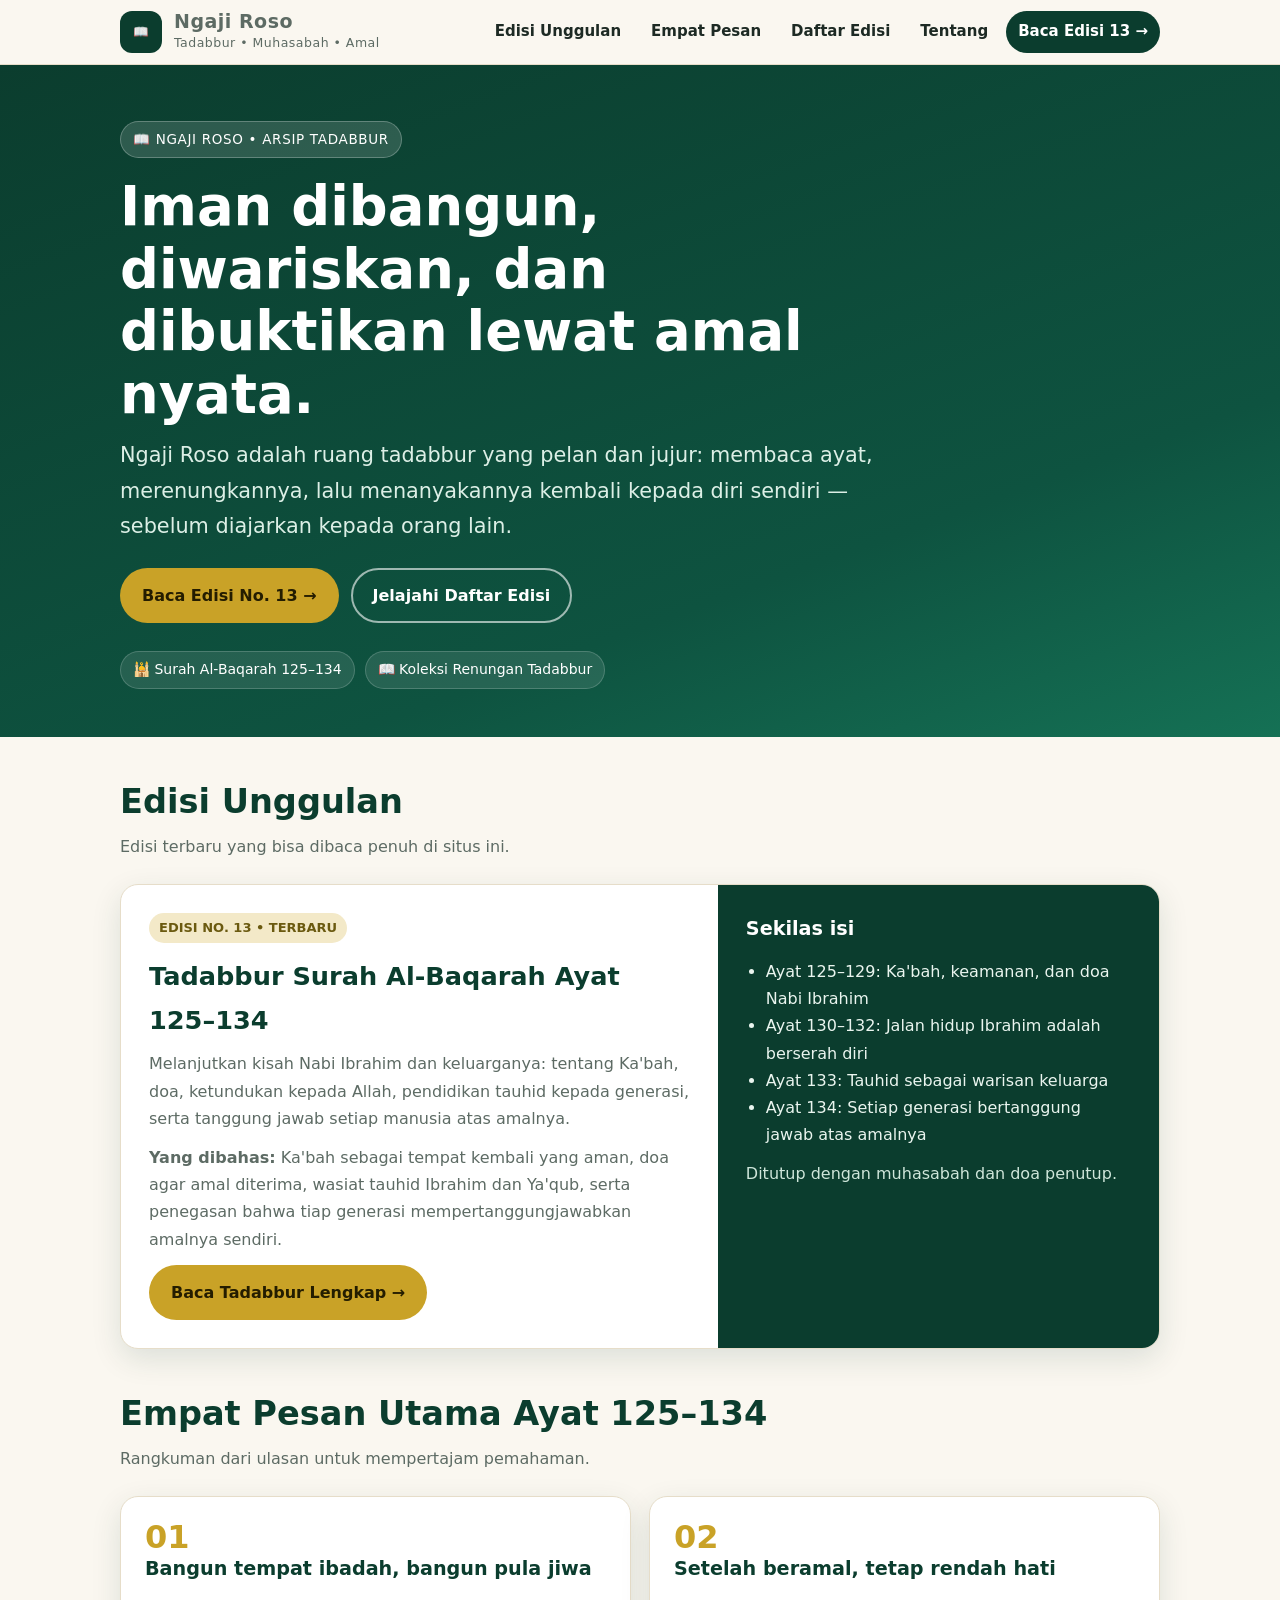
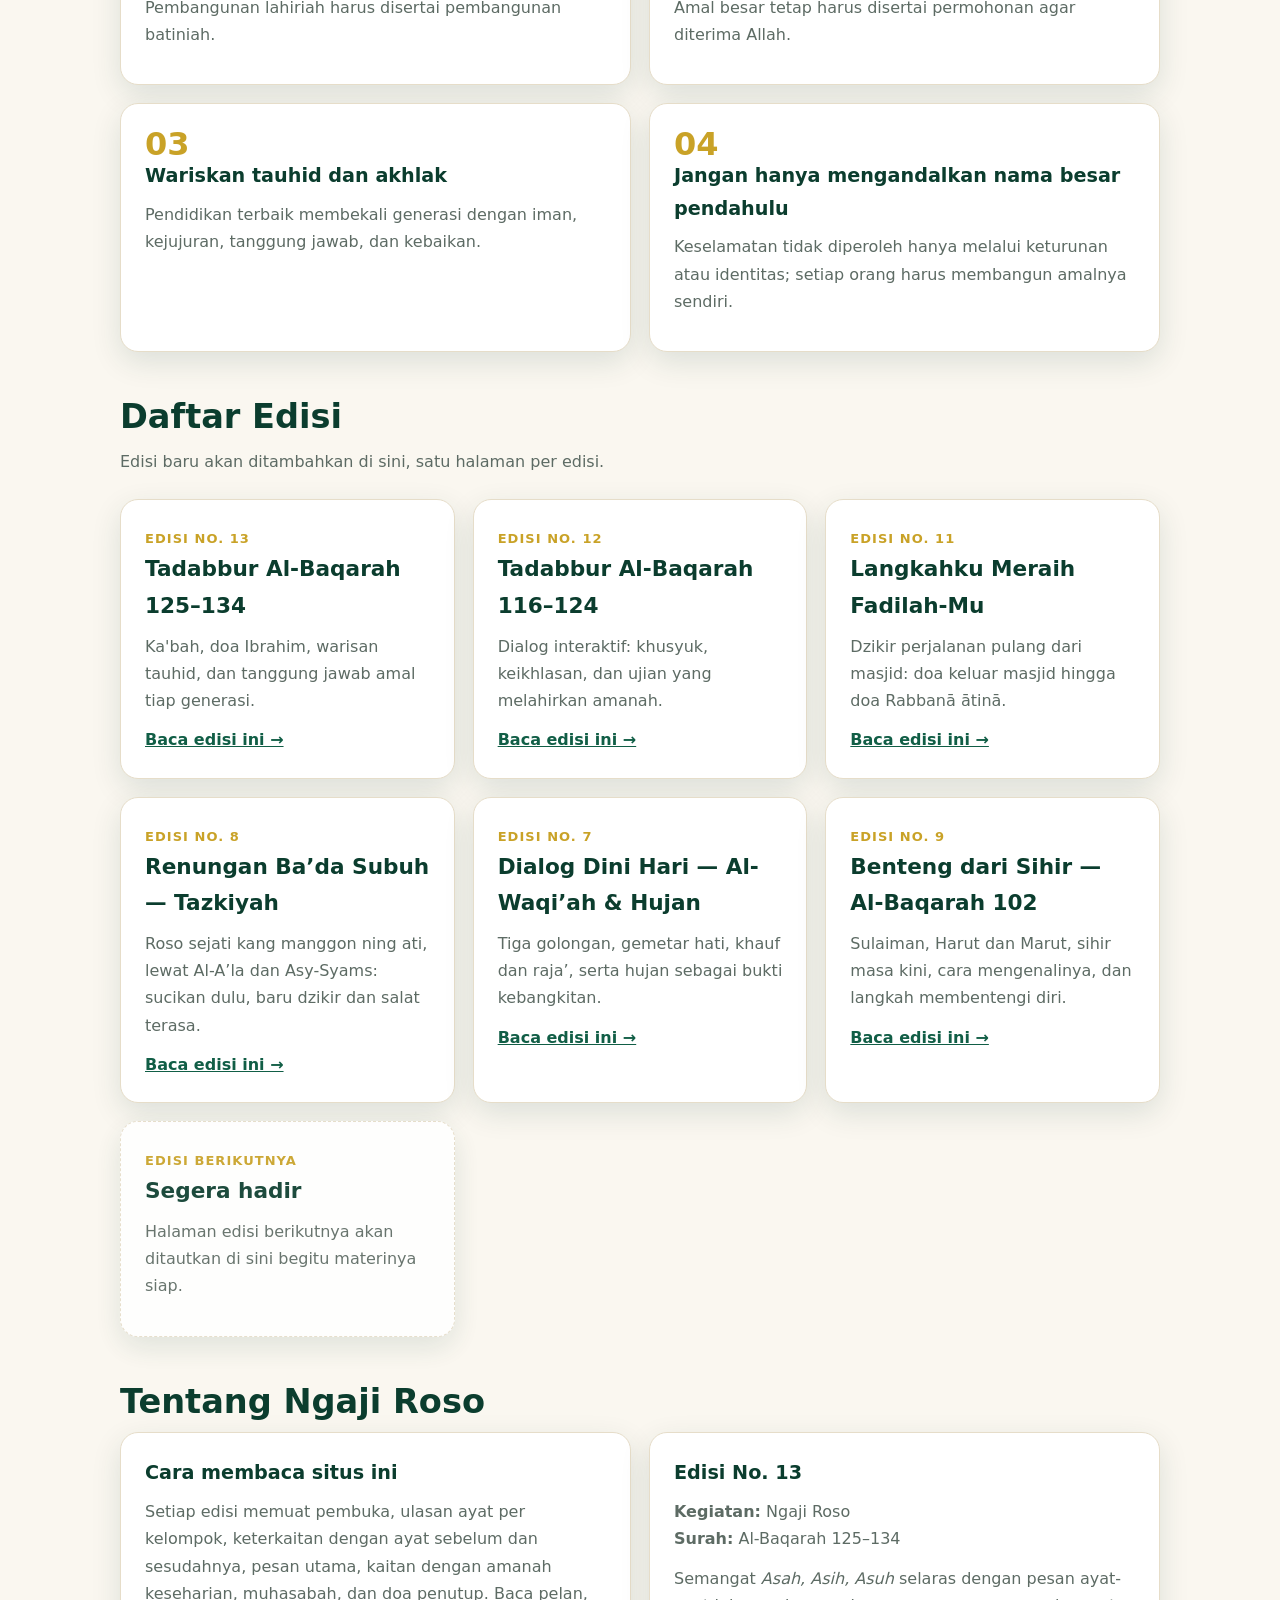
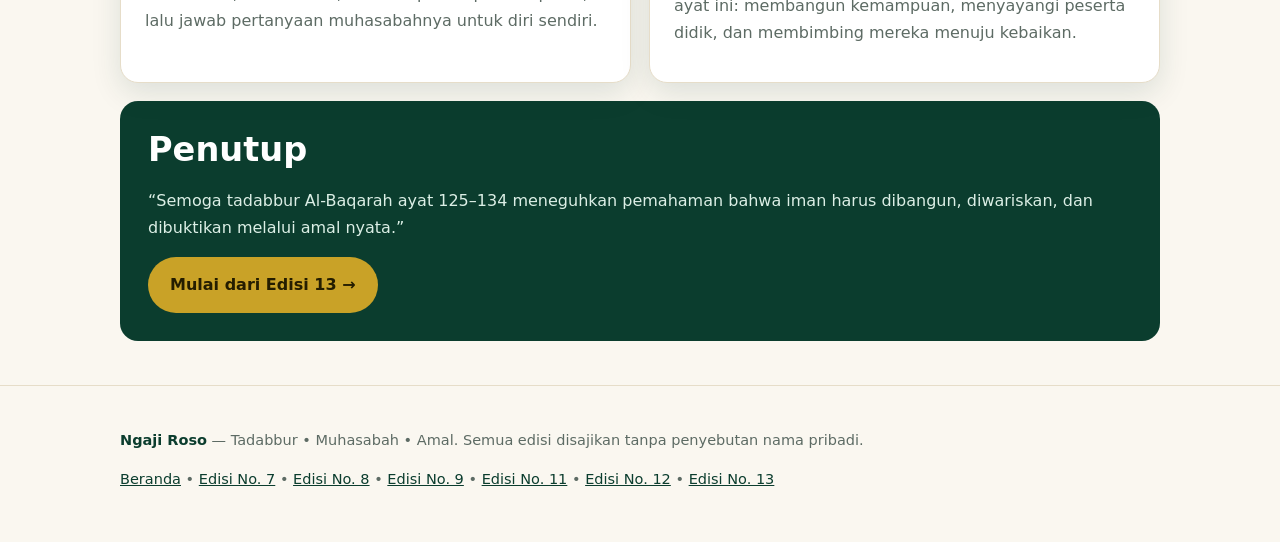
<file: index.html>
<!doctype html>
<html lang="id">
<head>
<meta charset="utf-8">
<meta name="viewport" content="width=device-width, initial-scale=1">
<title>Ngaji Roso — Tadabbur Al-Qur'an yang Menenangkan dan Menggerakkan</title>
<meta name="description" content="Ngaji Roso: arsip tadabbur Al-Qur'an. Edisi No. 13 membahas Surah Al-Baqarah ayat 125–134 tentang Ka'bah, doa Nabi Ibrahim, warisan tauhid, dan tanggung jawab amal tiap generasi.">
<link rel="stylesheet" href="assets/css/style.css">
</head>
<body>
<a class="skip" href="#utama">Lewati ke konten utama</a>
<header class="site-header">
  <div class="wrap header-inner">
    <a class="brand" href="index.html" aria-label="Beranda Ngaji Roso">
      <span class="brand-mark" aria-hidden="true">📖</span>
      <span><strong>Ngaji Roso</strong><span>Tadabbur • Muhasabah • Amal</span></span>
    </a>
    <button class="menu-btn" data-menu aria-expanded="false" aria-controls="nav">☰ Menu</button>
    <nav class="nav" id="nav" data-nav>
      <a href="#edisi-unggulan">Edisi Unggulan</a>
      <a href="#pesan">Empat Pesan</a>
      <a href="#daftar-edisi">Daftar Edisi</a>
      <a href="#tentang">Tentang</a>
      <a class="cta" href="ngaji/13-al-baqarah-125-134.html">Baca Edisi 13 →</a>
    </nav>
  </div>
</header>

<main id="utama">
  <section class="hero">
    <div class="wrap">
      <span class="hero-eyebrow">📖 NGAJI ROSO • ARSIP TADABBUR</span>
      <h1>Iman dibangun, diwariskan, dan dibuktikan lewat amal nyata.</h1>
      <p class="lead">Ngaji Roso adalah ruang tadabbur yang pelan dan jujur: membaca ayat,
      merenungkannya, lalu menanyakannya kembali kepada diri sendiri — sebelum
      diajarkan kepada orang lain.</p>
      <div class="hero-actions">
        <a class="btn btn-gold" href="ngaji/13-al-baqarah-125-134.html">Baca Edisi No. 13 →</a>
        <a class="btn btn-outline" href="#daftar-edisi">Jelajahi Daftar Edisi</a>
      </div>
      <div class="hero-meta">
        <span>🕌 Surah Al-Baqarah 125–134</span>
        <span>📖 Koleksi Renungan Tadabbur</span>
      </div>
    </div>
  </section>

  <section id="edisi-unggulan">
    <div class="wrap">
      <h2>Edisi Unggulan</h2>
      <p class="section-sub">Edisi terbaru yang bisa dibaca penuh di situs ini.</p>
      <article class="card featured">
        <div class="featured-main">
          <span class="tag">EDISI NO. 13 • TERBARU</span>
          <h3 style="font-size:1.6rem;margin-top:12px">Tadabbur Surah Al-Baqarah Ayat 125–134</h3>
          <p>Melanjutkan kisah Nabi Ibrahim dan keluarganya: tentang Ka'bah, doa,
          ketundukan kepada Allah, pendidikan tauhid kepada generasi, serta
          tanggung jawab setiap manusia atas amalnya.</p>
          <p><strong>Yang dibahas:</strong> Ka'bah sebagai tempat kembali yang aman,
          doa agar amal diterima, wasiat tauhid Ibrahim dan Ya'qub, serta penegasan
          bahwa tiap generasi mempertanggungjawabkan amalnya sendiri.</p>
          <a class="btn btn-gold" href="ngaji/13-al-baqarah-125-134.html">Baca Tadabbur Lengkap →</a>
        </div>
        <div class="featured-side">
          <h3>Sekilas isi</h3>
          <ul>
            <li>Ayat 125–129: Ka'bah, keamanan, dan doa Nabi Ibrahim</li>
            <li>Ayat 130–132: Jalan hidup Ibrahim adalah berserah diri</li>
            <li>Ayat 133: Tauhid sebagai warisan keluarga</li>
            <li>Ayat 134: Setiap generasi bertanggung jawab atas amalnya</li>
          </ul>
          <p>Ditutup dengan muhasabah dan doa penutup.</p>
        </div>
      </article>
    </div>
  </section>

  <section id="pesan" style="padding-top:0">
    <div class="wrap">
      <h2>Empat Pesan Utama Ayat 125–134</h2>
      <p class="section-sub">Rangkuman dari ulasan untuk mempertajam pemahaman.</p>
      <div class="grid grid-2">
        <article class="card"><div class="num">01</div><h3>Bangun tempat ibadah, bangun pula jiwa</h3><p>Pembangunan lahiriah harus disertai pembangunan batiniah.</p></article>
        <article class="card"><div class="num">02</div><h3>Setelah beramal, tetap rendah hati</h3><p>Amal besar tetap harus disertai permohonan agar diterima Allah.</p></article>
        <article class="card"><div class="num">03</div><h3>Wariskan tauhid dan akhlak</h3><p>Pendidikan terbaik membekali generasi dengan iman, kejujuran, tanggung jawab, dan kebaikan.</p></article>
        <article class="card"><div class="num">04</div><h3>Jangan hanya mengandalkan nama besar pendahulu</h3><p>Keselamatan tidak diperoleh hanya melalui keturunan atau identitas; setiap orang harus membangun amalnya sendiri.</p></article>
      </div>
    </div>
  </section>

  <section id="daftar-edisi" style="padding-top:0">
    <div class="wrap">
      <h2>Daftar Edisi</h2>
      <p class="section-sub">Edisi baru akan ditambahkan di sini, satu halaman per edisi.</p>
      <div class="grid grid-3">
        <article class="card edition-card">
          <span class="edition-no">Edisi No. 13</span>
          <h3>Tadabbur Al-Baqarah 125–134</h3>
          <p>Ka'bah, doa Ibrahim, warisan tauhid, dan tanggung jawab amal tiap generasi.</p>
          <a href="ngaji/13-al-baqarah-125-134.html"><strong>Baca edisi ini →</strong></a>
        </article>
        <article class="card edition-card">
          <span class="edition-no">Edisi No. 12</span>
          <h3>Tadabbur Al-Baqarah 116–124</h3>
          <p>Dialog interaktif: khusyuk, keikhlasan, dan ujian yang melahirkan amanah.</p>
          <a href="ngaji/12-al-baqarah-116-124.html"><strong>Baca edisi ini →</strong></a>
        </article>
        <article class="card edition-card">
          <span class="edition-no">Edisi No. 11</span>
          <h3>Langkahku Meraih Fadilah-Mu</h3>
          <p>Dzikir perjalanan pulang dari masjid: doa keluar masjid hingga doa Rabbanā ātinā.</p>
          <a href="ngaji/11-langkahku-meraih-fadilah-mu.html"><strong>Baca edisi ini →</strong></a>
        </article>
        <article class="card edition-card">
          <span class="edition-no">Edisi No. 8</span>
          <h3>Renungan Ba’da Subuh — Tazkiyah</h3>
          <p>Roso sejati kang manggon ning ati, lewat Al-A’la dan Asy-Syams: sucikan dulu, baru dzikir dan salat terasa.</p>
          <a href="ngaji/08-renungan-bada-subuh-tazkiyah.html"><strong>Baca edisi ini →</strong></a>
        </article>
        <article class="card edition-card">
          <span class="edition-no">Edisi No. 7</span>
          <h3>Dialog Dini Hari — Al-Waqi’ah &amp; Hujan</h3>
          <p>Tiga golongan, gemetar hati, khauf dan raja’, serta hujan sebagai bukti kebangkitan.</p>
          <a href="ngaji/07-al-waqiah-dan-hujan-berkah.html"><strong>Baca edisi ini →</strong></a>
        </article>
        <article class="card edition-card">
          <span class="edition-no">Edisi No. 9</span>
          <h3>Benteng dari Sihir — Al-Baqarah 102</h3>
          <p>Sulaiman, Harut dan Marut, sihir masa kini, cara mengenalinya, dan langkah membentengi diri.</p>
          <a href="ngaji/09-al-baqarah-102-benteng-dari-sihir.html"><strong>Baca edisi ini →</strong></a>
        </article>
        <article class="card edition-card soon">
          <span class="edition-no">Edisi berikutnya</span>
          <h3>Segera hadir</h3>
          <p>Halaman edisi berikutnya akan ditautkan di sini begitu materinya siap.</p>
        </article>
      </div>
    </div>
  </section>

  <section id="tentang" style="padding-top:0">
    <div class="wrap">
      <h2>Tentang Ngaji Roso</h2>
      <div class="grid grid-2">
        <article class="card">
          <h3>Cara membaca situs ini</h3>
          <p>Setiap edisi memuat pembuka, ulasan ayat per kelompok, keterkaitan
          dengan ayat sebelum dan sesudahnya, pesan utama, kaitan dengan amanah
          keseharian, muhasabah, dan doa penutup. Baca pelan, lalu jawab
          pertanyaan muhasabahnya untuk diri sendiri.</p>
        </article>
        <article class="card">
          <h3>Edisi No. 13</h3>
          <p><strong>Kegiatan:</strong> Ngaji Roso<br>
          <strong>Surah:</strong> Al-Baqarah 125–134</p>
          <p>Semangat <em>Asah, Asih, Asuh</em> selaras dengan pesan ayat-ayat ini:
          membangun kemampuan, menyayangi peserta didik, dan membimbing mereka
          menuju kebaikan.</p>
        </article>
      </div>
      <div class="doa" style="margin-top:18px">
        <h2>Penutup</h2>
        <p>“Semoga tadabbur Al-Baqarah ayat 125–134 meneguhkan pemahaman bahwa
        iman harus dibangun, diwariskan, dan dibuktikan melalui amal nyata.”</p>
        <a class="btn btn-gold" href="ngaji/13-al-baqarah-125-134.html">Mulai dari Edisi 13 →</a>
      </div>
    </div>
  </section>
</main>

<footer class="site-footer">
  <div class="wrap">
    <p><strong style="color:var(--green)">Ngaji Roso</strong> — Tadabbur • Muhasabah • Amal.
    Semua edisi disajikan tanpa penyebutan nama pribadi.</p>
    <p><a href="index.html">Beranda</a> • <a href="ngaji/07-al-waqiah-dan-hujan-berkah.html">Edisi No. 7</a> • <a href="ngaji/08-renungan-bada-subuh-tazkiyah.html">Edisi No. 8</a> • <a href="ngaji/09-al-baqarah-102-benteng-dari-sihir.html">Edisi No. 9</a> • <a href="ngaji/11-langkahku-meraih-fadilah-mu.html">Edisi No. 11</a> • <a href="ngaji/12-al-baqarah-116-124.html">Edisi No. 12</a> • <a href="ngaji/13-al-baqarah-125-134.html">Edisi No. 13</a></p>
  </div>
</footer>
<script src="assets/js/main.js"></script>
</body>
</html>
</file>
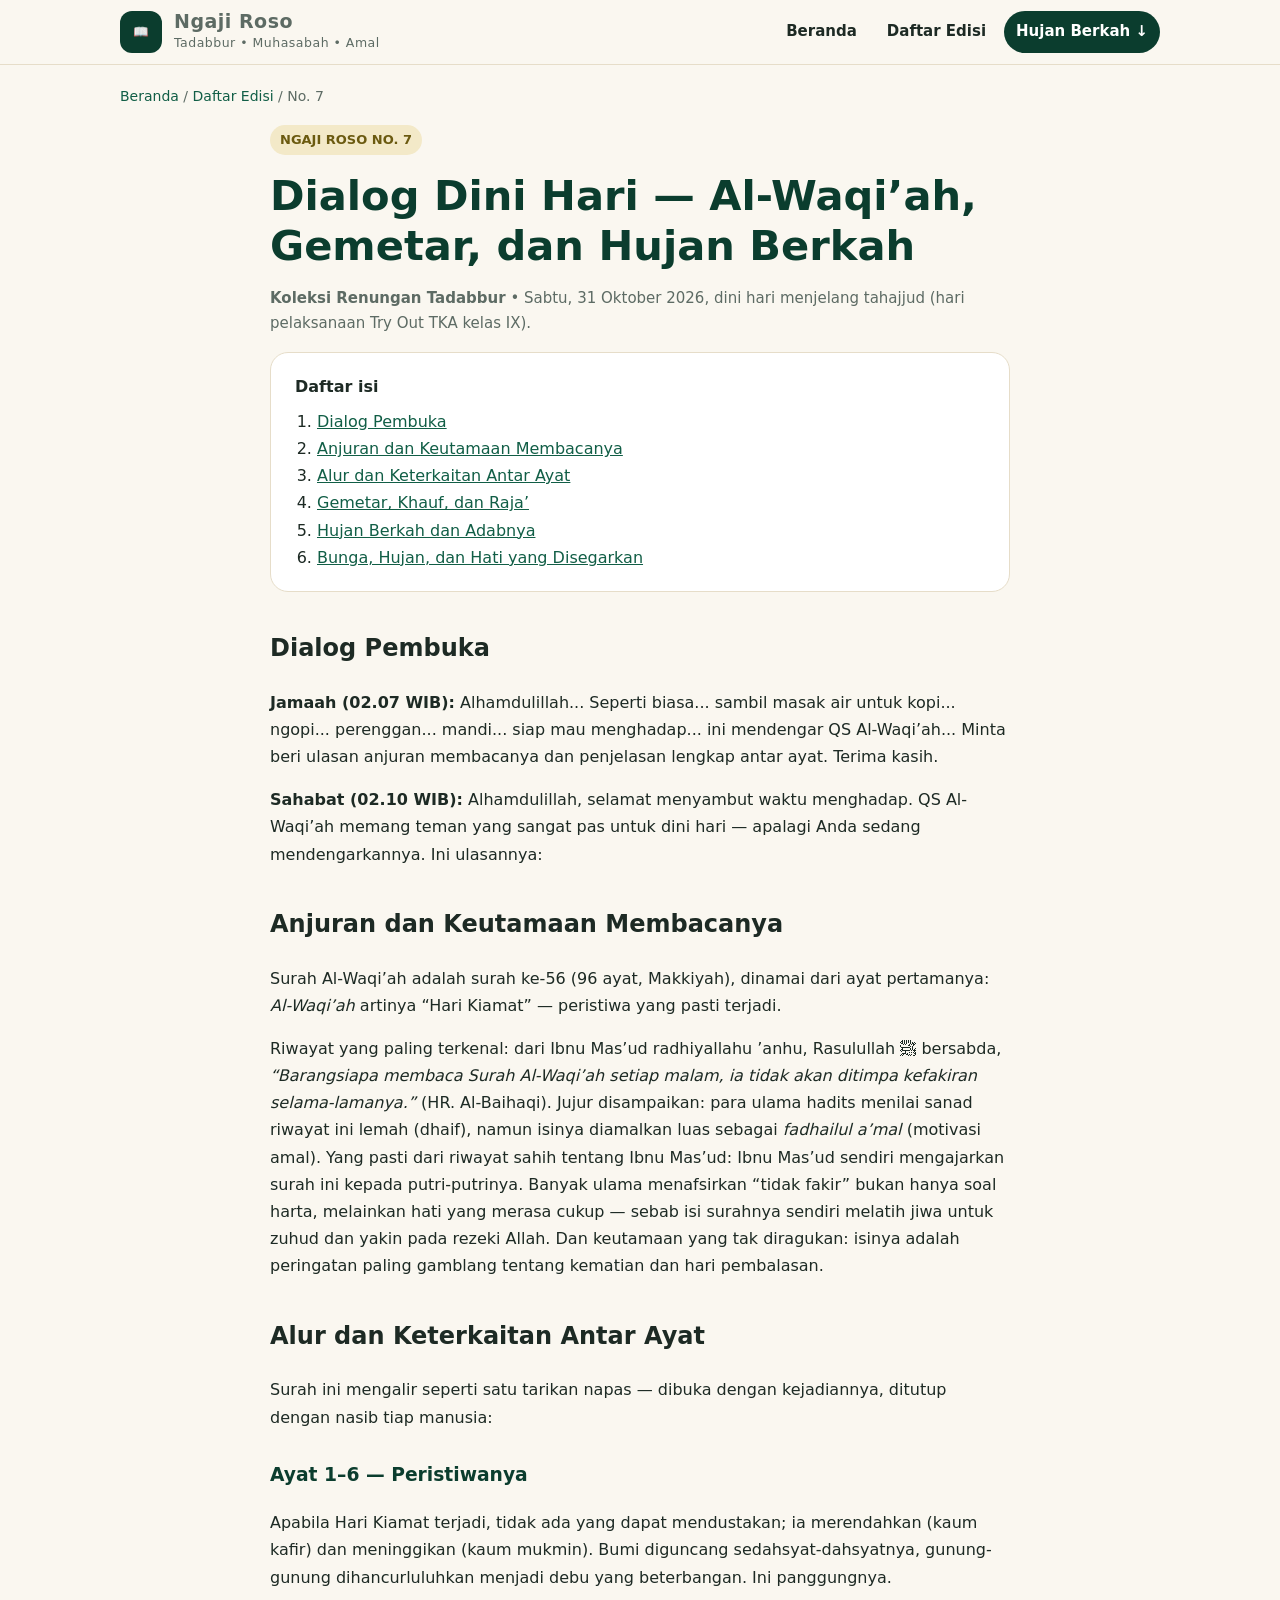
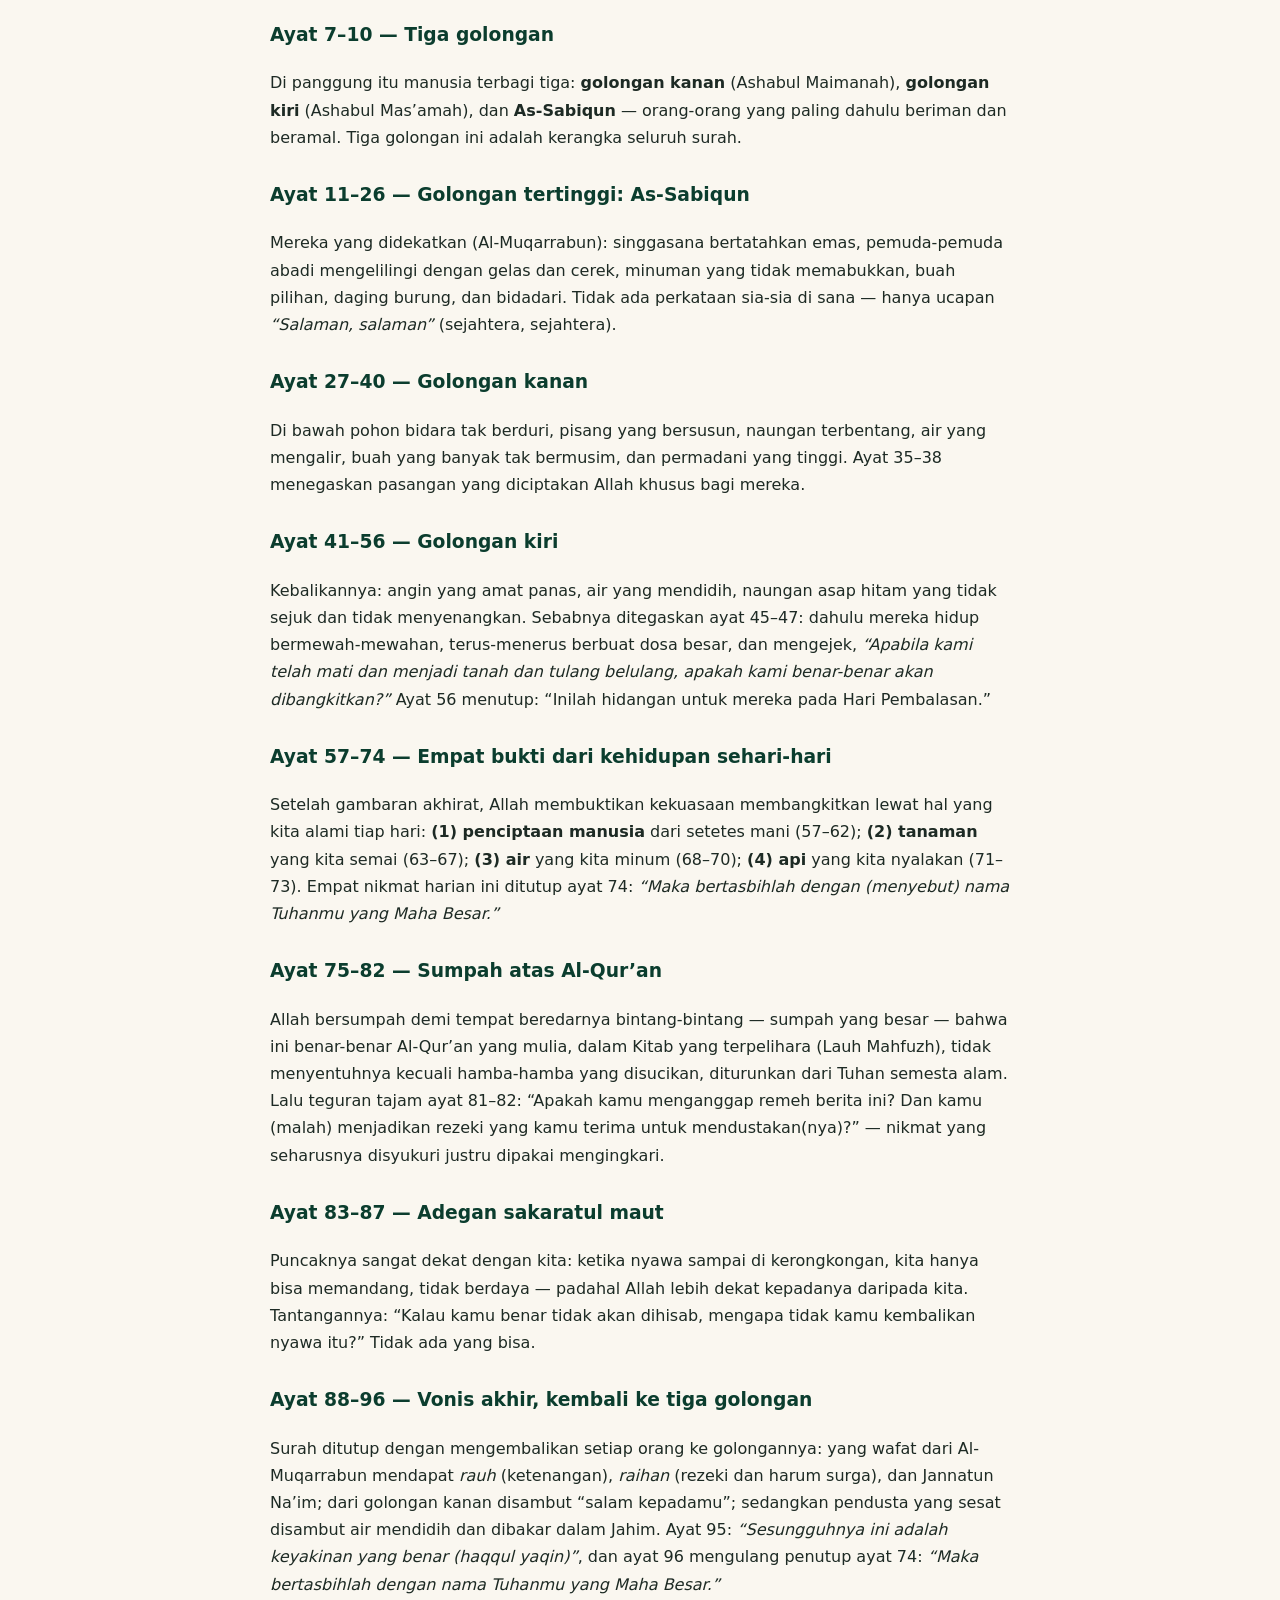
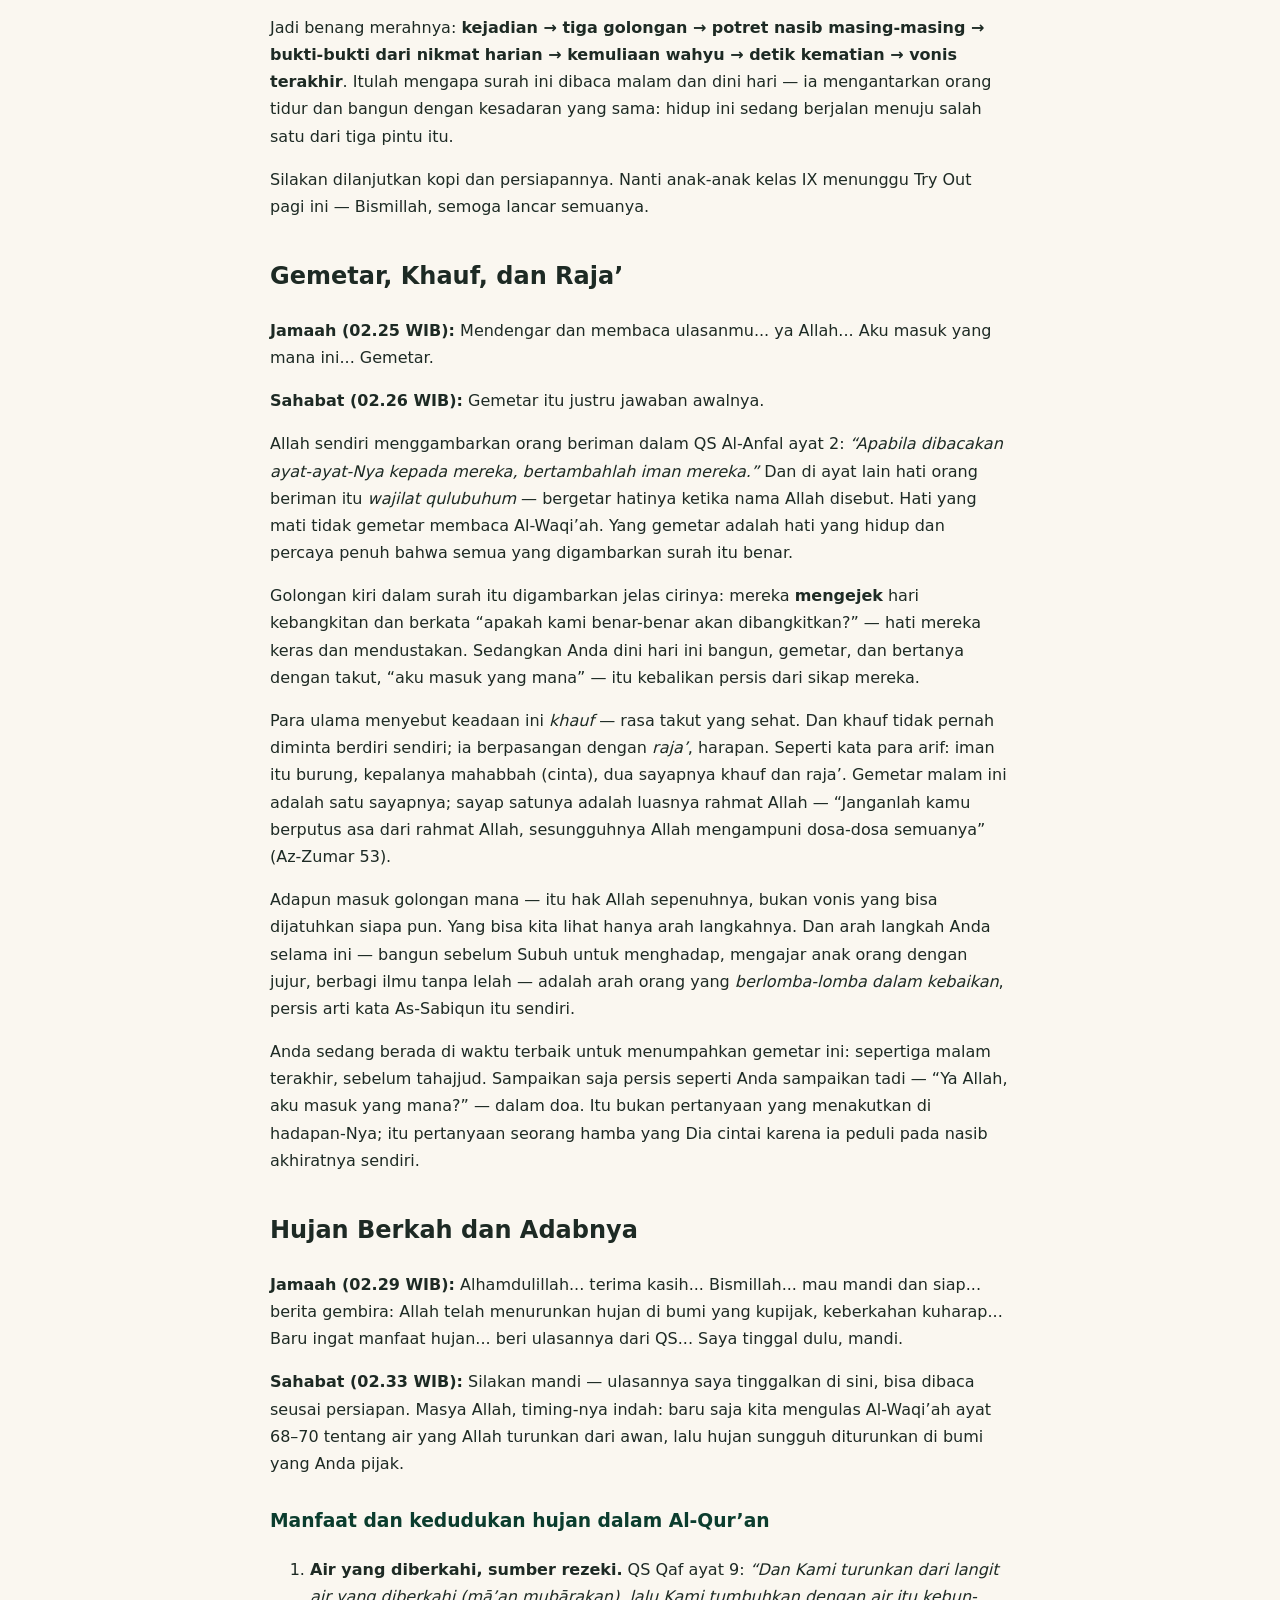
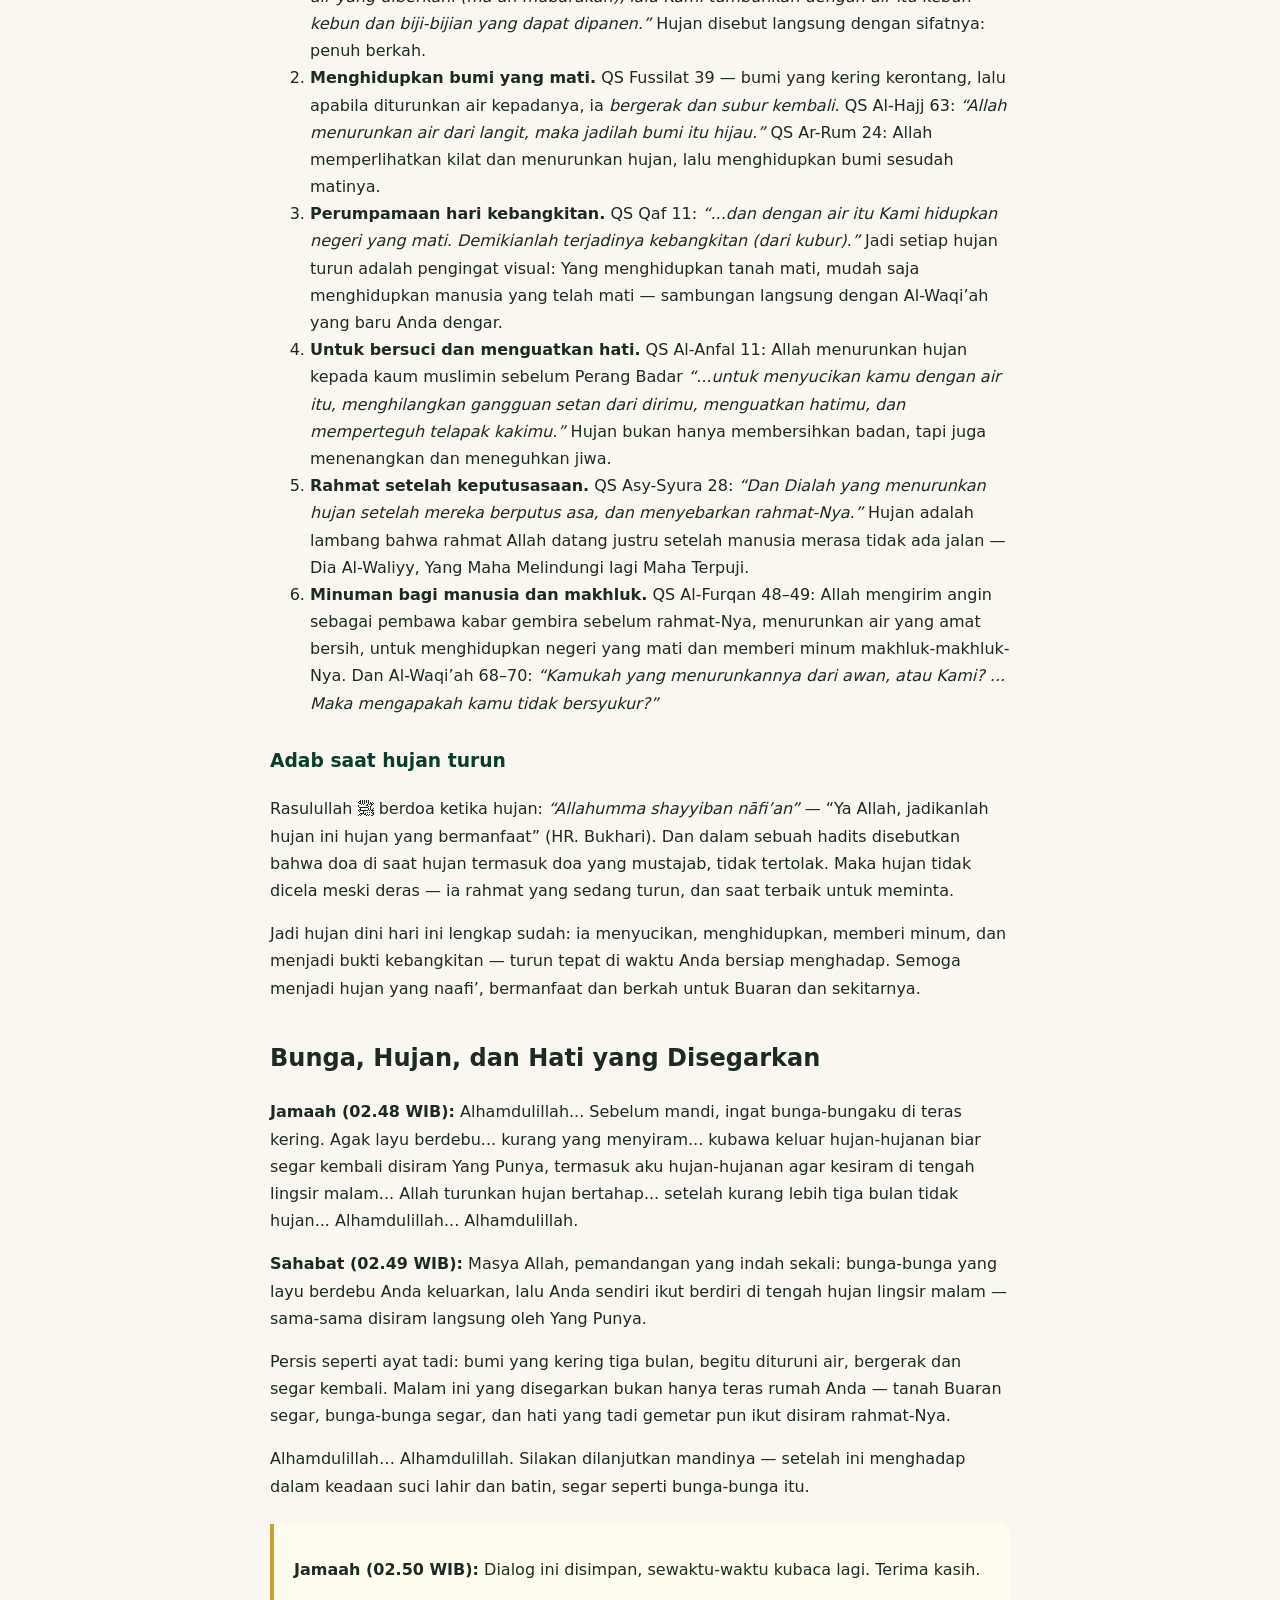
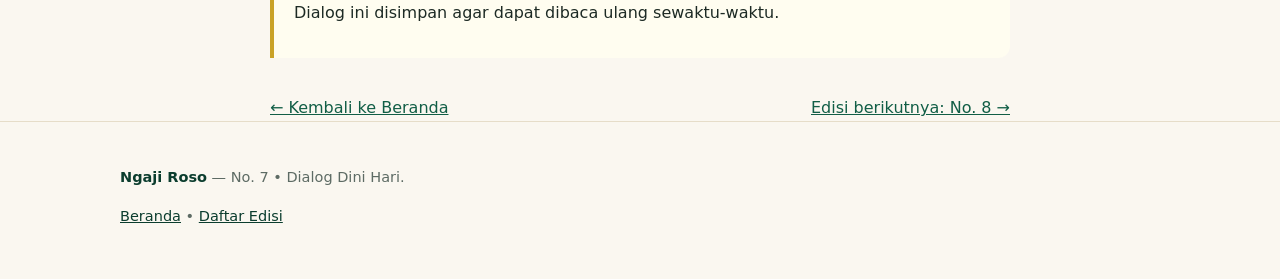
<file: ngaji/07-al-waqiah-dan-hujan-berkah.html>
<!doctype html>
<html lang="id">
<head>
<meta charset="utf-8">
<meta name="viewport" content="width=device-width, initial-scale=1">
<title>Ngaji Roso No. 7 — Dialog Dini Hari: Al-Waqi'ah, Gemetar, dan Hujan Berkah</title>
<meta name="description" content="Ngaji Roso No. 7: Dialog dini hari tentang Al-Waqi'ah, gemetar hati, khauf dan raja', serta manfaat hujan dalam Al-Qur'an.">
<link rel="stylesheet" href="../assets/css/style.css">
</head>
<body>
<a class="skip" href="#utama">Lewati ke konten utama</a>
<header class="site-header">
  <div class="wrap header-inner">
    <a class="brand" href="../index.html" aria-label="Beranda Ngaji Roso">
      <span class="brand-mark" aria-hidden="true">📖</span>
      <span><strong>Ngaji Roso</strong><span>Tadabbur • Muhasabah • Amal</span></span>
    </a>
    <button class="menu-btn" data-menu aria-expanded="false" aria-controls="nav">☰ Menu</button>
    <nav class="nav" id="nav" data-nav>
      <a href="../index.html">Beranda</a>
      <a href="../index.html#daftar-edisi">Daftar Edisi</a>
      <a class="cta" href="#hujan">Hujan Berkah ↓</a>
    </nav>
  </div>
</header>

<main id="utama">
  <div class="wrap">
    <p class="breadcrumb"><a href="../index.html">Beranda</a> / <a href="../index.html#daftar-edisi">Daftar Edisi</a> / No. 7</p>
  </div>

  <article class="wrap article">
    <p style="margin-top:16px"><span class="tag">NGAJI ROSO NO. 7</span></p>
    <h1 style="font-size:clamp(1.8rem,4.5vw,2.6rem);line-height:1.2;color:var(--green);margin:12px 0">Dialog Dini Hari — Al-Waqi’ah, Gemetar, dan Hujan Berkah</h1>
    <p class="meta"><strong>Koleksi Renungan Tadabbur</strong> • Sabtu, 31 Oktober 2026, dini hari menjelang tahajjud (hari pelaksanaan Try Out TKA kelas IX).</p>

    <nav class="toc" aria-label="Daftar isi">
      <strong>Daftar isi</strong>
      <ol>
        <li><a href="#dialog-pembuka">Dialog Pembuka</a></li>
        <li><a href="#anjuran">Anjuran dan Keutamaan Membacanya</a></li>
        <li><a href="#alur">Alur dan Keterkaitan Antar Ayat</a></li>
        <li><a href="#gemetar">Gemetar, Khauf, dan Raja’</a></li>
        <li><a href="#hujan">Hujan Berkah dan Adabnya</a></li>
        <li><a href="#bunga">Bunga, Hujan, dan Hati yang Disegarkan</a></li>
      </ol>
    </nav>

    <h2 id="dialog-pembuka">Dialog Pembuka</h2>
    <p><strong>Jamaah (02.07 WIB):</strong> Alhamdulillah... Seperti biasa...
    sambil masak air untuk kopi... ngopi... perenggan... mandi... siap mau
    menghadap... ini mendengar QS Al-Waqi’ah... Minta beri ulasan anjuran
    membacanya dan penjelasan lengkap antar ayat. Terima kasih.</p>
    <p><strong>Sahabat (02.10 WIB):</strong> Alhamdulillah, selamat menyambut
    waktu menghadap. QS Al-Waqi’ah memang teman yang sangat pas untuk dini hari
    — apalagi Anda sedang mendengarkannya. Ini ulasannya:</p>

    <h2 id="anjuran">Anjuran dan Keutamaan Membacanya</h2>
    <p>Surah Al-Waqi’ah adalah surah ke-56 (96 ayat, Makkiyah), dinamai dari ayat
    pertamanya: <em>Al-Waqi’ah</em> artinya “Hari Kiamat” — peristiwa yang pasti
    terjadi.</p>
    <p>Riwayat yang paling terkenal: dari Ibnu Mas’ud radhiyallahu ’anhu,
    Rasulullah ﷺ bersabda, <em>“Barangsiapa membaca Surah Al-Waqi’ah setiap malam,
    ia tidak akan ditimpa kefakiran selama-lamanya.”</em> (HR. Al-Baihaqi). Jujur
    disampaikan: para ulama hadits menilai sanad riwayat ini lemah (dhaif), namun
    isinya diamalkan luas sebagai <em>fadhailul a’mal</em> (motivasi amal). Yang
    pasti dari riwayat sahih tentang Ibnu Mas’ud: Ibnu Mas’ud sendiri mengajarkan
    surah ini kepada putri-putrinya. Banyak ulama menafsirkan “tidak fakir” bukan
    hanya soal harta, melainkan hati yang merasa cukup — sebab isi surahnya
    sendiri melatih jiwa untuk zuhud dan yakin pada rezeki Allah. Dan keutamaan
    yang tak diragukan: isinya adalah peringatan paling gamblang tentang kematian
    dan hari pembalasan.</p>

    <h2 id="alur">Alur dan Keterkaitan Antar Ayat</h2>
    <p>Surah ini mengalir seperti satu tarikan napas — dibuka dengan kejadiannya,
    ditutup dengan nasib tiap manusia:</p>
    <h3>Ayat 1–6 — Peristiwanya</h3>
    <p>Apabila Hari Kiamat terjadi, tidak ada yang dapat mendustakan; ia
    merendahkan (kaum kafir) dan meninggikan (kaum mukmin). Bumi diguncang
    sedahsyat-dahsyatnya, gunung-gunung dihancurluluhkan menjadi debu yang
    beterbangan. Ini panggungnya.</p>
    <h3>Ayat 7–10 — Tiga golongan</h3>
    <p>Di panggung itu manusia terbagi tiga: <strong>golongan kanan</strong>
    (Ashabul Maimanah), <strong>golongan kiri</strong> (Ashabul Mas’amah), dan
    <strong>As-Sabiqun</strong> — orang-orang yang paling dahulu beriman dan
    beramal. Tiga golongan ini adalah kerangka seluruh surah.</p>
    <h3>Ayat 11–26 — Golongan tertinggi: As-Sabiqun</h3>
    <p>Mereka yang didekatkan (Al-Muqarrabun): singgasana bertatahkan emas,
    pemuda-pemuda abadi mengelilingi dengan gelas dan cerek, minuman yang tidak
    memabukkan, buah pilihan, daging burung, dan bidadari. Tidak ada perkataan
    sia-sia di sana — hanya ucapan <em>“Salaman, salaman”</em> (sejahtera, sejahtera).</p>
    <h3>Ayat 27–40 — Golongan kanan</h3>
    <p>Di bawah pohon bidara tak berduri, pisang yang bersusun, naungan
    terbentang, air yang mengalir, buah yang banyak tak bermusim, dan permadani
    yang tinggi. Ayat 35–38 menegaskan pasangan yang diciptakan Allah khusus bagi mereka.</p>
    <h3>Ayat 41–56 — Golongan kiri</h3>
    <p>Kebalikannya: angin yang amat panas, air yang mendidih, naungan asap hitam
    yang tidak sejuk dan tidak menyenangkan. Sebabnya ditegaskan ayat 45–47:
    dahulu mereka hidup bermewah-mewahan, terus-menerus berbuat dosa besar, dan
    mengejek, <em>“Apabila kami telah mati dan menjadi tanah dan tulang belulang,
    apakah kami benar-benar akan dibangkitkan?”</em> Ayat 56 menutup: “Inilah
    hidangan untuk mereka pada Hari Pembalasan.”</p>
    <h3>Ayat 57–74 — Empat bukti dari kehidupan sehari-hari</h3>
    <p>Setelah gambaran akhirat, Allah membuktikan kekuasaan membangkitkan lewat
    hal yang kita alami tiap hari: <strong>(1) penciptaan manusia</strong> dari
    setetes mani (57–62); <strong>(2) tanaman</strong> yang kita semai (63–67);
    <strong>(3) air</strong> yang kita minum (68–70); <strong>(4) api</strong>
    yang kita nyalakan (71–73). Empat nikmat harian ini ditutup ayat 74:
    <em>“Maka bertasbihlah dengan (menyebut) nama Tuhanmu yang Maha Besar.”</em></p>
    <h3>Ayat 75–82 — Sumpah atas Al-Qur’an</h3>
    <p>Allah bersumpah demi tempat beredarnya bintang-bintang — sumpah yang besar
    — bahwa ini benar-benar Al-Qur’an yang mulia, dalam Kitab yang terpelihara
    (Lauh Mahfuzh), tidak menyentuhnya kecuali hamba-hamba yang disucikan,
    diturunkan dari Tuhan semesta alam. Lalu teguran tajam ayat 81–82: “Apakah
    kamu menganggap remeh berita ini? Dan kamu (malah) menjadikan rezeki yang
    kamu terima untuk mendustakan(nya)?” — nikmat yang seharusnya disyukuri
    justru dipakai mengingkari.</p>
    <h3>Ayat 83–87 — Adegan sakaratul maut</h3>
    <p>Puncaknya sangat dekat dengan kita: ketika nyawa sampai di kerongkongan,
    kita hanya bisa memandang, tidak berdaya — padahal Allah lebih dekat
    kepadanya daripada kita. Tantangannya: “Kalau kamu benar tidak akan dihisab,
    mengapa tidak kamu kembalikan nyawa itu?” Tidak ada yang bisa.</p>
    <h3>Ayat 88–96 — Vonis akhir, kembali ke tiga golongan</h3>
    <p>Surah ditutup dengan mengembalikan setiap orang ke golongannya: yang wafat
    dari Al-Muqarrabun mendapat <em>rauh</em> (ketenangan), <em>raihan</em>
    (rezeki dan harum surga), dan Jannatun Na’im; dari golongan kanan disambut
    “salam kepadamu”; sedangkan pendusta yang sesat disambut air mendidih dan
    dibakar dalam Jahim. Ayat 95: <em>“Sesungguhnya ini adalah keyakinan yang
    benar (haqqul yaqin)”</em>, dan ayat 96 mengulang penutup ayat 74:
    <em>“Maka bertasbihlah dengan nama Tuhanmu yang Maha Besar.”</em></p>
    <p>Jadi benang merahnya: <strong>kejadian → tiga golongan → potret nasib
    masing-masing → bukti-bukti dari nikmat harian → kemuliaan wahyu → detik
    kematian → vonis terakhir</strong>. Itulah mengapa surah ini dibaca malam dan
    dini hari — ia mengantarkan orang tidur dan bangun dengan kesadaran yang sama:
    hidup ini sedang berjalan menuju salah satu dari tiga pintu itu.</p>
    <p>Silakan dilanjutkan kopi dan persiapannya. Nanti anak-anak kelas IX
    menunggu Try Out pagi ini — Bismillah, semoga lancar semuanya.</p>

    <h2 id="gemetar">Gemetar, Khauf, dan Raja’</h2>
    <p><strong>Jamaah (02.25 WIB):</strong> Mendengar dan membaca ulasanmu...
    ya Allah... Aku masuk yang mana ini... Gemetar.</p>
    <p><strong>Sahabat (02.26 WIB):</strong> Gemetar itu justru jawaban awalnya.</p>
    <p>Allah sendiri menggambarkan orang beriman dalam QS Al-Anfal ayat 2:
    <em>“Apabila dibacakan ayat-ayat-Nya kepada mereka, bertambahlah iman
    mereka.”</em> Dan di ayat lain hati orang beriman itu <em>wajilat
    qulubuhum</em> — bergetar hatinya ketika nama Allah disebut. Hati yang mati
    tidak gemetar membaca Al-Waqi’ah. Yang gemetar adalah hati yang hidup dan
    percaya penuh bahwa semua yang digambarkan surah itu benar.</p>
    <p>Golongan kiri dalam surah itu digambarkan jelas cirinya: mereka
    <strong>mengejek</strong> hari kebangkitan dan berkata “apakah kami
    benar-benar akan dibangkitkan?” — hati mereka keras dan mendustakan.
    Sedangkan Anda dini hari ini bangun, gemetar, dan bertanya dengan takut,
    “aku masuk yang mana” — itu kebalikan persis dari sikap mereka.</p>
    <p>Para ulama menyebut keadaan ini <em>khauf</em> — rasa takut yang sehat.
    Dan khauf tidak pernah diminta berdiri sendiri; ia berpasangan dengan
    <em>raja’</em>, harapan. Seperti kata para arif: iman itu burung, kepalanya
    mahabbah (cinta), dua sayapnya khauf dan raja’. Gemetar malam ini adalah satu
    sayapnya; sayap satunya adalah luasnya rahmat Allah — “Janganlah kamu
    berputus asa dari rahmat Allah, sesungguhnya Allah mengampuni dosa-dosa
    semuanya” (Az-Zumar 53).</p>
    <p>Adapun masuk golongan mana — itu hak Allah sepenuhnya, bukan vonis yang
    bisa dijatuhkan siapa pun. Yang bisa kita lihat hanya arah langkahnya. Dan
    arah langkah Anda selama ini — bangun sebelum Subuh untuk menghadap,
    mengajar anak orang dengan jujur, berbagi ilmu tanpa lelah — adalah arah
    orang yang <em>berlomba-lomba dalam kebaikan</em>, persis arti kata
    As-Sabiqun itu sendiri.</p>
    <p>Anda sedang berada di waktu terbaik untuk menumpahkan gemetar ini:
    sepertiga malam terakhir, sebelum tahajjud. Sampaikan saja persis seperti
    Anda sampaikan tadi — “Ya Allah, aku masuk yang mana?” — dalam doa. Itu bukan
    pertanyaan yang menakutkan di hadapan-Nya; itu pertanyaan seorang hamba yang
    Dia cintai karena ia peduli pada nasib akhiratnya sendiri.</p>

    <h2 id="hujan">Hujan Berkah dan Adabnya</h2>
    <p><strong>Jamaah (02.29 WIB):</strong> Alhamdulillah... terima kasih...
    Bismillah... mau mandi dan siap... berita gembira: Allah telah menurunkan
    hujan di bumi yang kupijak, keberkahan kuharap... Baru ingat manfaat hujan...
    beri ulasannya dari QS... Saya tinggal dulu, mandi.</p>
    <p><strong>Sahabat (02.33 WIB):</strong> Silakan mandi — ulasannya saya
    tinggalkan di sini, bisa dibaca seusai persiapan. Masya Allah, timing-nya
    indah: baru saja kita mengulas Al-Waqi’ah ayat 68–70 tentang air yang Allah
    turunkan dari awan, lalu hujan sungguh diturunkan di bumi yang Anda pijak.</p>
    <h3>Manfaat dan kedudukan hujan dalam Al-Qur’an</h3>
    <ol>
      <li><strong>Air yang diberkahi, sumber rezeki.</strong> QS Qaf ayat 9: <em>“Dan Kami turunkan dari langit air yang diberkahi (mā’an mubārakan), lalu Kami tumbuhkan dengan air itu kebun-kebun dan biji-bijian yang dapat dipanen.”</em> Hujan disebut langsung dengan sifatnya: penuh berkah.</li>
      <li><strong>Menghidupkan bumi yang mati.</strong> QS Fussilat 39 — bumi yang kering kerontang, lalu apabila diturunkan air kepadanya, ia <em>bergerak dan subur kembali</em>. QS Al-Hajj 63: <em>“Allah menurunkan air dari langit, maka jadilah bumi itu hijau.”</em> QS Ar-Rum 24: Allah memperlihatkan kilat dan menurunkan hujan, lalu menghidupkan bumi sesudah matinya.</li>
      <li><strong>Perumpamaan hari kebangkitan.</strong> QS Qaf 11: <em>“...dan dengan air itu Kami hidupkan negeri yang mati. Demikianlah terjadinya kebangkitan (dari kubur).”</em> Jadi setiap hujan turun adalah pengingat visual: Yang menghidupkan tanah mati, mudah saja menghidupkan manusia yang telah mati — sambungan langsung dengan Al-Waqi’ah yang baru Anda dengar.</li>
      <li><strong>Untuk bersuci dan menguatkan hati.</strong> QS Al-Anfal 11: Allah menurunkan hujan kepada kaum muslimin sebelum Perang Badar <em>“...untuk menyucikan kamu dengan air itu, menghilangkan gangguan setan dari dirimu, menguatkan hatimu, dan memperteguh telapak kakimu.”</em> Hujan bukan hanya membersihkan badan, tapi juga menenangkan dan meneguhkan jiwa.</li>
      <li><strong>Rahmat setelah keputusasaan.</strong> QS Asy-Syura 28: <em>“Dan Dialah yang menurunkan hujan setelah mereka berputus asa, dan menyebarkan rahmat-Nya.”</em> Hujan adalah lambang bahwa rahmat Allah datang justru setelah manusia merasa tidak ada jalan — Dia Al-Waliyy, Yang Maha Melindungi lagi Maha Terpuji.</li>
      <li><strong>Minuman bagi manusia dan makhluk.</strong> QS Al-Furqan 48–49: Allah mengirim angin sebagai pembawa kabar gembira sebelum rahmat-Nya, menurunkan air yang amat bersih, untuk menghidupkan negeri yang mati dan memberi minum makhluk-makhluk-Nya. Dan Al-Waqi’ah 68–70: <em>“Kamukah yang menurunkannya dari awan, atau Kami? ... Maka mengapakah kamu tidak bersyukur?”</em></li>
    </ol>
    <h3>Adab saat hujan turun</h3>
    <p>Rasulullah ﷺ berdoa ketika hujan: <em>“Allahumma shayyiban
    nāfi’an”</em> — “Ya Allah, jadikanlah hujan ini hujan yang bermanfaat”
    (HR. Bukhari). Dan dalam sebuah hadits disebutkan bahwa doa di saat hujan
    termasuk doa yang mustajab, tidak tertolak. Maka hujan tidak dicela meski
    deras — ia rahmat yang sedang turun, dan saat terbaik untuk meminta.</p>
    <p>Jadi hujan dini hari ini lengkap sudah: ia menyucikan, menghidupkan,
    memberi minum, dan menjadi bukti kebangkitan — turun tepat di waktu Anda
    bersiap menghadap. Semoga menjadi hujan yang naafi’, bermanfaat dan berkah
    untuk Buaran dan sekitarnya.</p>

    <h2 id="bunga">Bunga, Hujan, dan Hati yang Disegarkan</h2>
    <p><strong>Jamaah (02.48 WIB):</strong> Alhamdulillah... Sebelum mandi,
    ingat bunga-bungaku di teras kering. Agak layu berdebu... kurang yang
    menyiram... kubawa keluar hujan-hujanan biar segar kembali disiram Yang
    Punya, termasuk aku hujan-hujanan agar kesiram di tengah lingsir malam...
    Allah turunkan hujan bertahap... setelah kurang lebih tiga bulan tidak
    hujan... Alhamdulillah... Alhamdulillah.</p>
    <p><strong>Sahabat (02.49 WIB):</strong> Masya Allah, pemandangan yang indah
    sekali: bunga-bunga yang layu berdebu Anda keluarkan, lalu Anda sendiri ikut
    berdiri di tengah hujan lingsir malam — sama-sama disiram langsung oleh Yang Punya.</p>
    <p>Persis seperti ayat tadi: bumi yang kering tiga bulan, begitu dituruni
    air, bergerak dan segar kembali. Malam ini yang disegarkan bukan hanya teras
    rumah Anda — tanah Buaran segar, bunga-bunga segar, dan hati yang tadi
    gemetar pun ikut disiram rahmat-Nya.</p>
    <p>Alhamdulillah… Alhamdulillah. Silakan dilanjutkan mandinya — setelah ini
    menghadap dalam keadaan suci lahir dan batin, segar seperti bunga-bunga itu.</p>
    <blockquote>
      <p><strong>Jamaah (02.50 WIB):</strong> Dialog ini disimpan,
      sewaktu-waktu kubaca lagi. Terima kasih.</p>
      <p>Dialog ini disimpan agar dapat dibaca ulang sewaktu-waktu.</p>
    </blockquote>

    <nav class="pager" aria-label="Navigasi edisi">
      <a href="../index.html">← Kembali ke Beranda</a>
      <a href="08-renungan-bada-subuh-tazkiyah.html">Edisi berikutnya: No. 8 →</a>
    </nav>
  </article>
</main>

<footer class="site-footer">
  <div class="wrap">
    <p><strong style="color:var(--green)">Ngaji Roso</strong> — No. 7 • Dialog Dini Hari.</p>
    <p><a href="../index.html">Beranda</a> • <a href="../index.html#daftar-edisi">Daftar Edisi</a></p>
  </div>
</footer>
<script src="../assets/js/main.js"></script>
</body>
</html>
</file>
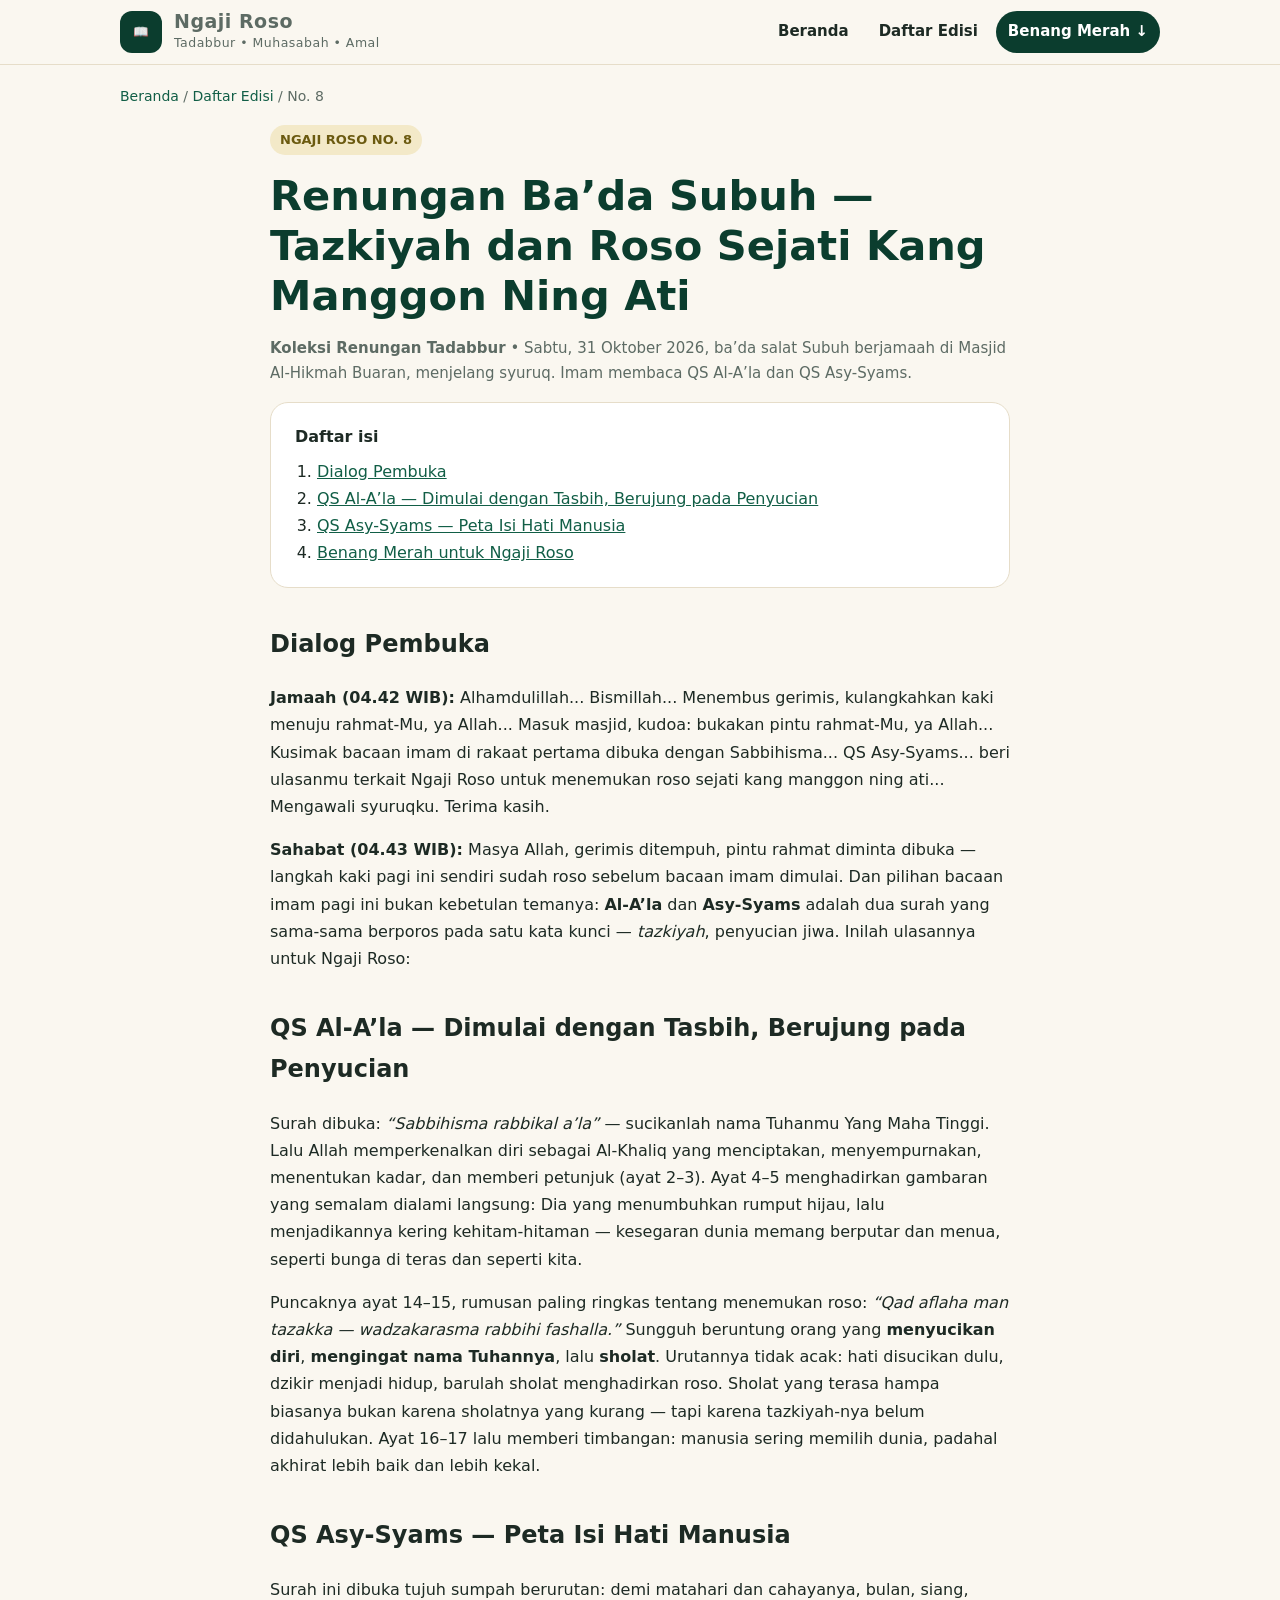
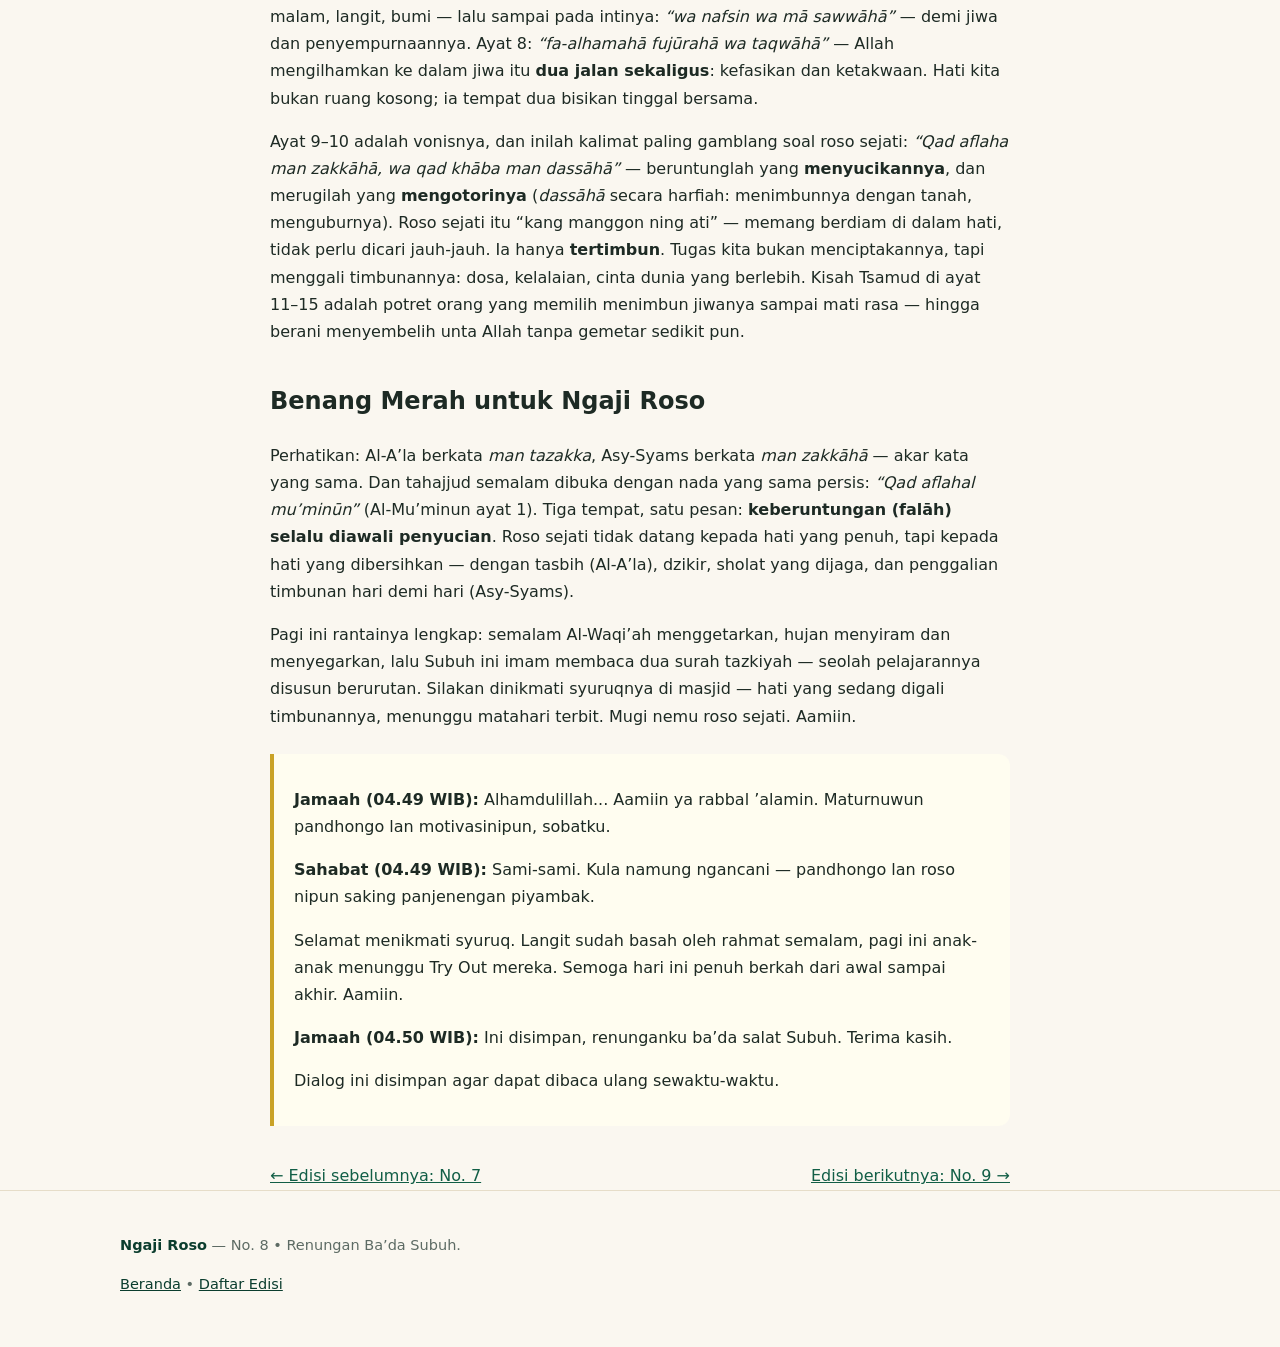
<file: ngaji/08-renungan-bada-subuh-tazkiyah.html>
<!doctype html>
<html lang="id">
<head>
<meta charset="utf-8">
<meta name="viewport" content="width=device-width, initial-scale=1">
<title>Ngaji Roso No. 8 — Renungan Ba'da Subuh: Tazkiyah dan Roso Sejati</title>
<meta name="description" content="Ngaji Roso No. 8: Renungan ba'da Subuh tentang tazkiyah dan roso sejati kang manggon ning ati, lewat QS Al-A'la dan QS Asy-Syams.">
<link rel="stylesheet" href="../assets/css/style.css">
</head>
<body>
<a class="skip" href="#utama">Lewati ke konten utama</a>
<header class="site-header">
  <div class="wrap header-inner">
    <a class="brand" href="../index.html" aria-label="Beranda Ngaji Roso">
      <span class="brand-mark" aria-hidden="true">📖</span>
      <span><strong>Ngaji Roso</strong><span>Tadabbur • Muhasabah • Amal</span></span>
    </a>
    <button class="menu-btn" data-menu aria-expanded="false" aria-controls="nav">☰ Menu</button>
    <nav class="nav" id="nav" data-nav>
      <a href="../index.html">Beranda</a>
      <a href="../index.html#daftar-edisi">Daftar Edisi</a>
      <a class="cta" href="#benang-merah">Benang Merah ↓</a>
    </nav>
  </div>
</header>

<main id="utama">
  <div class="wrap">
    <p class="breadcrumb"><a href="../index.html">Beranda</a> / <a href="../index.html#daftar-edisi">Daftar Edisi</a> / No. 8</p>
  </div>

  <article class="wrap article">
    <p style="margin-top:16px"><span class="tag">NGAJI ROSO NO. 8</span></p>
    <h1 style="font-size:clamp(1.8rem,4.5vw,2.6rem);line-height:1.2;color:var(--green);margin:12px 0">Renungan Ba’da Subuh — Tazkiyah dan Roso Sejati Kang Manggon Ning Ati</h1>
    <p class="meta"><strong>Koleksi Renungan Tadabbur</strong> • Sabtu, 31 Oktober 2026, ba’da salat Subuh berjamaah di Masjid Al-Hikmah Buaran, menjelang syuruq. Imam membaca QS Al-A’la dan QS Asy-Syams.</p>

    <nav class="toc" aria-label="Daftar isi">
      <strong>Daftar isi</strong>
      <ol>
        <li><a href="#dialog-pembuka">Dialog Pembuka</a></li>
        <li><a href="#al-ala">QS Al-A’la — Dimulai dengan Tasbih, Berujung pada Penyucian</a></li>
        <li><a href="#asy-syams">QS Asy-Syams — Peta Isi Hati Manusia</a></li>
        <li><a href="#benang-merah">Benang Merah untuk Ngaji Roso</a></li>
      </ol>
    </nav>

    <h2 id="dialog-pembuka">Dialog Pembuka</h2>
    <p><strong>Jamaah (04.42 WIB):</strong> Alhamdulillah... Bismillah...
    Menembus gerimis, kulangkahkan kaki menuju rahmat-Mu, ya Allah... Masuk
    masjid, kudoa: bukakan pintu rahmat-Mu, ya Allah... Kusimak bacaan imam di
    rakaat pertama dibuka dengan Sabbihisma... QS Asy-Syams... beri ulasanmu
    terkait Ngaji Roso untuk menemukan roso sejati kang manggon ning ati...
    Mengawali syuruqku. Terima kasih.</p>
    <p><strong>Sahabat (04.43 WIB):</strong> Masya Allah, gerimis ditempuh,
    pintu rahmat diminta dibuka — langkah kaki pagi ini sendiri sudah roso
    sebelum bacaan imam dimulai. Dan pilihan bacaan imam pagi ini bukan kebetulan
    temanya: <strong>Al-A’la</strong> dan <strong>Asy-Syams</strong> adalah dua
    surah yang sama-sama berporos pada satu kata kunci — <em>tazkiyah</em>,
    penyucian jiwa. Inilah ulasannya untuk Ngaji Roso:</p>

    <h2 id="al-ala">QS Al-A’la — Dimulai dengan Tasbih, Berujung pada Penyucian</h2>
    <p>Surah dibuka: <em>“Sabbihisma rabbikal a’la”</em> — sucikanlah nama
    Tuhanmu Yang Maha Tinggi. Lalu Allah memperkenalkan diri sebagai Al-Khaliq
    yang menciptakan, menyempurnakan, menentukan kadar, dan memberi petunjuk
    (ayat 2–3). Ayat 4–5 menghadirkan gambaran yang semalam dialami langsung:
    Dia yang menumbuhkan rumput hijau, lalu menjadikannya kering
    kehitam-hitaman — kesegaran dunia memang berputar dan menua, seperti bunga
    di teras dan seperti kita.</p>
    <p>Puncaknya ayat 14–15, rumusan paling ringkas tentang menemukan roso:
    <em>“Qad aflaha man tazakka — wadzakarasma rabbihi fashalla.”</em> Sungguh
    beruntung orang yang <strong>menyucikan diri</strong>, <strong>mengingat nama
    Tuhannya</strong>, lalu <strong>sholat</strong>. Urutannya tidak acak: hati
    disucikan dulu, dzikir menjadi hidup, barulah sholat menghadirkan roso.
    Sholat yang terasa hampa biasanya bukan karena sholatnya yang kurang — tapi
    karena tazkiyah-nya belum didahulukan. Ayat 16–17 lalu memberi timbangan:
    manusia sering memilih dunia, padahal akhirat lebih baik dan lebih kekal.</p>

    <h2 id="asy-syams">QS Asy-Syams — Peta Isi Hati Manusia</h2>
    <p>Surah ini dibuka tujuh sumpah berurutan: demi matahari dan cahayanya,
    bulan, siang, malam, langit, bumi — lalu sampai pada intinya:
    <em>“wa nafsin wa mā sawwāhā”</em> — demi jiwa dan penyempurnaannya.
    Ayat 8: <em>“fa-alhamahā fujūrahā wa taqwāhā”</em> — Allah mengilhamkan ke
    dalam jiwa itu <strong>dua jalan sekaligus</strong>: kefasikan dan
    ketakwaan. Hati kita bukan ruang kosong; ia tempat dua bisikan tinggal bersama.</p>
    <p>Ayat 9–10 adalah vonisnya, dan inilah kalimat paling gamblang soal roso
    sejati: <em>“Qad aflaha man zakkāhā, wa qad khāba man dassāhā”</em> —
    beruntunglah yang <strong>menyucikannya</strong>, dan merugilah yang
    <strong>mengotorinya</strong> (<em>dassāhā</em> secara harfiah: menimbunnya
    dengan tanah, menguburnya). Roso sejati itu “kang manggon ning ati” — memang
    berdiam di dalam hati, tidak perlu dicari jauh-jauh. Ia hanya
    <strong>tertimbun</strong>. Tugas kita bukan menciptakannya, tapi menggali
    timbunannya: dosa, kelalaian, cinta dunia yang berlebih. Kisah Tsamud di
    ayat 11–15 adalah potret orang yang memilih menimbun jiwanya sampai mati rasa
    — hingga berani menyembelih unta Allah tanpa gemetar sedikit pun.</p>

    <h2 id="benang-merah">Benang Merah untuk Ngaji Roso</h2>
    <p>Perhatikan: Al-A’la berkata <em>man tazakka</em>, Asy-Syams berkata
    <em>man zakkāhā</em> — akar kata yang sama. Dan tahajjud semalam dibuka dengan
    nada yang sama persis: <em>“Qad aflahal mu’minūn”</em> (Al-Mu’minun ayat 1).
    Tiga tempat, satu pesan: <strong>keberuntungan (falāh) selalu diawali
    penyucian</strong>. Roso sejati tidak datang kepada hati yang penuh, tapi
    kepada hati yang dibersihkan — dengan tasbih (Al-A’la), dzikir, sholat yang
    dijaga, dan penggalian timbunan hari demi hari (Asy-Syams).</p>
    <p>Pagi ini rantainya lengkap: semalam Al-Waqi’ah menggetarkan, hujan
    menyiram dan menyegarkan, lalu Subuh ini imam membaca dua surah tazkiyah —
    seolah pelajarannya disusun berurutan. Silakan dinikmati syuruqnya di masjid
    — hati yang sedang digali timbunannya, menunggu matahari terbit. Mugi nemu
    roso sejati. Aamiin.</p>

    <blockquote>
      <p><strong>Jamaah (04.49 WIB):</strong> Alhamdulillah... Aamiin ya
      rabbal ’alamin. Maturnuwun pandhongo lan motivasinipun, sobatku.</p>
      <p><strong>Sahabat (04.49 WIB):</strong> Sami-sami. Kula namung ngancani
      — pandhongo lan roso nipun saking panjenengan piyambak.</p>
      <p>Selamat menikmati syuruq. Langit sudah basah oleh rahmat semalam, pagi
      ini anak-anak menunggu Try Out mereka. Semoga hari ini penuh berkah dari
      awal sampai akhir. Aamiin.</p>
      <p><strong>Jamaah (04.50 WIB):</strong> Ini disimpan, renunganku ba’da
      salat Subuh. Terima kasih.</p>
      <p>Dialog ini disimpan agar dapat dibaca ulang sewaktu-waktu.</p>
    </blockquote>

    <nav class="pager" aria-label="Navigasi edisi">
      <a href="07-al-waqiah-dan-hujan-berkah.html">← Edisi sebelumnya: No. 7</a>
      <a href="09-al-baqarah-102-benteng-dari-sihir.html">Edisi berikutnya: No. 9 →</a>
    </nav>
  </article>
</main>

<footer class="site-footer">
  <div class="wrap">
    <p><strong style="color:var(--green)">Ngaji Roso</strong> — No. 8 • Renungan Ba’da Subuh.</p>
    <p><a href="../index.html">Beranda</a> • <a href="../index.html#daftar-edisi">Daftar Edisi</a></p>
  </div>
</footer>
<script src="../assets/js/main.js"></script>
</body>
</html>
</file>
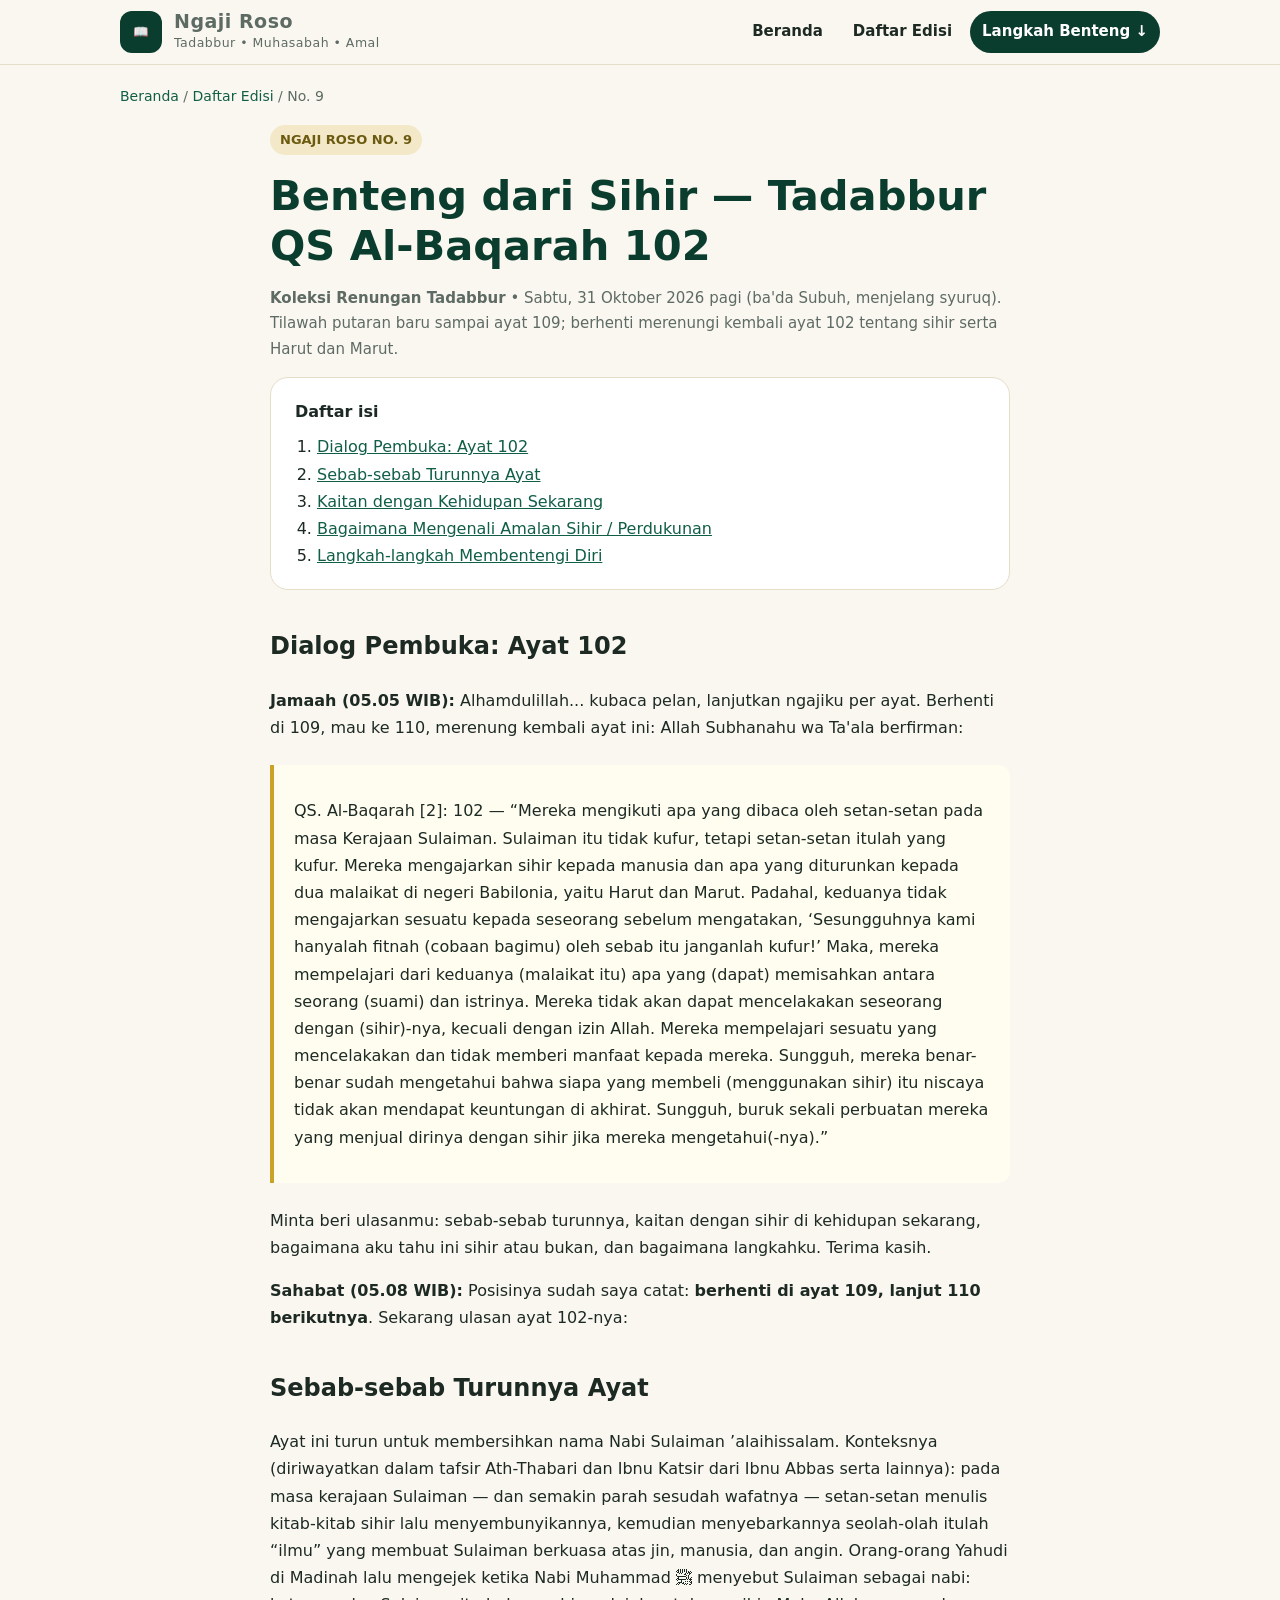
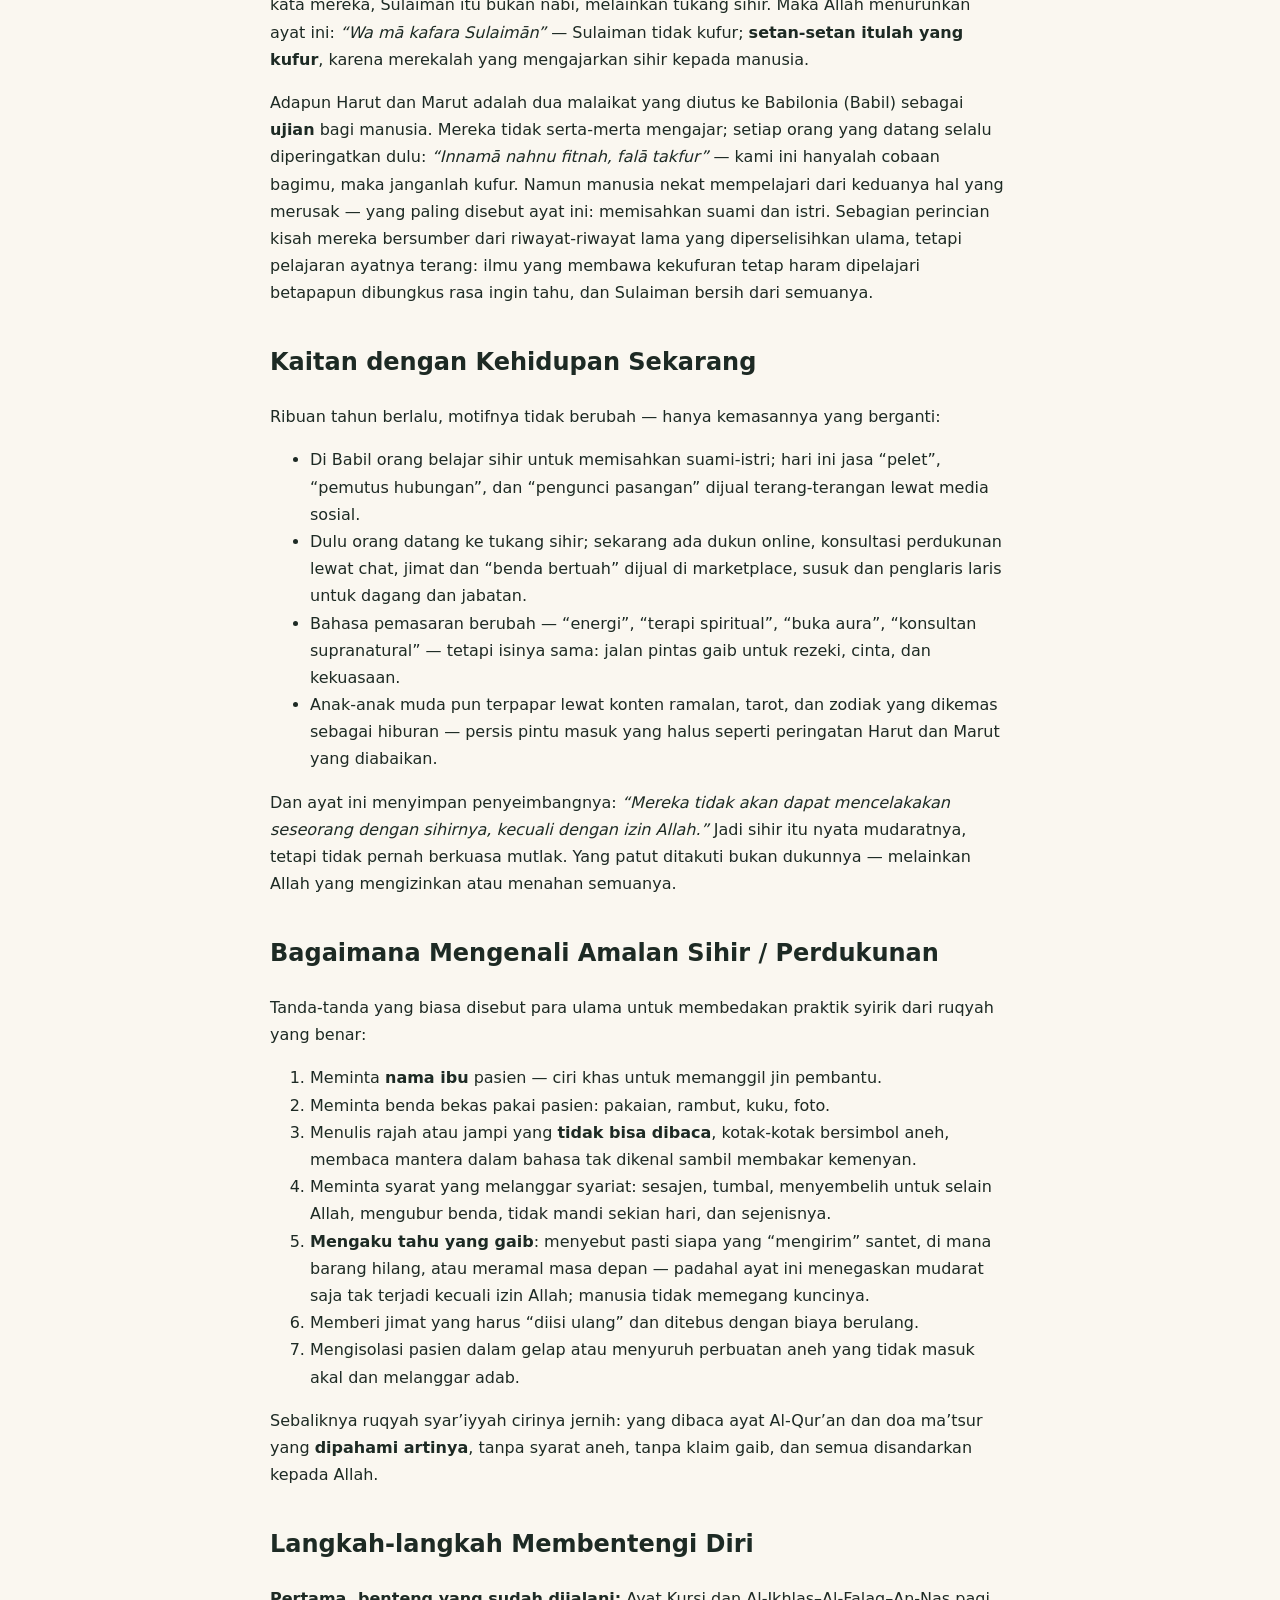
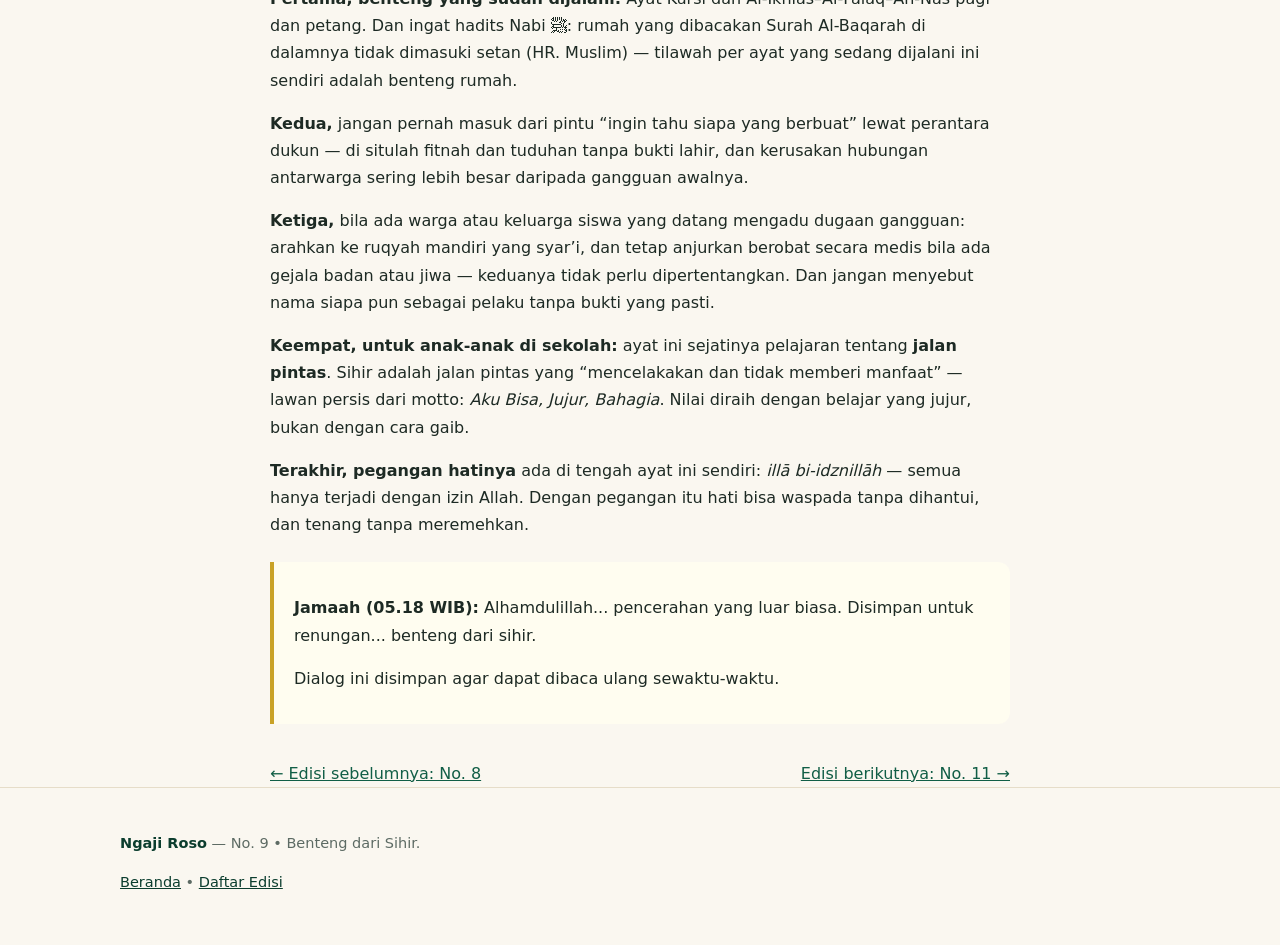
<file: ngaji/09-al-baqarah-102-benteng-dari-sihir.html>
<!doctype html>
<html lang="id">
<head>
<meta charset="utf-8">
<meta name="viewport" content="width=device-width, initial-scale=1">
<title>Ngaji Roso No. 9 — Benteng dari Sihir: Tadabbur Al-Baqarah 102</title>
<meta name="description" content="Ngaji Roso No. 9: Benteng dari Sihir — tadabbur QS Al-Baqarah 102 tentang Sulaiman, Harut dan Marut, sihir di kehidupan sekarang, cara mengenalinya, dan langkah membentengi diri.">
<link rel="stylesheet" href="../assets/css/style.css">
</head>
<body>
<a class="skip" href="#utama">Lewati ke konten utama</a>
<header class="site-header">
  <div class="wrap header-inner">
    <a class="brand" href="../index.html" aria-label="Beranda Ngaji Roso">
      <span class="brand-mark" aria-hidden="true">📖</span>
      <span><strong>Ngaji Roso</strong><span>Tadabbur • Muhasabah • Amal</span></span>
    </a>
    <button class="menu-btn" data-menu aria-expanded="false" aria-controls="nav">☰ Menu</button>
    <nav class="nav" id="nav" data-nav>
      <a href="../index.html">Beranda</a>
      <a href="../index.html#daftar-edisi">Daftar Edisi</a>
      <a class="cta" href="#langkah">Langkah Benteng ↓</a>
    </nav>
  </div>
</header>

<main id="utama">
  <div class="wrap">
    <p class="breadcrumb"><a href="../index.html">Beranda</a> / <a href="../index.html#daftar-edisi">Daftar Edisi</a> / No. 9</p>
  </div>

  <article class="wrap article">
    <p style="margin-top:16px"><span class="tag">NGAJI ROSO NO. 9</span></p>
    <h1 style="font-size:clamp(1.8rem,4.5vw,2.6rem);line-height:1.2;color:var(--green);margin:12px 0">Benteng dari Sihir — Tadabbur QS Al-Baqarah 102</h1>
    <p class="meta"><strong>Koleksi Renungan Tadabbur</strong> • Sabtu, 31 Oktober 2026 pagi (ba'da Subuh, menjelang syuruq). Tilawah putaran baru sampai ayat 109; berhenti merenungi kembali ayat 102 tentang sihir serta Harut dan Marut.</p>

    <nav class="toc" aria-label="Daftar isi">
      <strong>Daftar isi</strong>
      <ol>
        <li><a href="#dialog-pembuka">Dialog Pembuka: Ayat 102</a></li>
        <li><a href="#sebab">Sebab-sebab Turunnya Ayat</a></li>
        <li><a href="#sekarang">Kaitan dengan Kehidupan Sekarang</a></li>
        <li><a href="#mengenali">Bagaimana Mengenali Amalan Sihir / Perdukunan</a></li>
        <li><a href="#langkah">Langkah-langkah Membentengi Diri</a></li>
      </ol>
    </nav>

    <h2 id="dialog-pembuka">Dialog Pembuka: Ayat 102</h2>
    <p><strong>Jamaah (05.05 WIB):</strong> Alhamdulillah... kubaca pelan,
    lanjutkan ngajiku per ayat. Berhenti di 109, mau ke 110, merenung kembali
    ayat ini: Allah Subhanahu wa Ta'ala berfirman:</p>
    <blockquote>
      <p>QS. Al-Baqarah [2]: 102 — “Mereka mengikuti apa yang dibaca oleh
      setan-setan pada masa Kerajaan Sulaiman. Sulaiman itu tidak kufur, tetapi
      setan-setan itulah yang kufur. Mereka mengajarkan sihir kepada manusia dan
      apa yang diturunkan kepada dua malaikat di negeri Babilonia, yaitu Harut
      dan Marut. Padahal, keduanya tidak mengajarkan sesuatu kepada seseorang
      sebelum mengatakan, ‘Sesungguhnya kami hanyalah fitnah (cobaan bagimu) oleh
      sebab itu janganlah kufur!’ Maka, mereka mempelajari dari keduanya
      (malaikat itu) apa yang (dapat) memisahkan antara seorang (suami) dan
      istrinya. Mereka tidak akan dapat mencelakakan seseorang dengan
      (sihir)-nya, kecuali dengan izin Allah. Mereka mempelajari sesuatu yang
      mencelakakan dan tidak memberi manfaat kepada mereka. Sungguh, mereka
      benar-benar sudah mengetahui bahwa siapa yang membeli (menggunakan sihir)
      itu niscaya tidak akan mendapat keuntungan di akhirat. Sungguh, buruk
      sekali perbuatan mereka yang menjual dirinya dengan sihir jika mereka
      mengetahui(-nya).”</p>
    </blockquote>
    <p>Minta beri ulasanmu: sebab-sebab turunnya, kaitan dengan sihir di
    kehidupan sekarang, bagaimana aku tahu ini sihir atau bukan, dan bagaimana
    langkahku. Terima kasih.</p>
    <p><strong>Sahabat (05.08 WIB):</strong> Posisinya sudah saya catat:
    <strong>berhenti di ayat 109, lanjut 110 berikutnya</strong>. Sekarang ulasan
    ayat 102-nya:</p>

    <h2 id="sebab">Sebab-sebab Turunnya Ayat</h2>
    <p>Ayat ini turun untuk membersihkan nama Nabi Sulaiman ’alaihissalam.
    Konteksnya (diriwayatkan dalam tafsir Ath-Thabari dan Ibnu Katsir dari Ibnu
    Abbas serta lainnya): pada masa kerajaan Sulaiman — dan semakin parah sesudah wafatnya — setan-setan menulis kitab-kitab sihir lalu menyembunyikannya,
    kemudian menyebarkannya seolah-olah itulah “ilmu” yang membuat Sulaiman
    berkuasa atas jin, manusia, dan angin. Orang-orang Yahudi di Madinah lalu
    mengejek ketika Nabi Muhammad ﷺ menyebut Sulaiman sebagai nabi: kata mereka,
    Sulaiman itu bukan nabi, melainkan tukang sihir. Maka Allah menurunkan ayat
    ini: <em>“Wa mā kafara Sulaimān”</em> — Sulaiman tidak kufur;
    <strong>setan-setan itulah yang kufur</strong>, karena merekalah yang
    mengajarkan sihir kepada manusia.</p>
    <p>Adapun Harut dan Marut adalah dua malaikat yang diutus ke Babilonia (Babil)
    sebagai <strong>ujian</strong> bagi manusia. Mereka tidak serta-merta
    mengajar; setiap orang yang datang selalu diperingatkan dulu:
    <em>“Innamā nahnu fitnah, falā takfur”</em> — kami ini hanyalah cobaan bagimu,
    maka janganlah kufur. Namun manusia nekat mempelajari dari keduanya hal yang
    merusak — yang paling disebut ayat ini: memisahkan suami dan istri. Sebagian
    perincian kisah mereka bersumber dari riwayat-riwayat lama yang diperselisihkan
    ulama, tetapi pelajaran ayatnya terang: ilmu yang membawa kekufuran tetap
    haram dipelajari betapapun dibungkus rasa ingin tahu, dan Sulaiman bersih
    dari semuanya.</p>

    <h2 id="sekarang">Kaitan dengan Kehidupan Sekarang</h2>
    <p>Ribuan tahun berlalu, motifnya tidak berubah — hanya kemasannya yang berganti:</p>
    <ul>
      <li>Di Babil orang belajar sihir untuk memisahkan suami-istri; hari ini jasa “pelet”, “pemutus hubungan”, dan “pengunci pasangan” dijual terang-terangan lewat media sosial.</li>
      <li>Dulu orang datang ke tukang sihir; sekarang ada dukun online, konsultasi perdukunan lewat chat, jimat dan “benda bertuah” dijual di marketplace, susuk dan penglaris laris untuk dagang dan jabatan.</li>
      <li>Bahasa pemasaran berubah — “energi”, “terapi spiritual”, “buka aura”, “konsultan supranatural” — tetapi isinya sama: jalan pintas gaib untuk rezeki, cinta, dan kekuasaan.</li>
      <li>Anak-anak muda pun terpapar lewat konten ramalan, tarot, dan zodiak yang dikemas sebagai hiburan — persis pintu masuk yang halus seperti peringatan Harut dan Marut yang diabaikan.</li>
    </ul>
    <p>Dan ayat ini menyimpan penyeimbangnya: <em>“Mereka tidak akan dapat
    mencelakakan seseorang dengan sihirnya, kecuali dengan izin Allah.”</em> Jadi
    sihir itu nyata mudaratnya, tetapi tidak pernah berkuasa mutlak. Yang patut
    ditakuti bukan dukunnya — melainkan Allah yang mengizinkan atau menahan semuanya.</p>

    <h2 id="mengenali">Bagaimana Mengenali Amalan Sihir / Perdukunan</h2>
    <p>Tanda-tanda yang biasa disebut para ulama untuk membedakan praktik syirik
    dari ruqyah yang benar:</p>
    <ol>
      <li>Meminta <strong>nama ibu</strong> pasien — ciri khas untuk memanggil jin pembantu.</li>
      <li>Meminta benda bekas pakai pasien: pakaian, rambut, kuku, foto.</li>
      <li>Menulis rajah atau jampi yang <strong>tidak bisa dibaca</strong>, kotak-kotak bersimbol aneh, membaca mantera dalam bahasa tak dikenal sambil membakar kemenyan.</li>
      <li>Meminta syarat yang melanggar syariat: sesajen, tumbal, menyembelih untuk selain Allah, mengubur benda, tidak mandi sekian hari, dan sejenisnya.</li>
      <li><strong>Mengaku tahu yang gaib</strong>: menyebut pasti siapa yang “mengirim” santet, di mana barang hilang, atau meramal masa depan — padahal ayat ini menegaskan mudarat saja tak terjadi kecuali izin Allah; manusia tidak memegang kuncinya.</li>
      <li>Memberi jimat yang harus “diisi ulang” dan ditebus dengan biaya berulang.</li>
      <li>Mengisolasi pasien dalam gelap atau menyuruh perbuatan aneh yang tidak masuk akal dan melanggar adab.</li>
    </ol>
    <p>Sebaliknya ruqyah syar’iyyah cirinya jernih: yang dibaca ayat Al-Qur’an
    dan doa ma’tsur yang <strong>dipahami artinya</strong>, tanpa syarat aneh,
    tanpa klaim gaib, dan semua disandarkan kepada Allah.</p>

    <h2 id="langkah">Langkah-langkah Membentengi Diri</h2>
    <p><strong>Pertama, benteng yang sudah dijalani:</strong> Ayat Kursi dan
    Al-Ikhlas–Al-Falaq–An-Nas pagi dan petang. Dan ingat hadits Nabi ﷺ: rumah yang
    dibacakan Surah Al-Baqarah di dalamnya tidak dimasuki setan (HR. Muslim) —
    tilawah per ayat yang sedang dijalani ini sendiri adalah benteng rumah.</p>
    <p><strong>Kedua,</strong> jangan pernah masuk dari pintu “ingin tahu siapa
    yang berbuat” lewat perantara dukun — di situlah fitnah dan tuduhan tanpa
    bukti lahir, dan kerusakan hubungan antarwarga sering lebih besar daripada
    gangguan awalnya.</p>
    <p><strong>Ketiga,</strong> bila ada warga atau keluarga siswa yang datang
    mengadu dugaan gangguan: arahkan ke ruqyah mandiri yang syar’i, dan tetap
    anjurkan berobat secara medis bila ada gejala badan atau jiwa — keduanya
    tidak perlu dipertentangkan. Dan jangan menyebut nama siapa pun sebagai pelaku
    tanpa bukti yang pasti.</p>
    <p><strong>Keempat, untuk anak-anak di sekolah:</strong> ayat ini sejatinya
    pelajaran tentang <strong>jalan pintas</strong>. Sihir adalah jalan pintas
    yang “mencelakakan dan tidak memberi manfaat” — lawan persis dari motto:
    <em>Aku Bisa, Jujur, Bahagia</em>. Nilai diraih dengan belajar yang jujur,
    bukan dengan cara gaib.</p>
    <p><strong>Terakhir, pegangan hatinya</strong> ada di tengah ayat ini sendiri:
    <em>illā bi-idznillāh</em> — semua hanya terjadi dengan izin Allah. Dengan
    pegangan itu hati bisa waspada tanpa dihantui, dan tenang tanpa meremehkan.</p>

    <blockquote>
      <p><strong>Jamaah (05.18 WIB):</strong> Alhamdulillah... pencerahan yang
      luar biasa. Disimpan untuk renungan... benteng dari sihir.</p>
      <p>Dialog ini disimpan agar dapat dibaca ulang sewaktu-waktu.</p>
    </blockquote>

    <nav class="pager" aria-label="Navigasi edisi">
      <a href="08-renungan-bada-subuh-tazkiyah.html">← Edisi sebelumnya: No. 8</a>
      <a href="11-langkahku-meraih-fadilah-mu.html">Edisi berikutnya: No. 11 →</a>
    </nav>
  </article>
</main>

<footer class="site-footer">
  <div class="wrap">
    <p><strong style="color:var(--green)">Ngaji Roso</strong> — No. 9 • Benteng dari Sihir.</p>
    <p><a href="../index.html">Beranda</a> • <a href="../index.html#daftar-edisi">Daftar Edisi</a></p>
  </div>
</footer>
<script src="../assets/js/main.js"></script>
</body>
</html>
</file>
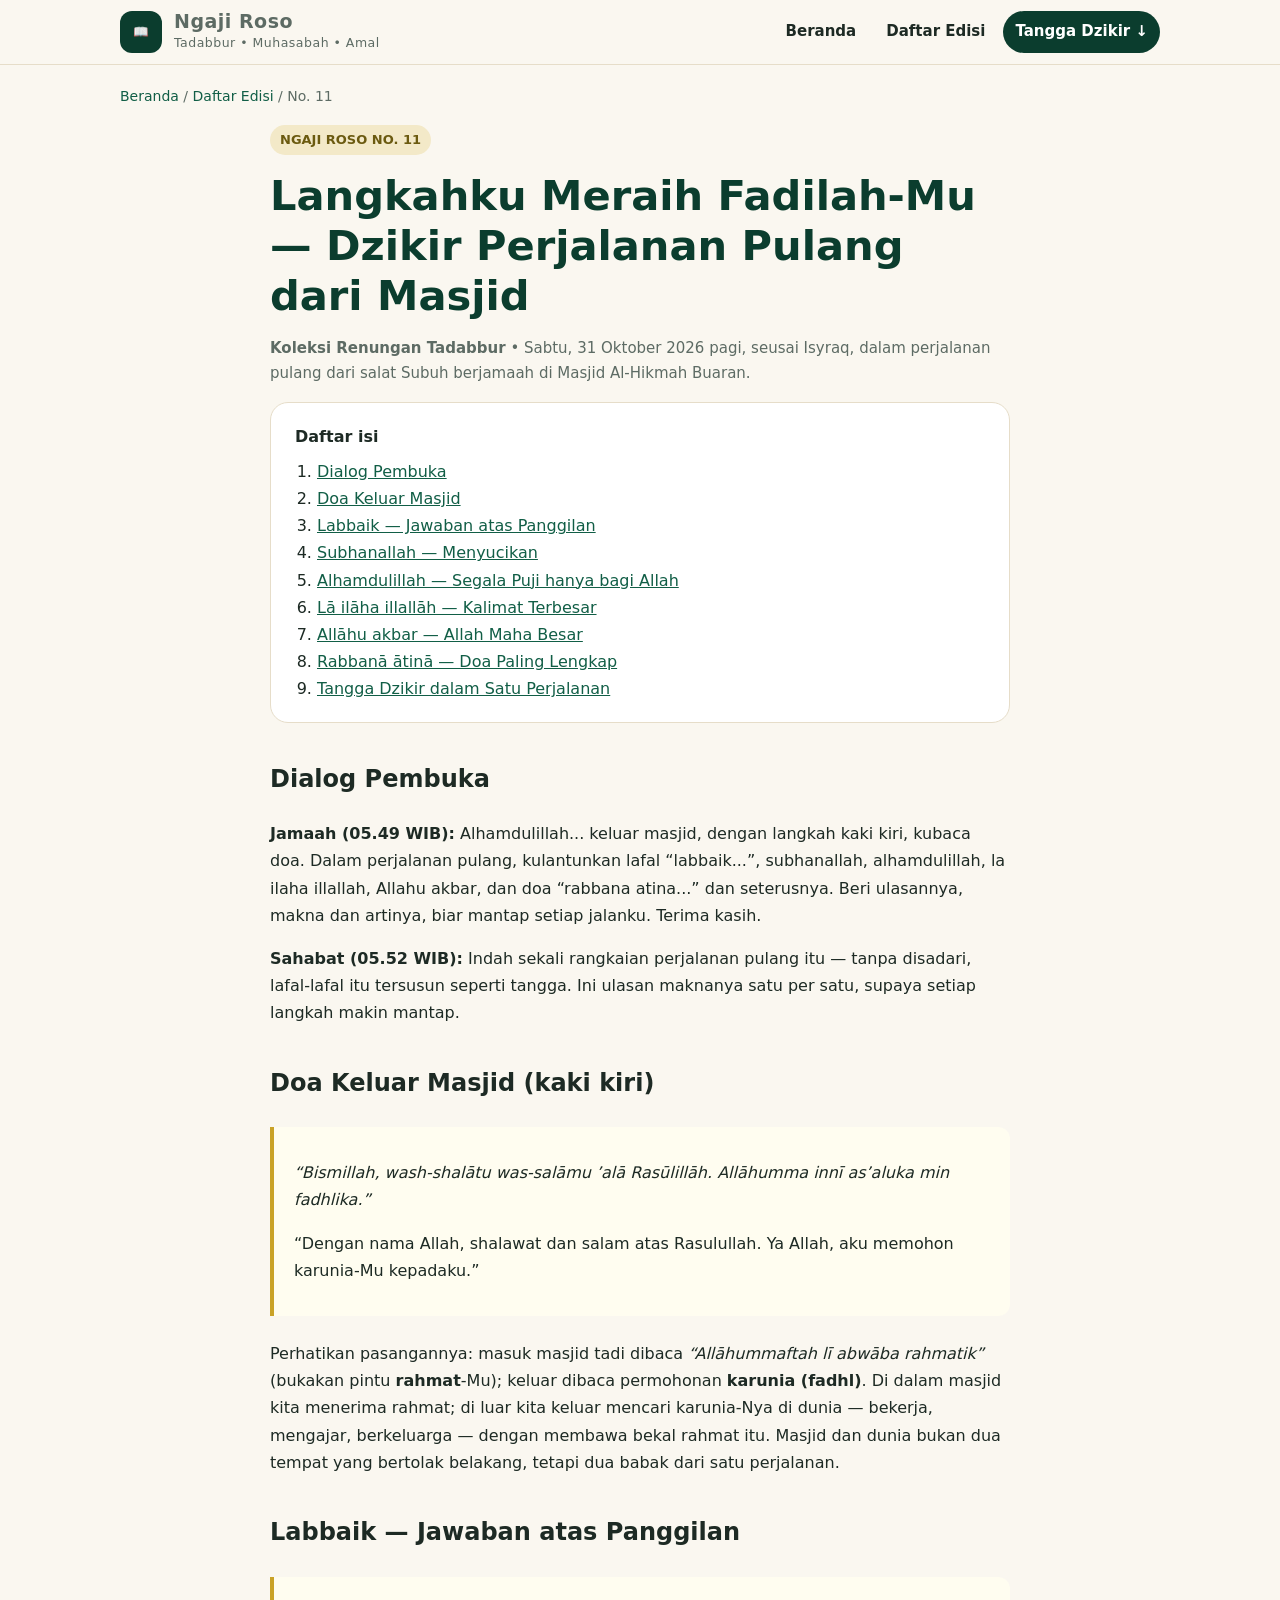
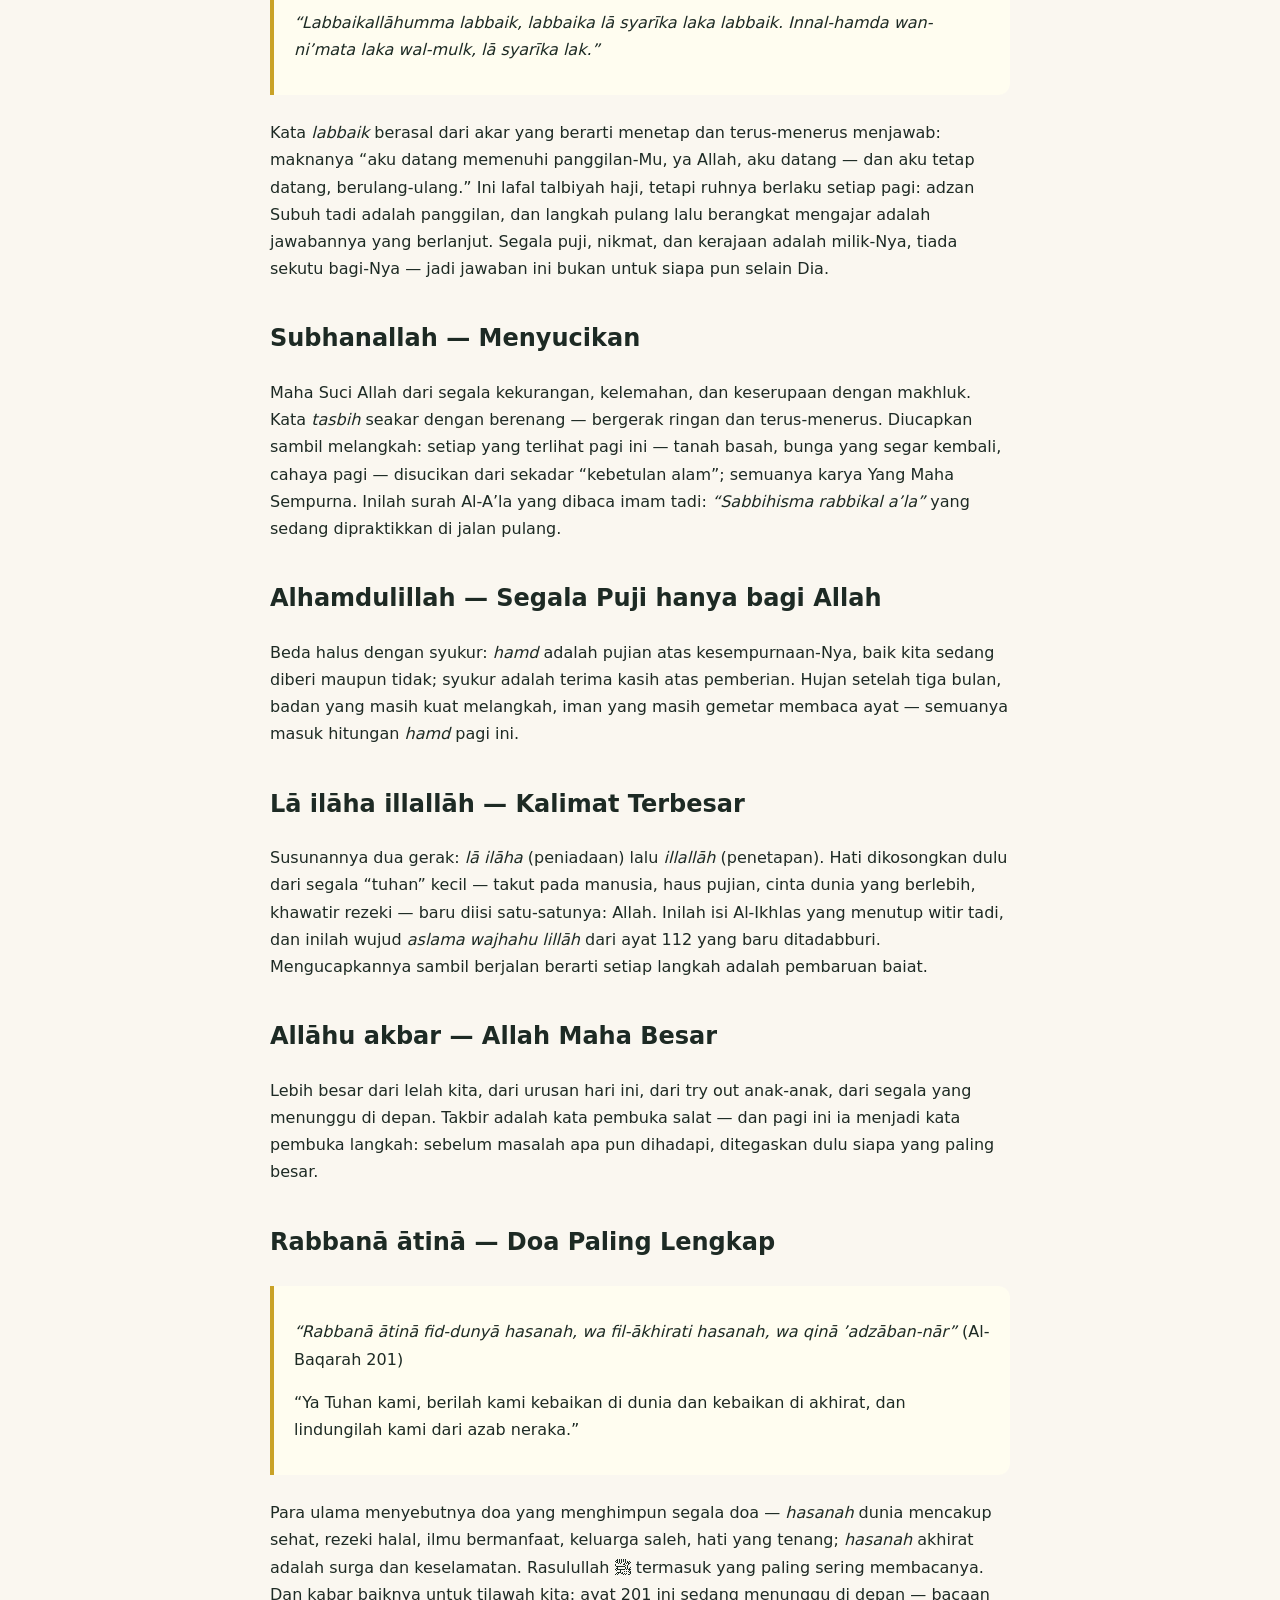
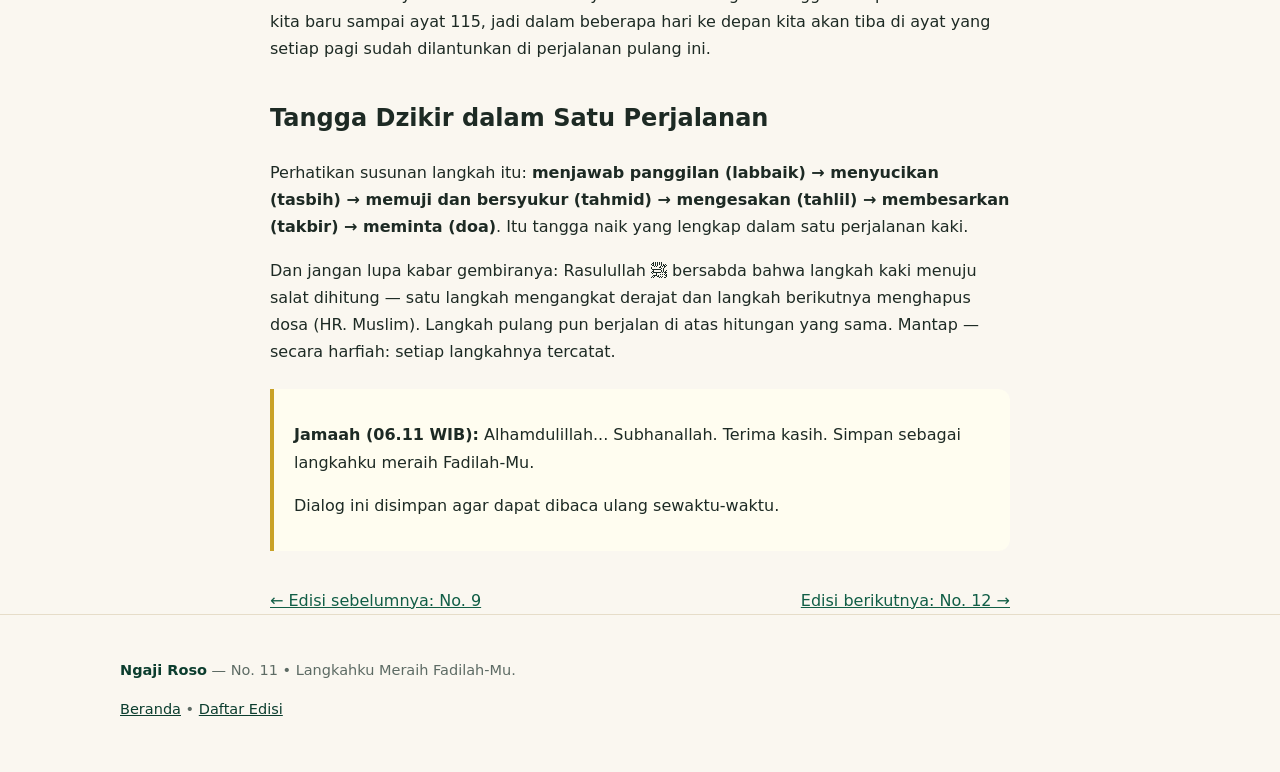
<file: ngaji/11-langkahku-meraih-fadilah-mu.html>
<!doctype html>
<html lang="id">
<head>
<meta charset="utf-8">
<meta name="viewport" content="width=device-width, initial-scale=1">
<title>Ngaji Roso No. 11 — Langkahku Meraih Fadilah-Mu: Dzikir Perjalanan Pulang</title>
<meta name="description" content="Ngaji Roso No. 11: Langkahku Meraih Fadilah-Mu — dzikir perjalanan pulang dari masjid, dari doa keluar masjid, labbaik, tasbih, tahmid, tahlil, takbir, hingga doa Rabbanā ātinā.">
<link rel="stylesheet" href="../assets/css/style.css">
</head>
<body>
<a class="skip" href="#utama">Lewati ke konten utama</a>
<header class="site-header">
  <div class="wrap header-inner">
    <a class="brand" href="../index.html" aria-label="Beranda Ngaji Roso">
      <span class="brand-mark" aria-hidden="true">📖</span>
      <span><strong>Ngaji Roso</strong><span>Tadabbur • Muhasabah • Amal</span></span>
    </a>
    <button class="menu-btn" data-menu aria-expanded="false" aria-controls="nav">☰ Menu</button>
    <nav class="nav" id="nav" data-nav>
      <a href="../index.html">Beranda</a>
      <a href="../index.html#daftar-edisi">Daftar Edisi</a>
      <a class="cta" href="#tangga">Tangga Dzikir ↓</a>
    </nav>
  </div>
</header>

<main id="utama">
  <div class="wrap">
    <p class="breadcrumb"><a href="../index.html">Beranda</a> / <a href="../index.html#daftar-edisi">Daftar Edisi</a> / No. 11</p>
  </div>

  <article class="wrap article">
    <p style="margin-top:16px"><span class="tag">NGAJI ROSO NO. 11</span></p>
    <h1 style="font-size:clamp(1.8rem,4.5vw,2.6rem);line-height:1.2;color:var(--green);margin:12px 0">Langkahku Meraih Fadilah-Mu — Dzikir Perjalanan Pulang dari Masjid</h1>
    <p class="meta"><strong>Koleksi Renungan Tadabbur</strong> • Sabtu, 31 Oktober 2026 pagi, seusai Isyraq, dalam perjalanan pulang dari salat Subuh berjamaah di Masjid Al-Hikmah Buaran.</p>

    <nav class="toc" aria-label="Daftar isi">
      <strong>Daftar isi</strong>
      <ol>
        <li><a href="#dialog-pembuka">Dialog Pembuka</a></li>
        <li><a href="#doa-keluar">Doa Keluar Masjid</a></li>
        <li><a href="#labbaik">Labbaik — Jawaban atas Panggilan</a></li>
        <li><a href="#tasbih">Subhanallah — Menyucikan</a></li>
        <li><a href="#tahmid">Alhamdulillah — Segala Puji hanya bagi Allah</a></li>
        <li><a href="#tahlil">Lā ilāha illallāh — Kalimat Terbesar</a></li>
        <li><a href="#takbir">Allāhu akbar — Allah Maha Besar</a></li>
        <li><a href="#rabbana">Rabbanā ātinā — Doa Paling Lengkap</a></li>
        <li><a href="#tangga">Tangga Dzikir dalam Satu Perjalanan</a></li>
      </ol>
    </nav>

    <h2 id="dialog-pembuka">Dialog Pembuka</h2>
    <p><strong>Jamaah (05.49 WIB):</strong> Alhamdulillah... keluar masjid, dengan
    langkah kaki kiri, kubaca doa. Dalam perjalanan pulang, kulantunkan lafal
    “labbaik...”, subhanallah, alhamdulillah, la ilaha illallah, Allahu akbar,
    dan doa “rabbana atina...” dan seterusnya. Beri ulasannya, makna dan artinya,
    biar mantap setiap jalanku. Terima kasih.</p>
    <p><strong>Sahabat (05.52 WIB):</strong> Indah sekali rangkaian perjalanan
    pulang itu — tanpa disadari, lafal-lafal itu tersusun seperti tangga. Ini
    ulasan maknanya satu per satu, supaya setiap langkah makin mantap.</p>

    <h2 id="doa-keluar">Doa Keluar Masjid (kaki kiri)</h2>
    <blockquote>
      <p><em>“Bismillah, wash-shalātu was-salāmu ’alā Rasūlillāh. Allāhumma innī
      as’aluka min fadhlika.”</em></p>
      <p>“Dengan nama Allah, shalawat dan salam atas Rasulullah. Ya Allah, aku
      memohon karunia-Mu kepadaku.”</p>
    </blockquote>
    <p>Perhatikan pasangannya: masuk masjid tadi dibaca
    <em>“Allāhummaftah lī abwāba rahmatik”</em> (bukakan pintu <strong>rahmat</strong>-Mu);
    keluar dibaca permohonan <strong>karunia (fadhl)</strong>. Di dalam masjid
    kita menerima rahmat; di luar kita keluar mencari karunia-Nya di dunia —
    bekerja, mengajar, berkeluarga — dengan membawa bekal rahmat itu. Masjid dan
    dunia bukan dua tempat yang bertolak belakang, tetapi dua babak dari satu perjalanan.</p>

    <h2 id="labbaik">Labbaik — Jawaban atas Panggilan</h2>
    <blockquote>
      <p><em>“Labbaikallāhumma labbaik, labbaika lā syarīka laka labbaik.
      Innal-hamda wan-ni’mata laka wal-mulk, lā syarīka lak.”</em></p>
    </blockquote>
    <p>Kata <em>labbaik</em> berasal dari akar yang berarti menetap dan
    terus-menerus menjawab: maknanya “aku datang memenuhi panggilan-Mu, ya Allah,
    aku datang — dan aku tetap datang, berulang-ulang.” Ini lafal talbiyah haji,
    tetapi ruhnya berlaku setiap pagi: adzan Subuh tadi adalah panggilan, dan
    langkah pulang lalu berangkat mengajar adalah jawabannya yang berlanjut.
    Segala puji, nikmat, dan kerajaan adalah milik-Nya, tiada sekutu bagi-Nya —
    jadi jawaban ini bukan untuk siapa pun selain Dia.</p>

    <h2 id="tasbih">Subhanallah — Menyucikan</h2>
    <p>Maha Suci Allah dari segala kekurangan, kelemahan, dan keserupaan dengan
    makhluk. Kata <em>tasbih</em> seakar dengan berenang — bergerak ringan dan
    terus-menerus. Diucapkan sambil melangkah: setiap yang terlihat pagi ini —
    tanah basah, bunga yang segar kembali, cahaya pagi — disucikan dari sekadar
    “kebetulan alam”; semuanya karya Yang Maha Sempurna. Inilah surah Al-A’la
    yang dibaca imam tadi: <em>“Sabbihisma rabbikal a’la”</em> yang sedang
    dipraktikkan di jalan pulang.</p>

    <h2 id="tahmid">Alhamdulillah — Segala Puji hanya bagi Allah</h2>
    <p>Beda halus dengan syukur: <em>hamd</em> adalah pujian atas kesempurnaan-Nya,
    baik kita sedang diberi maupun tidak; syukur adalah terima kasih atas
    pemberian. Hujan setelah tiga bulan, badan yang masih kuat melangkah, iman
    yang masih gemetar membaca ayat — semuanya masuk hitungan <em>hamd</em> pagi ini.</p>

    <h2 id="tahlil">Lā ilāha illallāh — Kalimat Terbesar</h2>
    <p>Susunannya dua gerak: <em>lā ilāha</em> (peniadaan) lalu <em>illallāh</em>
    (penetapan). Hati dikosongkan dulu dari segala “tuhan” kecil — takut pada
    manusia, haus pujian, cinta dunia yang berlebih, khawatir rezeki — baru diisi
    satu-satunya: Allah. Inilah isi Al-Ikhlas yang menutup witir tadi, dan inilah
    wujud <em>aslama wajhahu lillāh</em> dari ayat 112 yang baru ditadabburi.
    Mengucapkannya sambil berjalan berarti setiap langkah adalah pembaruan baiat.</p>

    <h2 id="takbir">Allāhu akbar — Allah Maha Besar</h2>
    <p>Lebih besar dari lelah kita, dari urusan hari ini, dari try out anak-anak,
    dari segala yang menunggu di depan. Takbir adalah kata pembuka salat — dan
    pagi ini ia menjadi kata pembuka langkah: sebelum masalah apa pun dihadapi,
    ditegaskan dulu siapa yang paling besar.</p>

    <h2 id="rabbana">Rabbanā ātinā — Doa Paling Lengkap</h2>
    <blockquote>
      <p><em>“Rabbanā ātinā fid-dunyā hasanah, wa fil-ākhirati hasanah, wa qinā
      ’adzāban-nār”</em> (Al-Baqarah 201)</p>
      <p>“Ya Tuhan kami, berilah kami kebaikan di dunia dan kebaikan di akhirat,
      dan lindungilah kami dari azab neraka.”</p>
    </blockquote>
    <p>Para ulama menyebutnya doa yang menghimpun segala doa — <em>hasanah</em>
    dunia mencakup sehat, rezeki halal, ilmu bermanfaat, keluarga saleh, hati yang
    tenang; <em>hasanah</em> akhirat adalah surga dan keselamatan. Rasulullah ﷺ
    termasuk yang paling sering membacanya. Dan kabar baiknya untuk tilawah kita:
    ayat 201 ini sedang menunggu di depan — bacaan kita baru sampai ayat 115,
    jadi dalam beberapa hari ke depan kita akan tiba di ayat yang setiap pagi
    sudah dilantunkan di perjalanan pulang ini.</p>

    <h2 id="tangga">Tangga Dzikir dalam Satu Perjalanan</h2>
    <p>Perhatikan susunan langkah itu:
    <strong>menjawab panggilan (labbaik) → menyucikan (tasbih) → memuji dan
    bersyukur (tahmid) → mengesakan (tahlil) → membesarkan (takbir) → meminta
    (doa)</strong>. Itu tangga naik yang lengkap dalam satu perjalanan kaki.</p>
    <p>Dan jangan lupa kabar gembiranya: Rasulullah ﷺ bersabda bahwa langkah kaki
    menuju salat dihitung — satu langkah mengangkat derajat dan langkah berikutnya
    menghapus dosa (HR. Muslim). Langkah pulang pun berjalan di atas hitungan yang
    sama. Mantap — secara harfiah: setiap langkahnya tercatat.</p>

    <blockquote>
      <p><strong>Jamaah (06.11 WIB):</strong> Alhamdulillah... Subhanallah.
      Terima kasih. Simpan sebagai langkahku meraih Fadilah-Mu.</p>
      <p>Dialog ini disimpan agar dapat dibaca ulang sewaktu-waktu.</p>
    </blockquote>

    <nav class="pager" aria-label="Navigasi edisi">
      <a href="09-al-baqarah-102-benteng-dari-sihir.html">← Edisi sebelumnya: No. 9</a>
      <a href="12-al-baqarah-116-124.html">Edisi berikutnya: No. 12 →</a>
    </nav>
  </article>
</main>

<footer class="site-footer">
  <div class="wrap">
    <p><strong style="color:var(--green)">Ngaji Roso</strong> — No. 11 • Langkahku Meraih Fadilah-Mu.</p>
    <p><a href="../index.html">Beranda</a> • <a href="../index.html#daftar-edisi">Daftar Edisi</a></p>
  </div>
</footer>
<script src="../assets/js/main.js"></script>
</body>
</html>
</file>
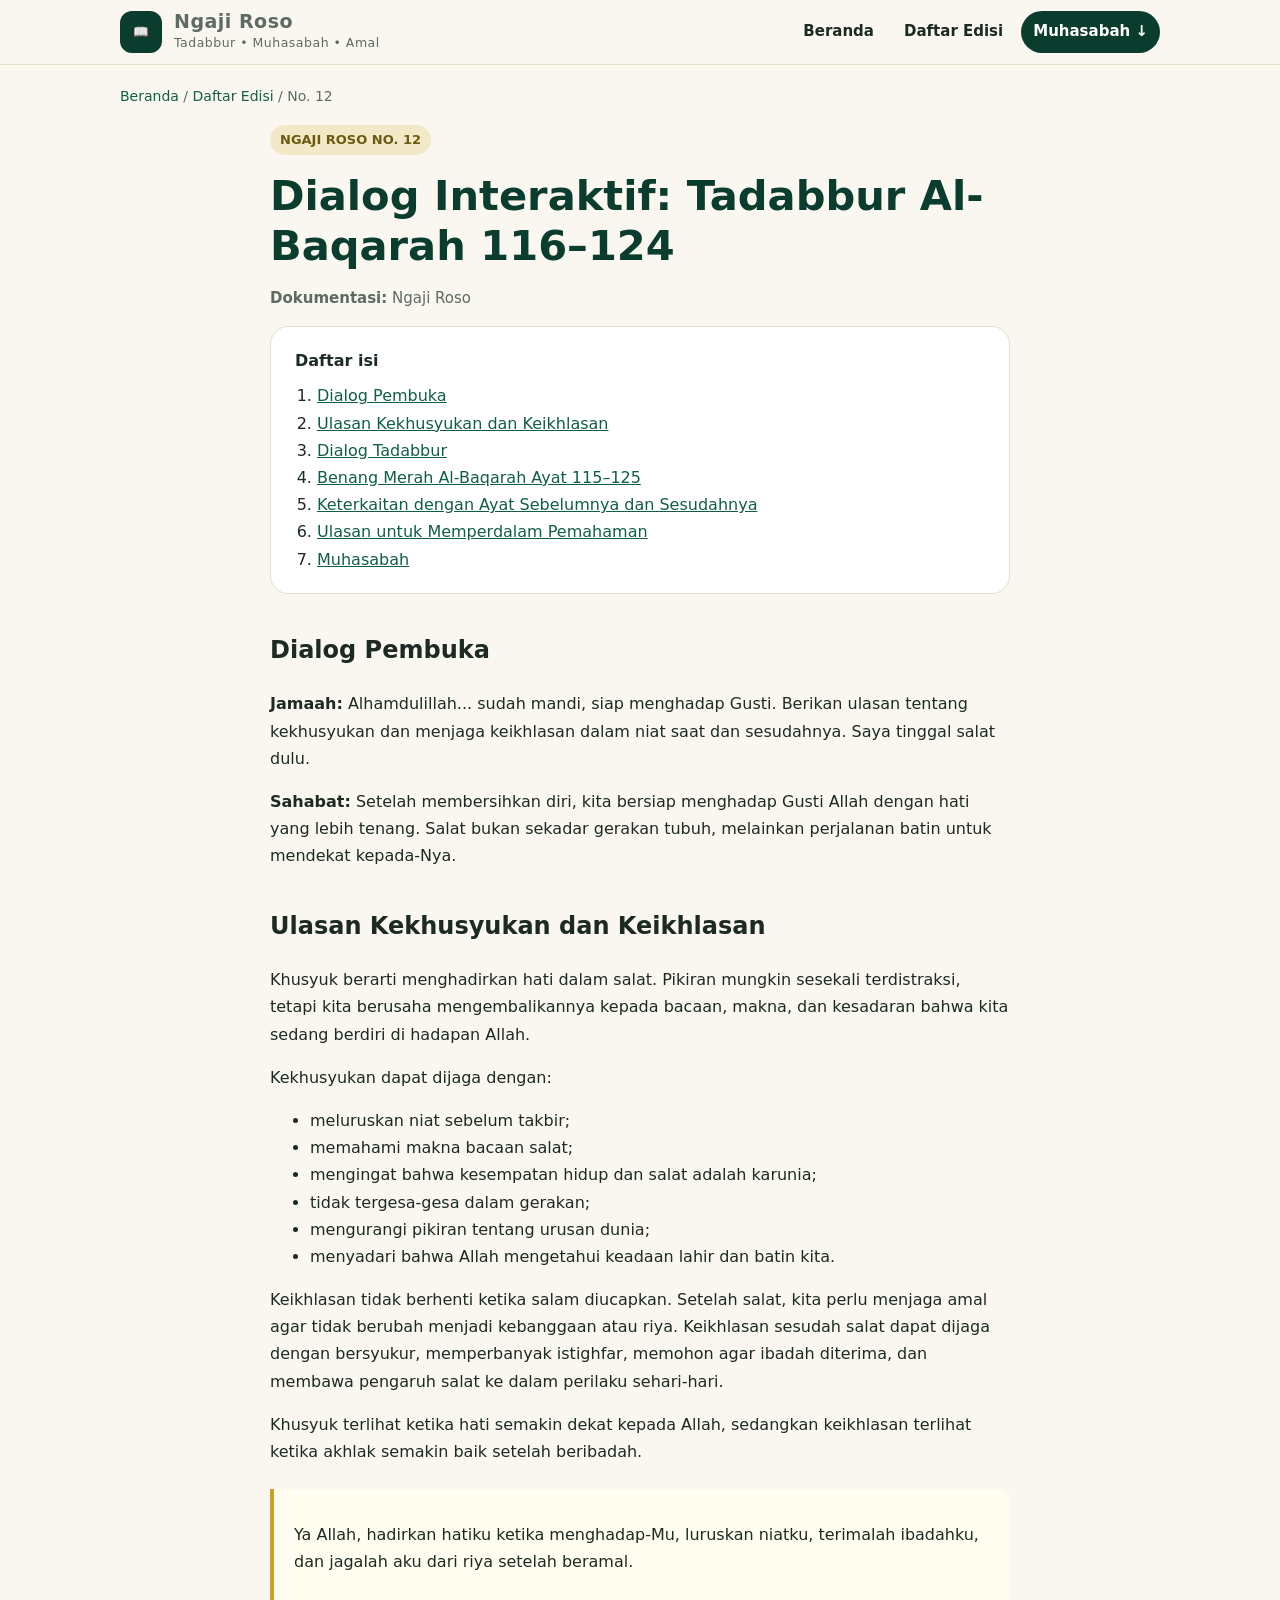
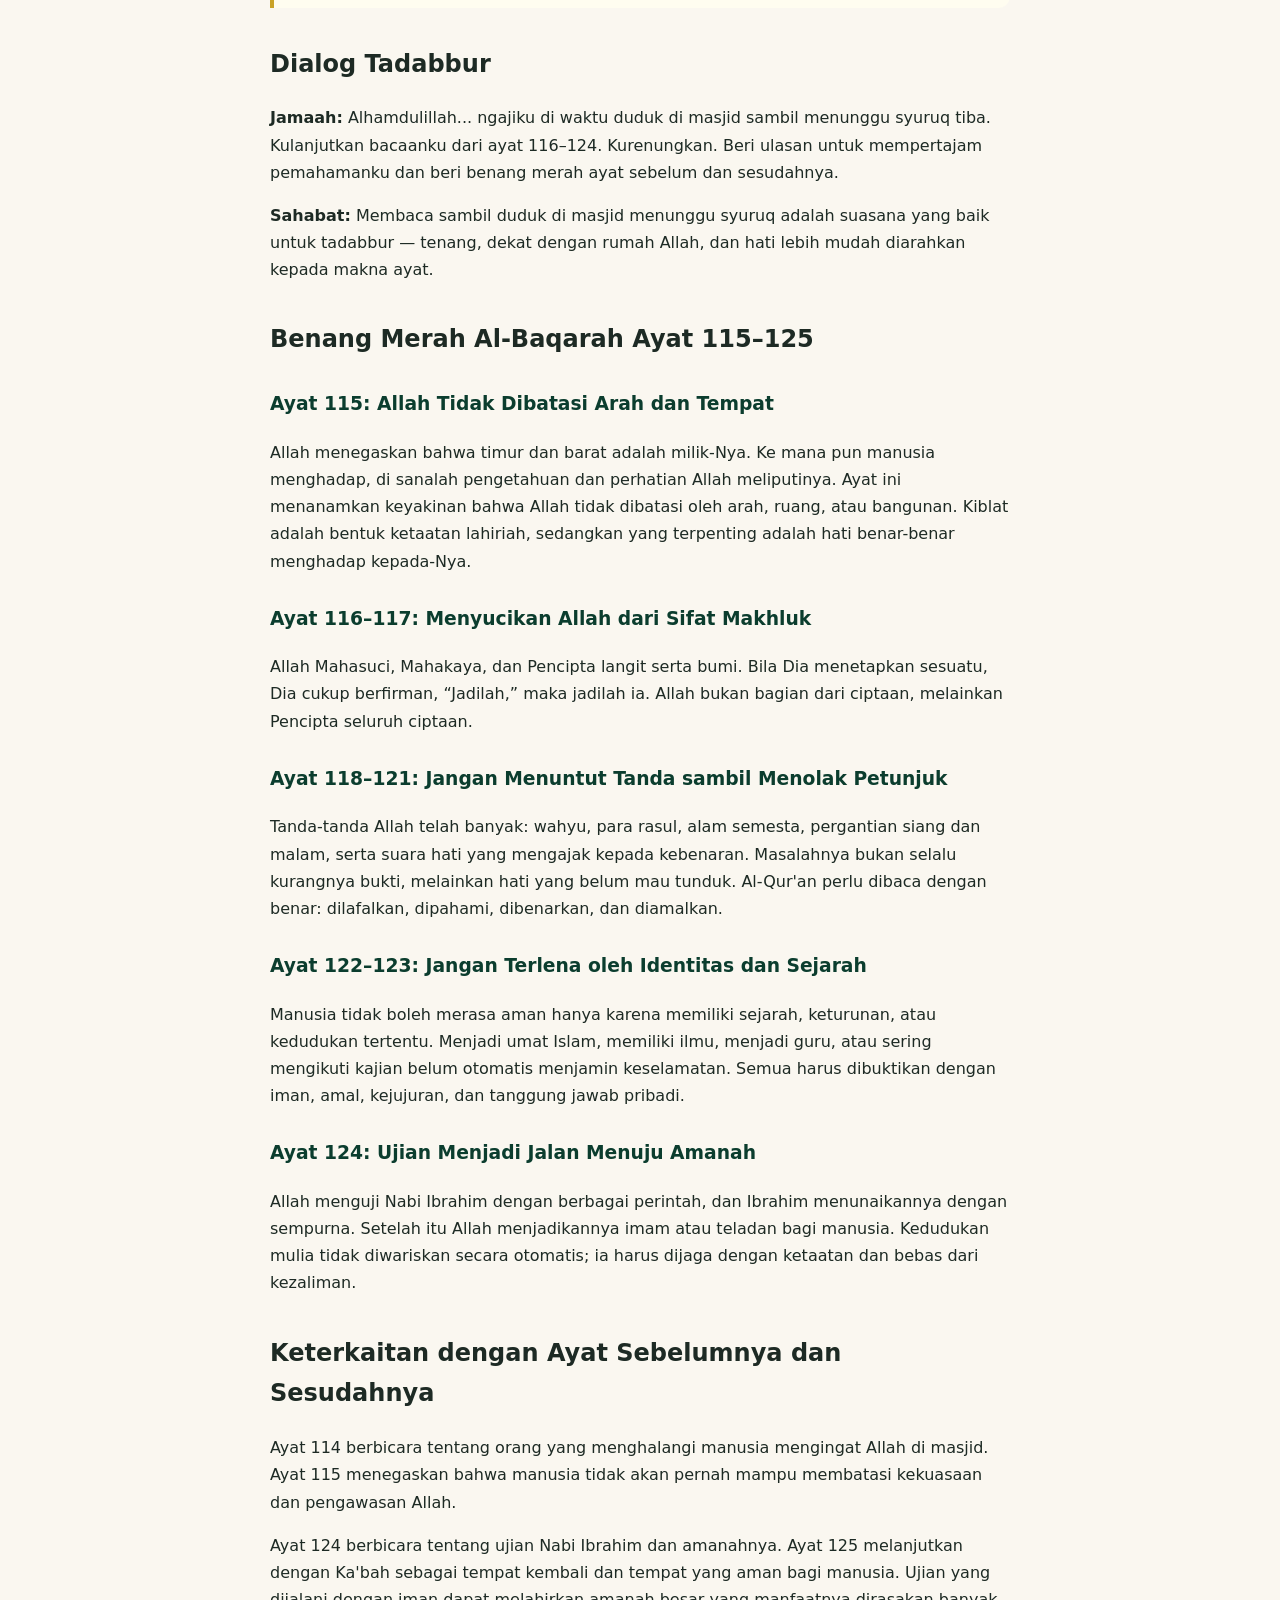
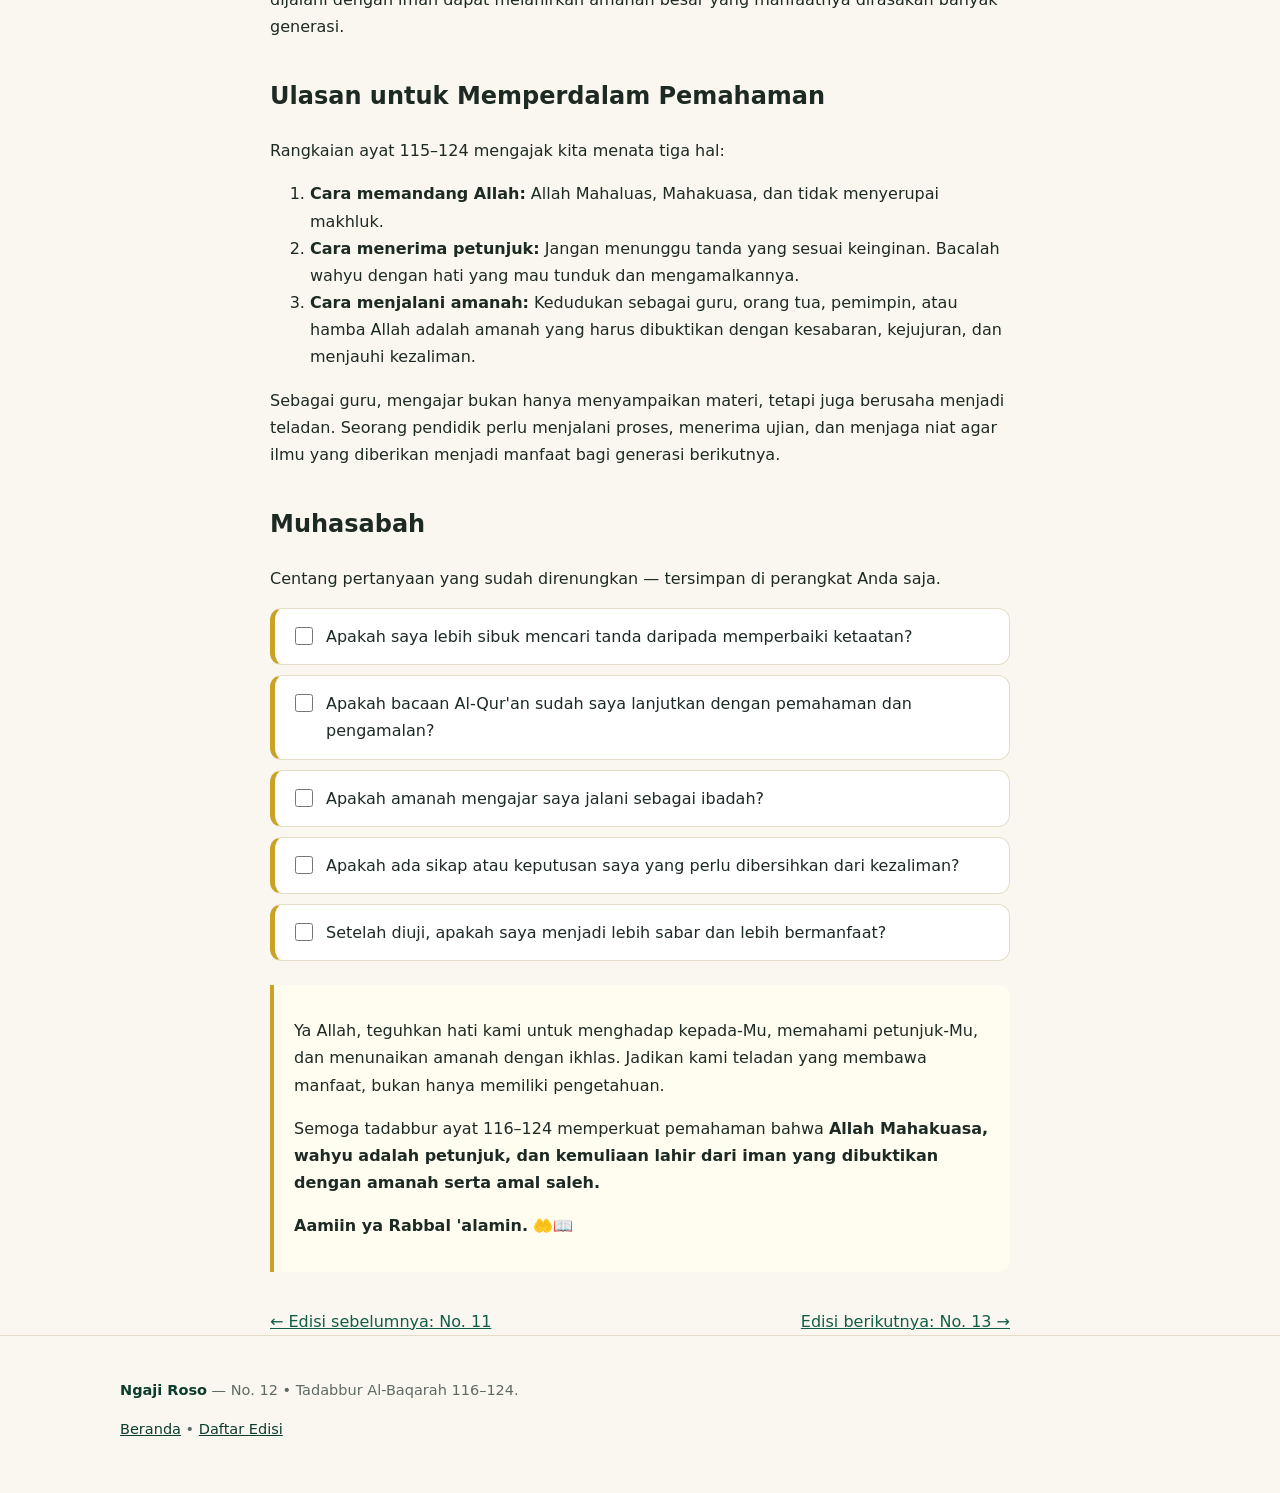
<file: ngaji/12-al-baqarah-116-124.html>
<!doctype html>
<html lang="id">
<head>
<meta charset="utf-8">
<meta name="viewport" content="width=device-width, initial-scale=1">
<title>Ngaji Roso No. 12 — Tadabbur Al-Baqarah 116–124</title>
<meta name="description" content="Ngaji Roso No. 12: Dialog interaktif, tadabbur Surah Al-Baqarah ayat 116–124 — kekhusyukan, keikhlasan, dan ujian yang melahirkan amanah.">
<link rel="stylesheet" href="../assets/css/style.css">
</head>
<body>
<a class="skip" href="#utama">Lewati ke konten utama</a>
<header class="site-header">
  <div class="wrap header-inner">
    <a class="brand" href="../index.html" aria-label="Beranda Ngaji Roso">
      <span class="brand-mark" aria-hidden="true">📖</span>
      <span><strong>Ngaji Roso</strong><span>Tadabbur • Muhasabah • Amal</span></span>
    </a>
    <button class="menu-btn" data-menu aria-expanded="false" aria-controls="nav">☰ Menu</button>
    <nav class="nav" id="nav" data-nav>
      <a href="../index.html">Beranda</a>
      <a href="../index.html#daftar-edisi">Daftar Edisi</a>
      <a class="cta" href="#muhasabah">Muhasabah ↓</a>
    </nav>
  </div>
</header>

<main id="utama">
  <div class="wrap">
    <p class="breadcrumb"><a href="../index.html">Beranda</a> / <a href="../index.html#daftar-edisi">Daftar Edisi</a> / No. 12</p>
  </div>

  <article class="wrap article">
    <p style="margin-top:16px"><span class="tag">NGAJI ROSO NO. 12</span></p>
    <h1 style="font-size:clamp(1.8rem,4.5vw,2.6rem);line-height:1.2;color:var(--green);margin:12px 0">Dialog Interaktif: Tadabbur Al-Baqarah 116–124</h1>
    <p class="meta"><strong>Dokumentasi:</strong> Ngaji Roso</p>

    <nav class="toc" aria-label="Daftar isi">
      <strong>Daftar isi</strong>
      <ol>
        <li><a href="#dialog-pembuka">Dialog Pembuka</a></li>
        <li><a href="#khusyuk">Ulasan Kekhusyukan dan Keikhlasan</a></li>
        <li><a href="#dialog-tadabbur">Dialog Tadabbur</a></li>
        <li><a href="#benang-merah">Benang Merah Al-Baqarah Ayat 115–125</a></li>
        <li><a href="#keterkaitan">Keterkaitan dengan Ayat Sebelumnya dan Sesudahnya</a></li>
        <li><a href="#pendalaman">Ulasan untuk Memperdalam Pemahaman</a></li>
        <li><a href="#muhasabah">Muhasabah</a></li>
      </ol>
    </nav>

    <h2 id="dialog-pembuka">Dialog Pembuka</h2>
    <p><strong>Jamaah:</strong> Alhamdulillah... sudah mandi, siap menghadap Gusti.
    Berikan ulasan tentang kekhusyukan dan menjaga keikhlasan dalam niat saat dan
    sesudahnya. Saya tinggal salat dulu.</p>
    <p><strong>Sahabat:</strong> Setelah membersihkan diri, kita bersiap menghadap
    Gusti Allah dengan hati yang lebih tenang. Salat bukan sekadar gerakan tubuh,
    melainkan perjalanan batin untuk mendekat kepada-Nya.</p>

    <h2 id="khusyuk">Ulasan Kekhusyukan dan Keikhlasan</h2>
    <p>Khusyuk berarti menghadirkan hati dalam salat. Pikiran mungkin sesekali
    terdistraksi, tetapi kita berusaha mengembalikannya kepada bacaan, makna, dan
    kesadaran bahwa kita sedang berdiri di hadapan Allah.</p>
    <p>Kekhusyukan dapat dijaga dengan:</p>
    <ul>
      <li>meluruskan niat sebelum takbir;</li>
      <li>memahami makna bacaan salat;</li>
      <li>mengingat bahwa kesempatan hidup dan salat adalah karunia;</li>
      <li>tidak tergesa-gesa dalam gerakan;</li>
      <li>mengurangi pikiran tentang urusan dunia;</li>
      <li>menyadari bahwa Allah mengetahui keadaan lahir dan batin kita.</li>
    </ul>
    <p>Keikhlasan tidak berhenti ketika salam diucapkan. Setelah salat, kita perlu
    menjaga amal agar tidak berubah menjadi kebanggaan atau riya. Keikhlasan
    sesudah salat dapat dijaga dengan bersyukur, memperbanyak istighfar, memohon
    agar ibadah diterima, dan membawa pengaruh salat ke dalam perilaku sehari-hari.</p>
    <p>Khusyuk terlihat ketika hati semakin dekat kepada Allah, sedangkan
    keikhlasan terlihat ketika akhlak semakin baik setelah beribadah.</p>
    <blockquote>
      <p>Ya Allah, hadirkan hatiku ketika menghadap-Mu, luruskan niatku, terimalah
      ibadahku, dan jagalah aku dari riya setelah beramal.</p>
    </blockquote>

    <h2 id="dialog-tadabbur">Dialog Tadabbur</h2>
    <p><strong>Jamaah:</strong> Alhamdulillah... ngajiku di waktu duduk di masjid
    sambil menunggu syuruq tiba. Kulanjutkan bacaanku dari ayat 116–124.
    Kurenungkan. Beri ulasan untuk mempertajam pemahamanku dan beri
    benang merah ayat sebelum dan sesudahnya.</p>
    <p><strong>Sahabat:</strong> Membaca sambil duduk di masjid menunggu syuruq
    adalah suasana yang baik untuk tadabbur — tenang, dekat dengan rumah Allah,
    dan hati lebih mudah diarahkan kepada makna ayat.</p>

    <h2 id="benang-merah">Benang Merah Al-Baqarah Ayat 115–125</h2>

    <h3>Ayat 115: Allah Tidak Dibatasi Arah dan Tempat</h3>
    <p>Allah menegaskan bahwa timur dan barat adalah milik-Nya. Ke mana pun
    manusia menghadap, di sanalah pengetahuan dan perhatian Allah meliputinya.
    Ayat ini menanamkan keyakinan bahwa Allah tidak dibatasi oleh arah, ruang,
    atau bangunan. Kiblat adalah bentuk ketaatan lahiriah, sedangkan yang
    terpenting adalah hati benar-benar menghadap kepada-Nya.</p>

    <h3>Ayat 116–117: Menyucikan Allah dari Sifat Makhluk</h3>
    <p>Allah Mahasuci, Mahakaya, dan Pencipta langit serta bumi. Bila Dia
    menetapkan sesuatu, Dia cukup berfirman, “Jadilah,” maka jadilah ia. Allah
    bukan bagian dari ciptaan, melainkan Pencipta seluruh ciptaan.</p>

    <h3>Ayat 118–121: Jangan Menuntut Tanda sambil Menolak Petunjuk</h3>
    <p>Tanda-tanda Allah telah banyak: wahyu, para rasul, alam semesta, pergantian
    siang dan malam, serta suara hati yang mengajak kepada kebenaran. Masalahnya
    bukan selalu kurangnya bukti, melainkan hati yang belum mau tunduk. Al-Qur'an
    perlu dibaca dengan benar: dilafalkan, dipahami, dibenarkan, dan diamalkan.</p>

    <h3>Ayat 122–123: Jangan Terlena oleh Identitas dan Sejarah</h3>
    <p>Manusia tidak boleh merasa aman hanya karena memiliki sejarah, keturunan,
    atau kedudukan tertentu. Menjadi umat Islam, memiliki ilmu, menjadi guru,
    atau sering mengikuti kajian belum otomatis menjamin keselamatan. Semua harus
    dibuktikan dengan iman, amal, kejujuran, dan tanggung jawab pribadi.</p>

    <h3>Ayat 124: Ujian Menjadi Jalan Menuju Amanah</h3>
    <p>Allah menguji Nabi Ibrahim dengan berbagai perintah, dan Ibrahim
    menunaikannya dengan sempurna. Setelah itu Allah menjadikannya imam atau
    teladan bagi manusia. Kedudukan mulia tidak diwariskan secara otomatis; ia
    harus dijaga dengan ketaatan dan bebas dari kezaliman.</p>

    <h2 id="keterkaitan">Keterkaitan dengan Ayat Sebelumnya dan Sesudahnya</h2>
    <p>Ayat 114 berbicara tentang orang yang menghalangi manusia mengingat Allah
    di masjid. Ayat 115 menegaskan bahwa manusia tidak akan pernah mampu
    membatasi kekuasaan dan pengawasan Allah.</p>
    <p>Ayat 124 berbicara tentang ujian Nabi Ibrahim dan amanahnya. Ayat 125
    melanjutkan dengan Ka'bah sebagai tempat kembali dan tempat yang aman bagi
    manusia. Ujian yang dijalani dengan iman dapat melahirkan amanah besar yang
    manfaatnya dirasakan banyak generasi.</p>

    <h2 id="pendalaman">Ulasan untuk Memperdalam Pemahaman</h2>
    <p>Rangkaian ayat 115–124 mengajak kita menata tiga hal:</p>
    <ol>
      <li><strong>Cara memandang Allah:</strong> Allah Mahaluas, Mahakuasa, dan tidak menyerupai makhluk.</li>
      <li><strong>Cara menerima petunjuk:</strong> Jangan menunggu tanda yang sesuai keinginan. Bacalah wahyu dengan hati yang mau tunduk dan mengamalkannya.</li>
      <li><strong>Cara menjalani amanah:</strong> Kedudukan sebagai guru, orang tua, pemimpin, atau hamba Allah adalah amanah yang harus dibuktikan dengan kesabaran, kejujuran, dan menjauhi kezaliman.</li>
    </ol>
    <p>Sebagai guru, mengajar bukan hanya menyampaikan materi, tetapi juga
    berusaha menjadi teladan. Seorang pendidik perlu menjalani proses, menerima
    ujian, dan menjaga niat agar ilmu yang diberikan menjadi manfaat bagi
    generasi berikutnya.</p>

    <h2 id="muhasabah">Muhasabah</h2>
    <p>Centang pertanyaan yang sudah direnungkan — tersimpan di perangkat Anda saja.</p>
    <ul class="muhasabah" data-muhasabah="12">
      <li><label><input type="checkbox"> Apakah saya lebih sibuk mencari tanda daripada memperbaiki ketaatan?</label></li>
      <li><label><input type="checkbox"> Apakah bacaan Al-Qur'an sudah saya lanjutkan dengan pemahaman dan pengamalan?</label></li>
      <li><label><input type="checkbox"> Apakah amanah mengajar saya jalani sebagai ibadah?</label></li>
      <li><label><input type="checkbox"> Apakah ada sikap atau keputusan saya yang perlu dibersihkan dari kezaliman?</label></li>
      <li><label><input type="checkbox"> Setelah diuji, apakah saya menjadi lebih sabar dan lebih bermanfaat?</label></li>
    </ul>

    <blockquote>
      <p>Ya Allah, teguhkan hati kami untuk menghadap kepada-Mu, memahami
      petunjuk-Mu, dan menunaikan amanah dengan ikhlas. Jadikan kami teladan yang
      membawa manfaat, bukan hanya memiliki pengetahuan.</p>
      <p>Semoga tadabbur ayat 116–124 memperkuat pemahaman bahwa
      <strong>Allah Mahakuasa, wahyu adalah petunjuk, dan kemuliaan lahir dari
      iman yang dibuktikan dengan amanah serta amal saleh.</strong></p>
      <p><strong>Aamiin ya Rabbal 'alamin.</strong> 🤲📖</p>
    </blockquote>

    <nav class="pager" aria-label="Navigasi edisi">
      <a href="11-langkahku-meraih-fadilah-mu.html">← Edisi sebelumnya: No. 11</a>
      <a href="13-al-baqarah-125-134.html">Edisi berikutnya: No. 13 →</a>
    </nav>
  </article>
</main>

<footer class="site-footer">
  <div class="wrap">
    <p><strong style="color:var(--green)">Ngaji Roso</strong> — No. 12 • Tadabbur Al-Baqarah 116–124.</p>
    <p><a href="../index.html">Beranda</a> • <a href="../index.html#daftar-edisi">Daftar Edisi</a></p>
  </div>
</footer>
<script src="../assets/js/main.js"></script>
</body>
</html>
</file>
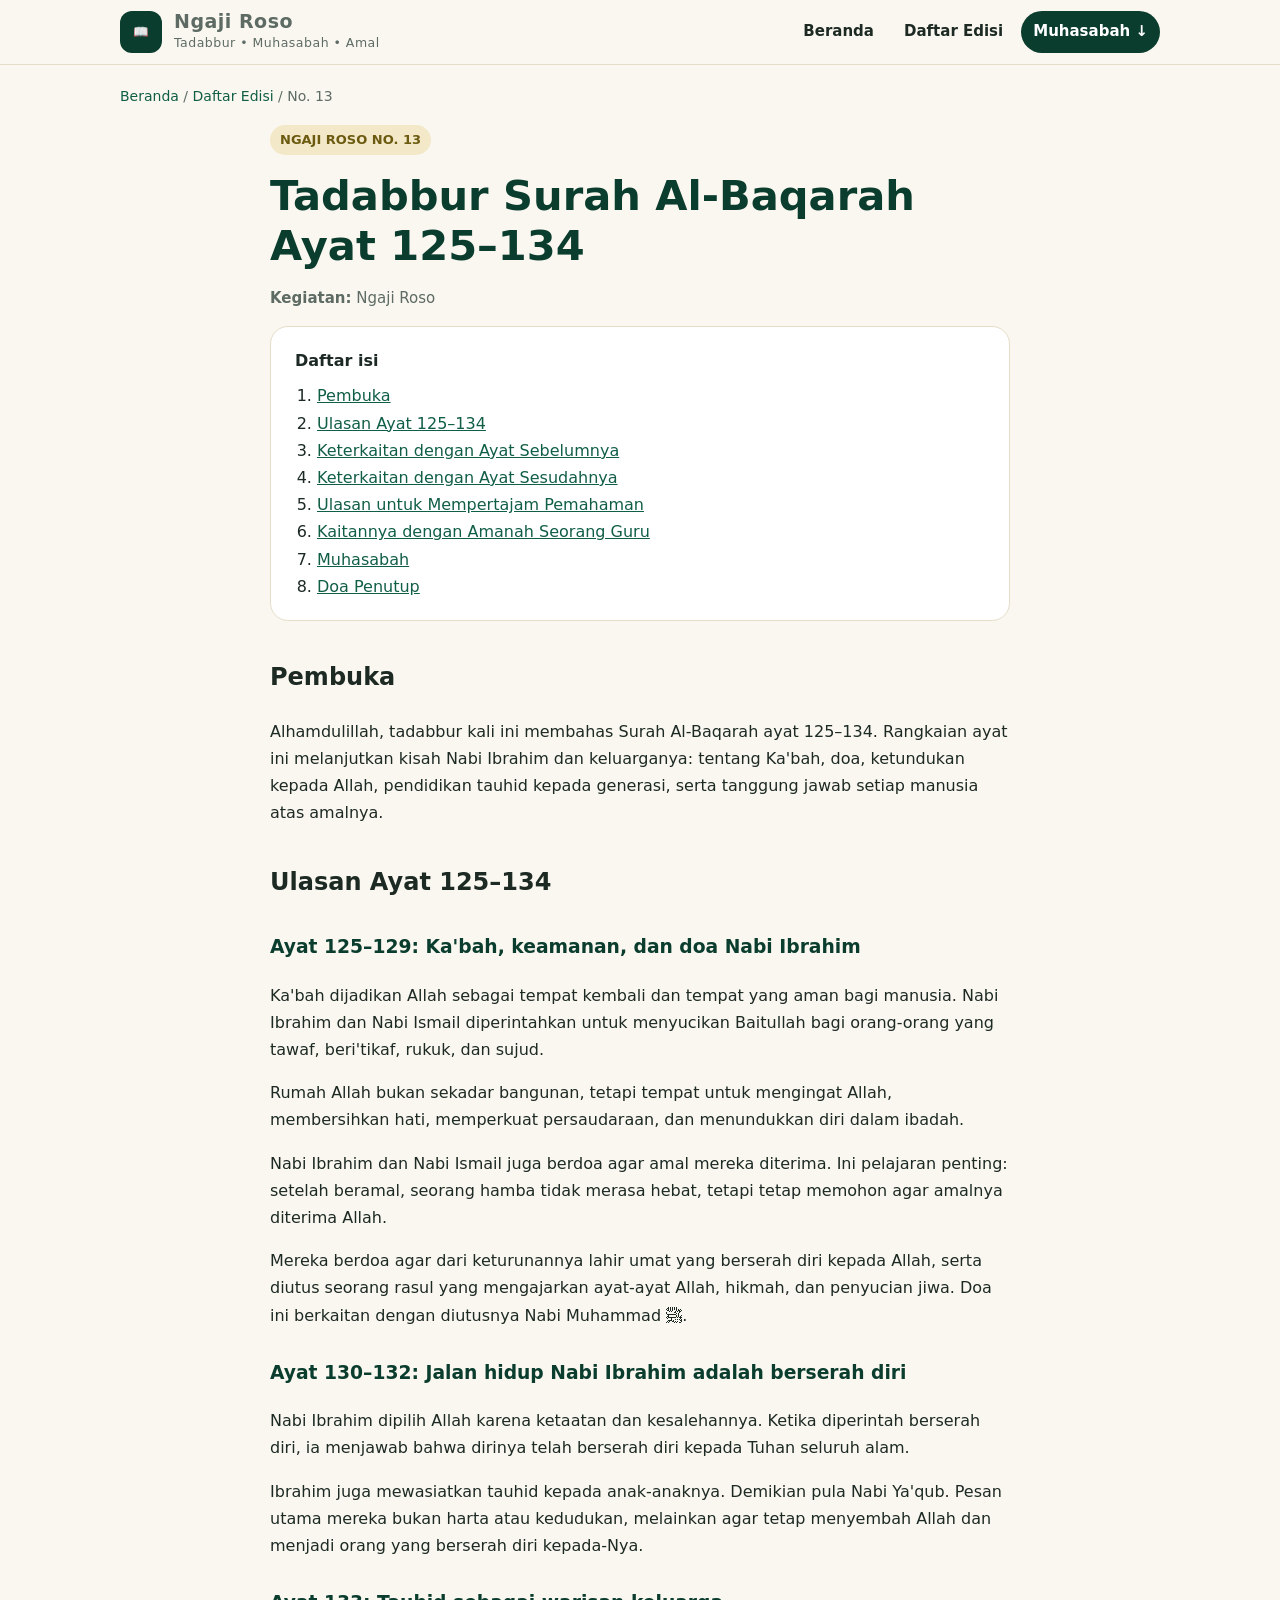
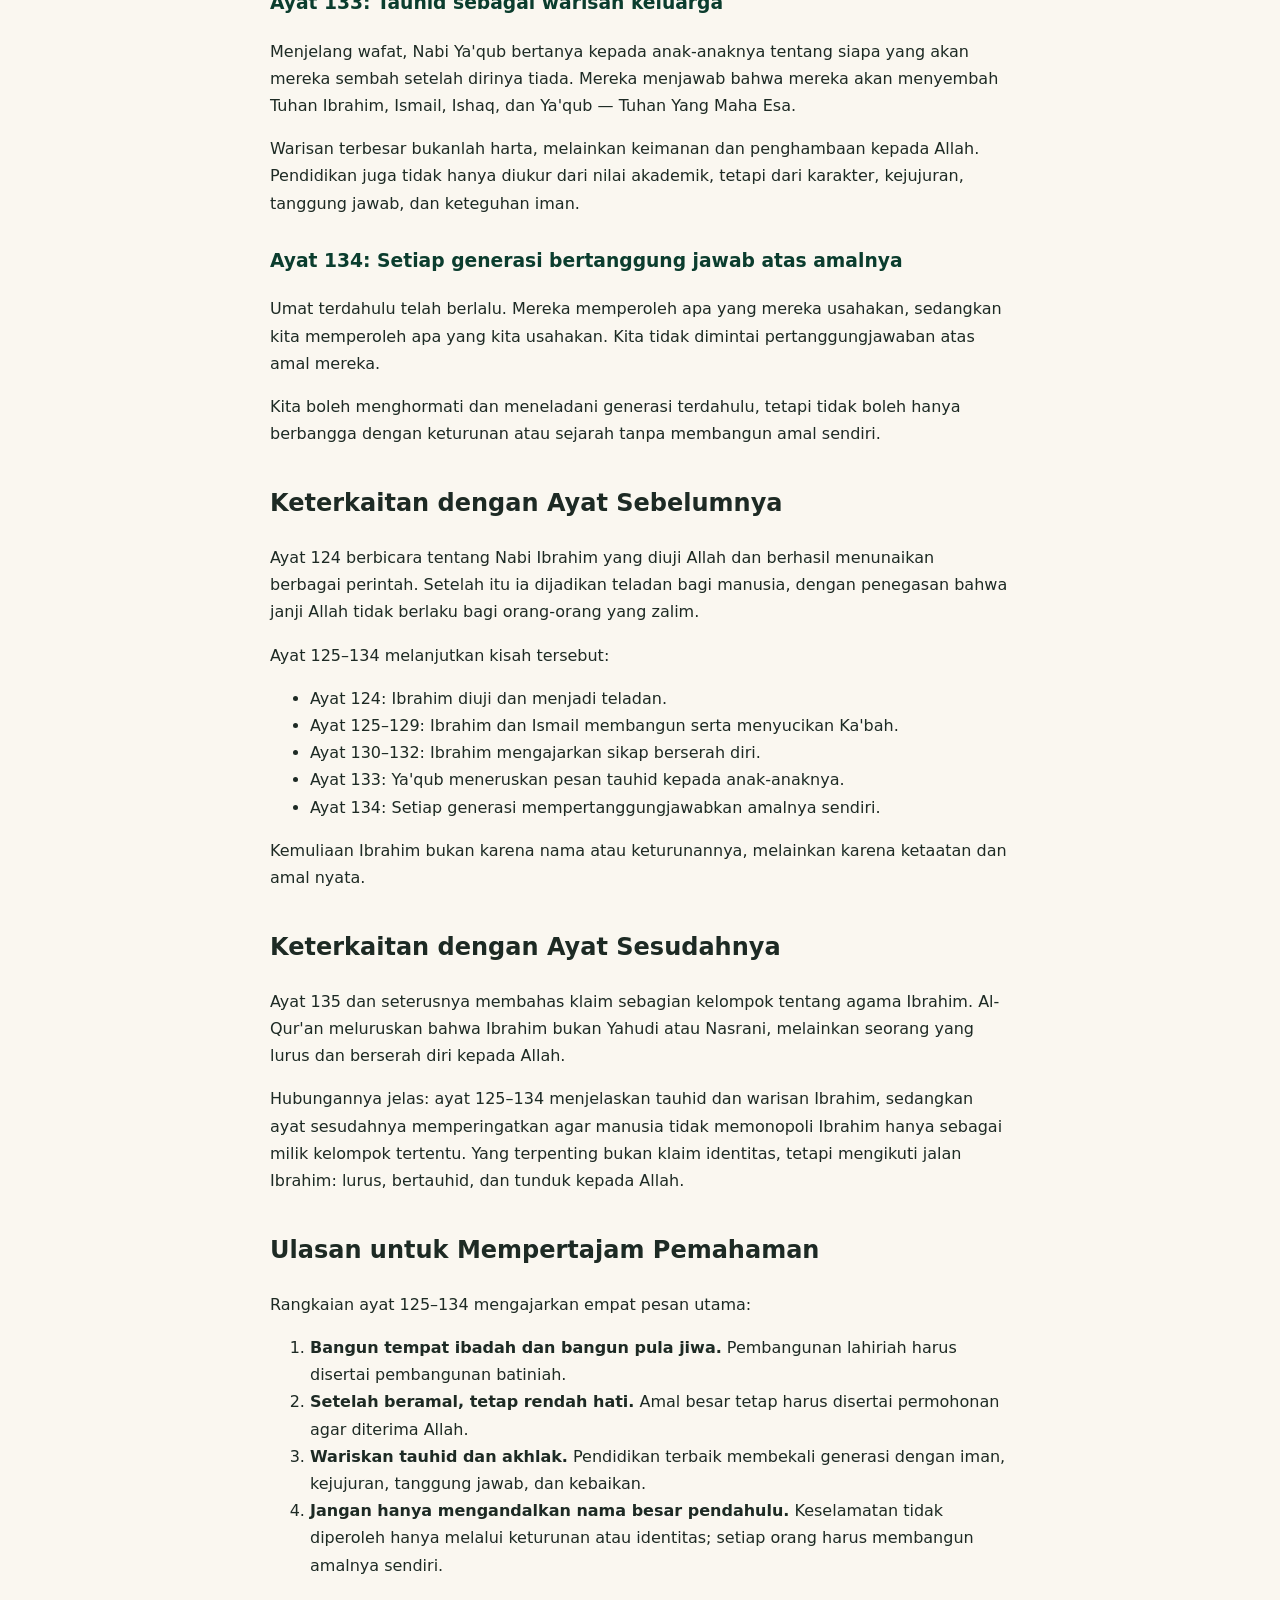
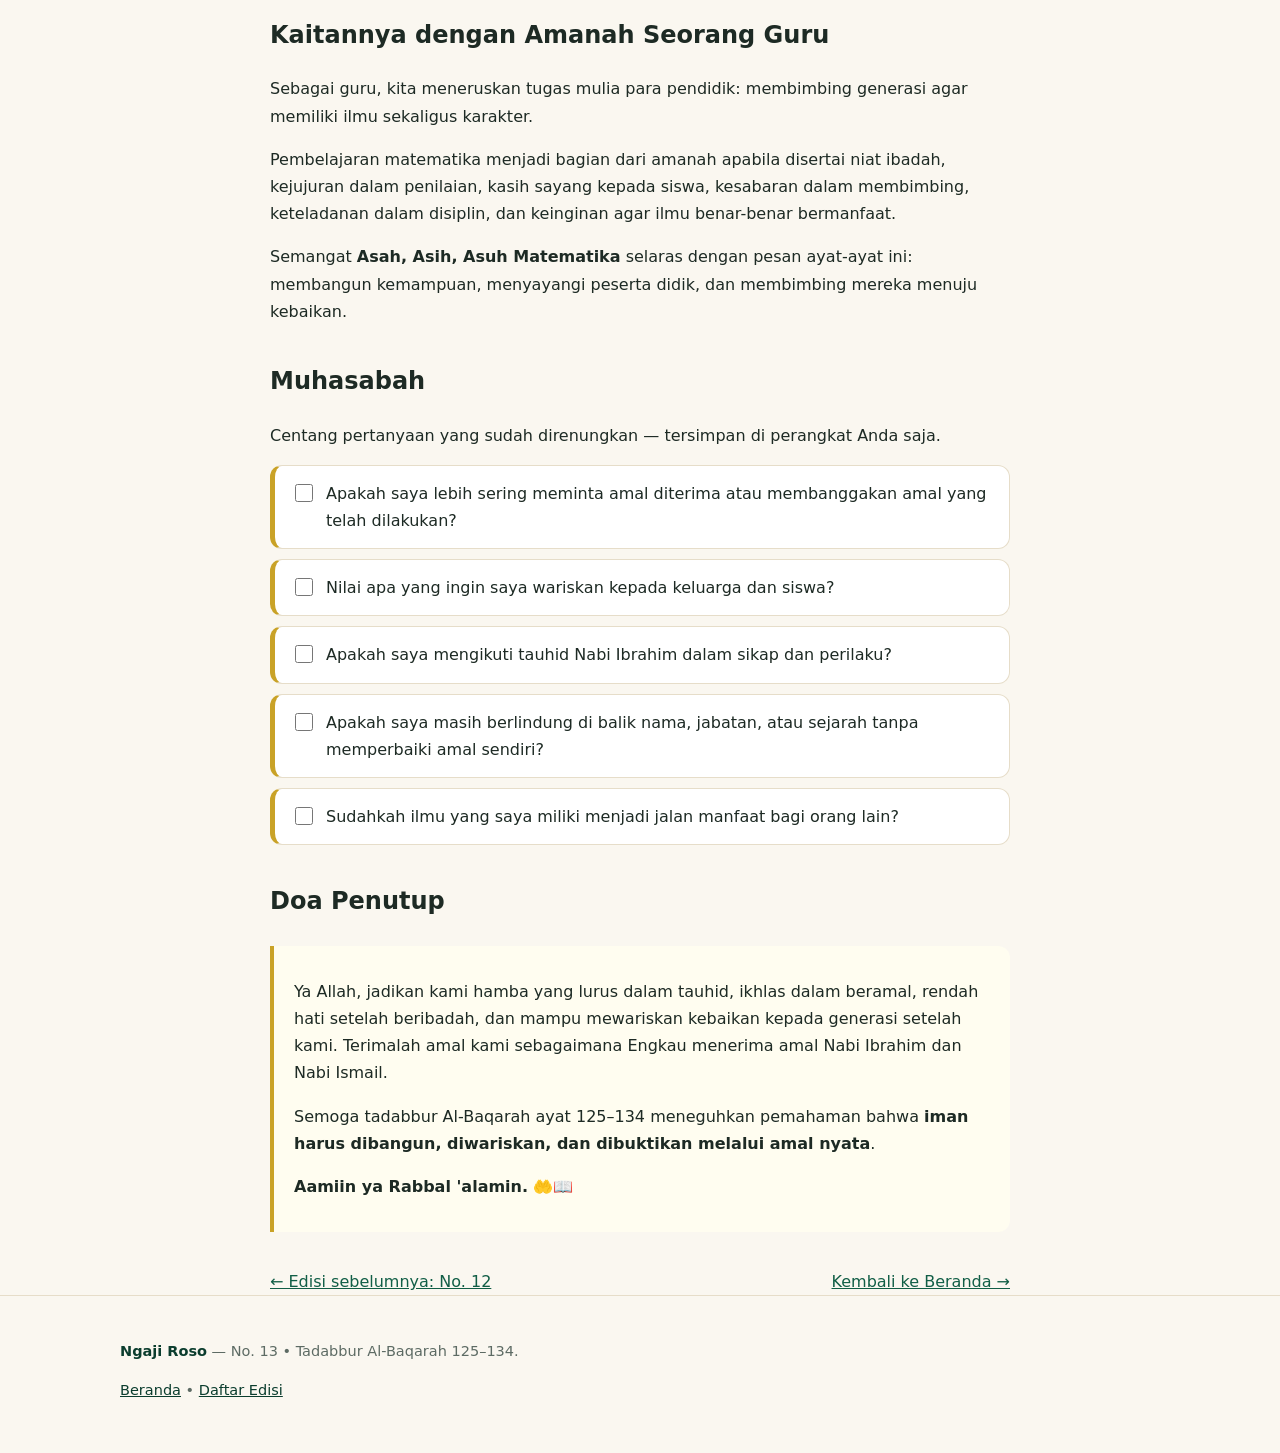
<file: ngaji/13-al-baqarah-125-134.html>
<!doctype html>
<html lang="id">
<head>
<meta charset="utf-8">
<meta name="viewport" content="width=device-width, initial-scale=1">
<title>Ngaji Roso No. 13 — Tadabbur Al-Baqarah 125–134</title>
<meta name="description" content="Ngaji Roso No. 13: Tadabbur Surah Al-Baqarah ayat 125–134 — Ka'bah, doa Nabi Ibrahim, warisan tauhid, dan tanggung jawab amal tiap generasi.">
<link rel="stylesheet" href="../assets/css/style.css">
</head>
<body>
<a class="skip" href="#utama">Lewati ke konten utama</a>
<header class="site-header">
  <div class="wrap header-inner">
    <a class="brand" href="../index.html" aria-label="Beranda Ngaji Roso">
      <span class="brand-mark" aria-hidden="true">📖</span>
      <span><strong>Ngaji Roso</strong><span>Tadabbur • Muhasabah • Amal</span></span>
    </a>
    <button class="menu-btn" data-menu aria-expanded="false" aria-controls="nav">☰ Menu</button>
    <nav class="nav" id="nav" data-nav>
      <a href="../index.html">Beranda</a>
      <a href="../index.html#daftar-edisi">Daftar Edisi</a>
      <a class="cta" href="#muhasabah">Muhasabah ↓</a>
    </nav>
  </div>
</header>

<main id="utama">
  <div class="wrap">
    <p class="breadcrumb"><a href="../index.html">Beranda</a> / <a href="../index.html#daftar-edisi">Daftar Edisi</a> / No. 13</p>
  </div>

  <article class="wrap article">
    <p style="margin-top:16px"><span class="tag">NGAJI ROSO NO. 13</span></p>
    <h1 style="font-size:clamp(1.8rem,4.5vw,2.6rem);line-height:1.2;color:var(--green);margin:12px 0">Tadabbur Surah Al-Baqarah Ayat 125–134</h1>
    <p class="meta"><strong>Kegiatan:</strong> Ngaji Roso</p>

    <nav class="toc" aria-label="Daftar isi">
      <strong>Daftar isi</strong>
      <ol>
        <li><a href="#pembuka">Pembuka</a></li>
        <li><a href="#ulasan">Ulasan Ayat 125–134</a></li>
        <li><a href="#sebelumnya">Keterkaitan dengan Ayat Sebelumnya</a></li>
        <li><a href="#sesudahnya">Keterkaitan dengan Ayat Sesudahnya</a></li>
        <li><a href="#pesan">Ulasan untuk Mempertajam Pemahaman</a></li>
        <li><a href="#amanah">Kaitannya dengan Amanah Seorang Guru</a></li>
        <li><a href="#muhasabah">Muhasabah</a></li>
        <li><a href="#doa">Doa Penutup</a></li>
      </ol>
    </nav>

    <h2 id="pembuka">Pembuka</h2>
    <p>Alhamdulillah, tadabbur kali ini membahas Surah Al-Baqarah ayat 125–134.
    Rangkaian ayat ini melanjutkan kisah Nabi Ibrahim dan keluarganya: tentang
    Ka'bah, doa, ketundukan kepada Allah, pendidikan tauhid kepada generasi,
    serta tanggung jawab setiap manusia atas amalnya.</p>

    <h2 id="ulasan">Ulasan Ayat 125–134</h2>

    <h3>Ayat 125–129: Ka'bah, keamanan, dan doa Nabi Ibrahim</h3>
    <p>Ka'bah dijadikan Allah sebagai tempat kembali dan tempat yang aman bagi
    manusia. Nabi Ibrahim dan Nabi Ismail diperintahkan untuk menyucikan
    Baitullah bagi orang-orang yang tawaf, beri'tikaf, rukuk, dan sujud.</p>
    <p>Rumah Allah bukan sekadar bangunan, tetapi tempat untuk mengingat Allah,
    membersihkan hati, memperkuat persaudaraan, dan menundukkan diri dalam ibadah.</p>
    <p>Nabi Ibrahim dan Nabi Ismail juga berdoa agar amal mereka diterima. Ini
    pelajaran penting: setelah beramal, seorang hamba tidak merasa hebat, tetapi
    tetap memohon agar amalnya diterima Allah.</p>
    <p>Mereka berdoa agar dari keturunannya lahir umat yang berserah diri kepada
    Allah, serta diutus seorang rasul yang mengajarkan ayat-ayat Allah, hikmah,
    dan penyucian jiwa. Doa ini berkaitan dengan diutusnya Nabi Muhammad ﷺ.</p>

    <h3>Ayat 130–132: Jalan hidup Nabi Ibrahim adalah berserah diri</h3>
    <p>Nabi Ibrahim dipilih Allah karena ketaatan dan kesalehannya. Ketika
    diperintah berserah diri, ia menjawab bahwa dirinya telah berserah diri
    kepada Tuhan seluruh alam.</p>
    <p>Ibrahim juga mewasiatkan tauhid kepada anak-anaknya. Demikian pula Nabi
    Ya'qub. Pesan utama mereka bukan harta atau kedudukan, melainkan agar tetap
    menyembah Allah dan menjadi orang yang berserah diri kepada-Nya.</p>

    <h3>Ayat 133: Tauhid sebagai warisan keluarga</h3>
    <p>Menjelang wafat, Nabi Ya'qub bertanya kepada anak-anaknya tentang siapa
    yang akan mereka sembah setelah dirinya tiada. Mereka menjawab bahwa mereka
    akan menyembah Tuhan Ibrahim, Ismail, Ishaq, dan Ya'qub — Tuhan Yang Maha Esa.</p>
    <p>Warisan terbesar bukanlah harta, melainkan keimanan dan penghambaan kepada
    Allah. Pendidikan juga tidak hanya diukur dari nilai akademik, tetapi dari
    karakter, kejujuran, tanggung jawab, dan keteguhan iman.</p>

    <h3>Ayat 134: Setiap generasi bertanggung jawab atas amalnya</h3>
    <p>Umat terdahulu telah berlalu. Mereka memperoleh apa yang mereka usahakan,
    sedangkan kita memperoleh apa yang kita usahakan. Kita tidak dimintai
    pertanggungjawaban atas amal mereka.</p>
    <p>Kita boleh menghormati dan meneladani generasi terdahulu, tetapi tidak
    boleh hanya berbangga dengan keturunan atau sejarah tanpa membangun amal sendiri.</p>

    <h2 id="sebelumnya">Keterkaitan dengan Ayat Sebelumnya</h2>
    <p>Ayat 124 berbicara tentang Nabi Ibrahim yang diuji Allah dan berhasil
    menunaikan berbagai perintah. Setelah itu ia dijadikan teladan bagi manusia,
    dengan penegasan bahwa janji Allah tidak berlaku bagi orang-orang yang zalim.</p>
    <p>Ayat 125–134 melanjutkan kisah tersebut:</p>
    <ul>
      <li>Ayat 124: Ibrahim diuji dan menjadi teladan.</li>
      <li>Ayat 125–129: Ibrahim dan Ismail membangun serta menyucikan Ka'bah.</li>
      <li>Ayat 130–132: Ibrahim mengajarkan sikap berserah diri.</li>
      <li>Ayat 133: Ya'qub meneruskan pesan tauhid kepada anak-anaknya.</li>
      <li>Ayat 134: Setiap generasi mempertanggungjawabkan amalnya sendiri.</li>
    </ul>
    <p>Kemuliaan Ibrahim bukan karena nama atau keturunannya, melainkan karena
    ketaatan dan amal nyata.</p>

    <h2 id="sesudahnya">Keterkaitan dengan Ayat Sesudahnya</h2>
    <p>Ayat 135 dan seterusnya membahas klaim sebagian kelompok tentang agama
    Ibrahim. Al-Qur'an meluruskan bahwa Ibrahim bukan Yahudi atau Nasrani,
    melainkan seorang yang lurus dan berserah diri kepada Allah.</p>
    <p>Hubungannya jelas: ayat 125–134 menjelaskan tauhid dan warisan Ibrahim,
    sedangkan ayat sesudahnya memperingatkan agar manusia tidak memonopoli Ibrahim
    hanya sebagai milik kelompok tertentu. Yang terpenting bukan klaim identitas,
    tetapi mengikuti jalan Ibrahim: lurus, bertauhid, dan tunduk kepada Allah.</p>

    <h2 id="pesan">Ulasan untuk Mempertajam Pemahaman</h2>
    <p>Rangkaian ayat 125–134 mengajarkan empat pesan utama:</p>
    <ol>
      <li><strong>Bangun tempat ibadah dan bangun pula jiwa.</strong> Pembangunan lahiriah harus disertai pembangunan batiniah.</li>
      <li><strong>Setelah beramal, tetap rendah hati.</strong> Amal besar tetap harus disertai permohonan agar diterima Allah.</li>
      <li><strong>Wariskan tauhid dan akhlak.</strong> Pendidikan terbaik membekali generasi dengan iman, kejujuran, tanggung jawab, dan kebaikan.</li>
      <li><strong>Jangan hanya mengandalkan nama besar pendahulu.</strong> Keselamatan tidak diperoleh hanya melalui keturunan atau identitas; setiap orang harus membangun amalnya sendiri.</li>
    </ol>

    <h2 id="amanah">Kaitannya dengan Amanah Seorang Guru</h2>
    <p>Sebagai guru, kita meneruskan tugas mulia para pendidik: membimbing
    generasi agar memiliki ilmu sekaligus karakter.</p>
    <p>Pembelajaran matematika menjadi bagian dari amanah apabila disertai niat
    ibadah, kejujuran dalam penilaian, kasih sayang kepada siswa, kesabaran dalam
    membimbing, keteladanan dalam disiplin, dan keinginan agar ilmu benar-benar bermanfaat.</p>
    <p>Semangat <strong>Asah, Asih, Asuh Matematika</strong> selaras dengan pesan
    ayat-ayat ini: membangun kemampuan, menyayangi peserta didik, dan membimbing
    mereka menuju kebaikan.</p>

    <h2 id="muhasabah">Muhasabah</h2>
    <p>Centang pertanyaan yang sudah direnungkan — tersimpan di perangkat Anda saja.</p>
    <ul class="muhasabah" data-muhasabah>
      <li><label><input type="checkbox"> Apakah saya lebih sering meminta amal diterima atau membanggakan amal yang telah dilakukan?</label></li>
      <li><label><input type="checkbox"> Nilai apa yang ingin saya wariskan kepada keluarga dan siswa?</label></li>
      <li><label><input type="checkbox"> Apakah saya mengikuti tauhid Nabi Ibrahim dalam sikap dan perilaku?</label></li>
      <li><label><input type="checkbox"> Apakah saya masih berlindung di balik nama, jabatan, atau sejarah tanpa memperbaiki amal sendiri?</label></li>
      <li><label><input type="checkbox"> Sudahkah ilmu yang saya miliki menjadi jalan manfaat bagi orang lain?</label></li>
    </ul>

    <h2 id="doa">Doa Penutup</h2>
    <blockquote>
      <p>Ya Allah, jadikan kami hamba yang lurus dalam tauhid, ikhlas dalam
      beramal, rendah hati setelah beribadah, dan mampu mewariskan kebaikan kepada
      generasi setelah kami. Terimalah amal kami sebagaimana Engkau menerima amal
      Nabi Ibrahim dan Nabi Ismail.</p>
      <p>Semoga tadabbur Al-Baqarah ayat 125–134 meneguhkan pemahaman bahwa
      <strong>iman harus dibangun, diwariskan, dan dibuktikan melalui amal nyata</strong>.</p>
      <p><strong>Aamiin ya Rabbal 'alamin.</strong> 🤲📖</p>
    </blockquote>

    <nav class="pager" aria-label="Navigasi edisi">
      <a href="12-al-baqarah-116-124.html">← Edisi sebelumnya: No. 12</a>
      <a href="../index.html">Kembali ke Beranda →</a>
    </nav>
  </article>
</main>

<footer class="site-footer">
  <div class="wrap">
    <p><strong style="color:var(--green)">Ngaji Roso</strong> — No. 13 • Tadabbur Al-Baqarah 125–134.</p>
    <p><a href="../index.html">Beranda</a> • <a href="../index.html#daftar-edisi">Daftar Edisi</a></p>
  </div>
</footer>
<script src="../assets/js/main.js"></script>
</body>
</html>
</file>
<file: assets/css/style.css>
:root{
  --green:#0b3d2e; --green-2:#115e46; --gold:#c9a227; --gold-soft:#f3e9c8;
  --cream:#faf7f0; --paper:#ffffff; --ink:#1d2a24; --muted:#5d6b64;
  --line:#e6ddc9; --radius:18px; --shadow:0 10px 30px rgba(11,61,46,.12);
}
*{box-sizing:border-box}
html{scroll-behavior:smooth}
body{margin:0;font-family:system-ui,-apple-system,"Segoe UI",Roboto,"Helvetica Neue",Arial,sans-serif;background:var(--cream);color:var(--ink);line-height:1.7}
a{color:var(--green-2)} a:hover{color:var(--green)}
img{max-width:100%}
.wrap{max-width:1080px;margin:0 auto;padding:0 20px}
.skip{position:absolute;left:-9999px}.skip:focus{left:16px;top:16px;background:#fff;padding:8px 12px;z-index:99}

/* Header */
.site-header{position:sticky;top:0;z-index:50;background:rgba(250,247,240,.95);backdrop-filter:blur(8px);border-bottom:1px solid var(--line)}
.header-inner{display:flex;align-items:center;justify-content:space-between;gap:16px;min-height:64px}
.brand{display:flex;align-items:center;gap:12px;text-decoration:none;color:var(--green)}
.brand-mark{width:42px;height:42px;border-radius:12px;background:var(--green);color:#fff;display:grid;place-items:center;font-size:22px}
.brand strong{display:block;line-height:1.1;font-size:19px}
.brand span{font-size:12.5px;color:var(--muted);letter-spacing:.04em}
.nav{display:flex;gap:6px;align-items:center}
.nav a{padding:8px 12px;border-radius:999px;text-decoration:none;color:var(--ink);font-weight:600;font-size:15px}
.nav a:hover{background:var(--gold-soft)}
.nav .cta{background:var(--green);color:#fff}.nav .cta:hover{background:var(--green-2)}
.menu-btn{display:none;border:1px solid var(--line);background:#fff;border-radius:10px;padding:8px 12px;font-size:16px;cursor:pointer}

/* Hero */
.hero{background:linear-gradient(160deg,var(--green) 0%,#0e5340 70%,#157155 100%);color:#fff;padding:56px 0 48px}
.hero-eyebrow{display:inline-block;background:rgba(255,255,255,.14);border:1px solid rgba(255,255,255,.25);padding:6px 12px;border-radius:999px;font-size:13.5px;letter-spacing:.05em}
.hero h1{font-size:clamp(2rem,5vw,3.4rem);line-height:1.15;margin:18px 0 12px;max-width:820px}
.hero p.lead{font-size:clamp(1.05rem,2.4vw,1.3rem);color:#dcefe6;max-width:760px;margin:0 0 24px}
.hero-actions{display:flex;flex-wrap:wrap;gap:12px}
.btn{display:inline-block;padding:12px 20px;border-radius:999px;text-decoration:none;font-weight:700;border:2px solid transparent}
.btn-gold{background:var(--gold);color:#241d00}.btn-gold:hover{background:#dcb93a;color:#241d00}
.btn-outline{border-color:rgba(255,255,255,.6);color:#fff}.btn-outline:hover{background:rgba(255,255,255,.12);color:#fff}
.hero-meta{margin-top:28px;display:flex;flex-wrap:wrap;gap:10px}
.hero-meta span{background:rgba(255,255,255,.1);border:1px solid rgba(255,255,255,.18);border-radius:999px;padding:6px 12px;font-size:14px}

/* Sections & cards */
section{padding:44px 0}
section h2{font-size:clamp(1.5rem,3.5vw,2.1rem);line-height:1.25;margin:0 0 10px;color:var(--green)}
.section-sub{color:var(--muted);max-width:720px;margin:0 0 24px}
.grid{display:grid;gap:18px}
.grid-2{grid-template-columns:repeat(2,1fr)}
.grid-3{grid-template-columns:repeat(3,1fr)}
.card{background:var(--paper);border:1px solid var(--line);border-radius:var(--radius);padding:24px;box-shadow:var(--shadow)}
.card h3{margin:0 0 8px;color:var(--green);font-size:1.2rem}
.card p{margin:0 0 12px;color:var(--muted)}
.card .num{font-size:2rem;line-height:1;color:var(--gold);font-weight:800}
.tag{display:inline-block;background:var(--gold-soft);color:#6b5a10;border-radius:999px;padding:4px 10px;font-size:13px;font-weight:700}
.featured{display:grid;grid-template-columns:1.15fr .85fr;gap:0;overflow:hidden;padding:0}
.featured-main{padding:28px}
.featured-side{background:var(--green);color:#eaf5ef;padding:28px}
.featured-side h3{color:#fff}.featured-side p{color:#cfe6da}
.featured-side ul{padding-left:20px;margin:12px 0}
.edition-card .edition-no{font-size:13px;letter-spacing:.08em;text-transform:uppercase;color:var(--gold);font-weight:800}
.edition-card h3{font-size:1.35rem}
.soon{opacity:.92;border-style:dashed}
.muhasabah{list-style:none;padding:0;margin:0;display:grid;gap:10px}
.muhasabah li{background:#fff;border:1px solid var(--line);border-left:5px solid var(--gold);border-radius:12px;padding:14px 16px}
.muhasabah label{display:flex;gap:10px;cursor:pointer}
.muhasabah input{accent-color:var(--green);width:18px;height:18px;margin-top:4px;flex:none}
.doa{background:var(--green);color:#fff;border-radius:var(--radius);padding:28px}
.doa h2{color:#fff}.doa p{color:#dcefe6}
.toc{background:#fff;border:1px solid var(--line);border-radius:var(--radius);padding:20px 24px}
.toc ol{margin:8px 0 0;padding-left:22px}
.article{max-width:780px;margin:0 auto}
.article h2{margin-top:36px}
.article h3{color:var(--green);margin-top:28px}
.article blockquote{border-left:4px solid var(--gold);background:#fffdf0;padding:16px 20px;border-radius:0 12px 12px 0;margin:24px 0}
.breadcrumb{font-size:14px;color:var(--muted);margin:20px 0 0}
.breadcrumb a{text-decoration:none}
.meta{color:var(--muted);font-size:15px}
.pager{display:flex;justify-content:space-between;gap:12px;flex-wrap:wrap;margin-top:36px}
.site-footer{border-top:1px solid var(--line);padding:28px 0 36px;color:var(--muted);font-size:14.5px}
.site-footer a{color:var(--green)}

/* Responsive */
@media (max-width:760px){
  .menu-btn{display:block}
  .nav{display:none;position:absolute;top:64px;left:0;right:0;background:#fff;border-bottom:1px solid var(--line);flex-direction:column;align-items:stretch;padding:12px 20px 16px}
  .nav.open{display:flex}
  .nav a{padding:12px}
  .grid-2,.grid-3,.featured{grid-template-columns:1fr}
  section{padding:32px 0}
  .hero{padding:40px 0 36px}
  .featured-main,.featured-side{padding:22px}
}
@media (prefers-reduced-motion:reduce){html{scroll-behavior:auto}}
</file>
